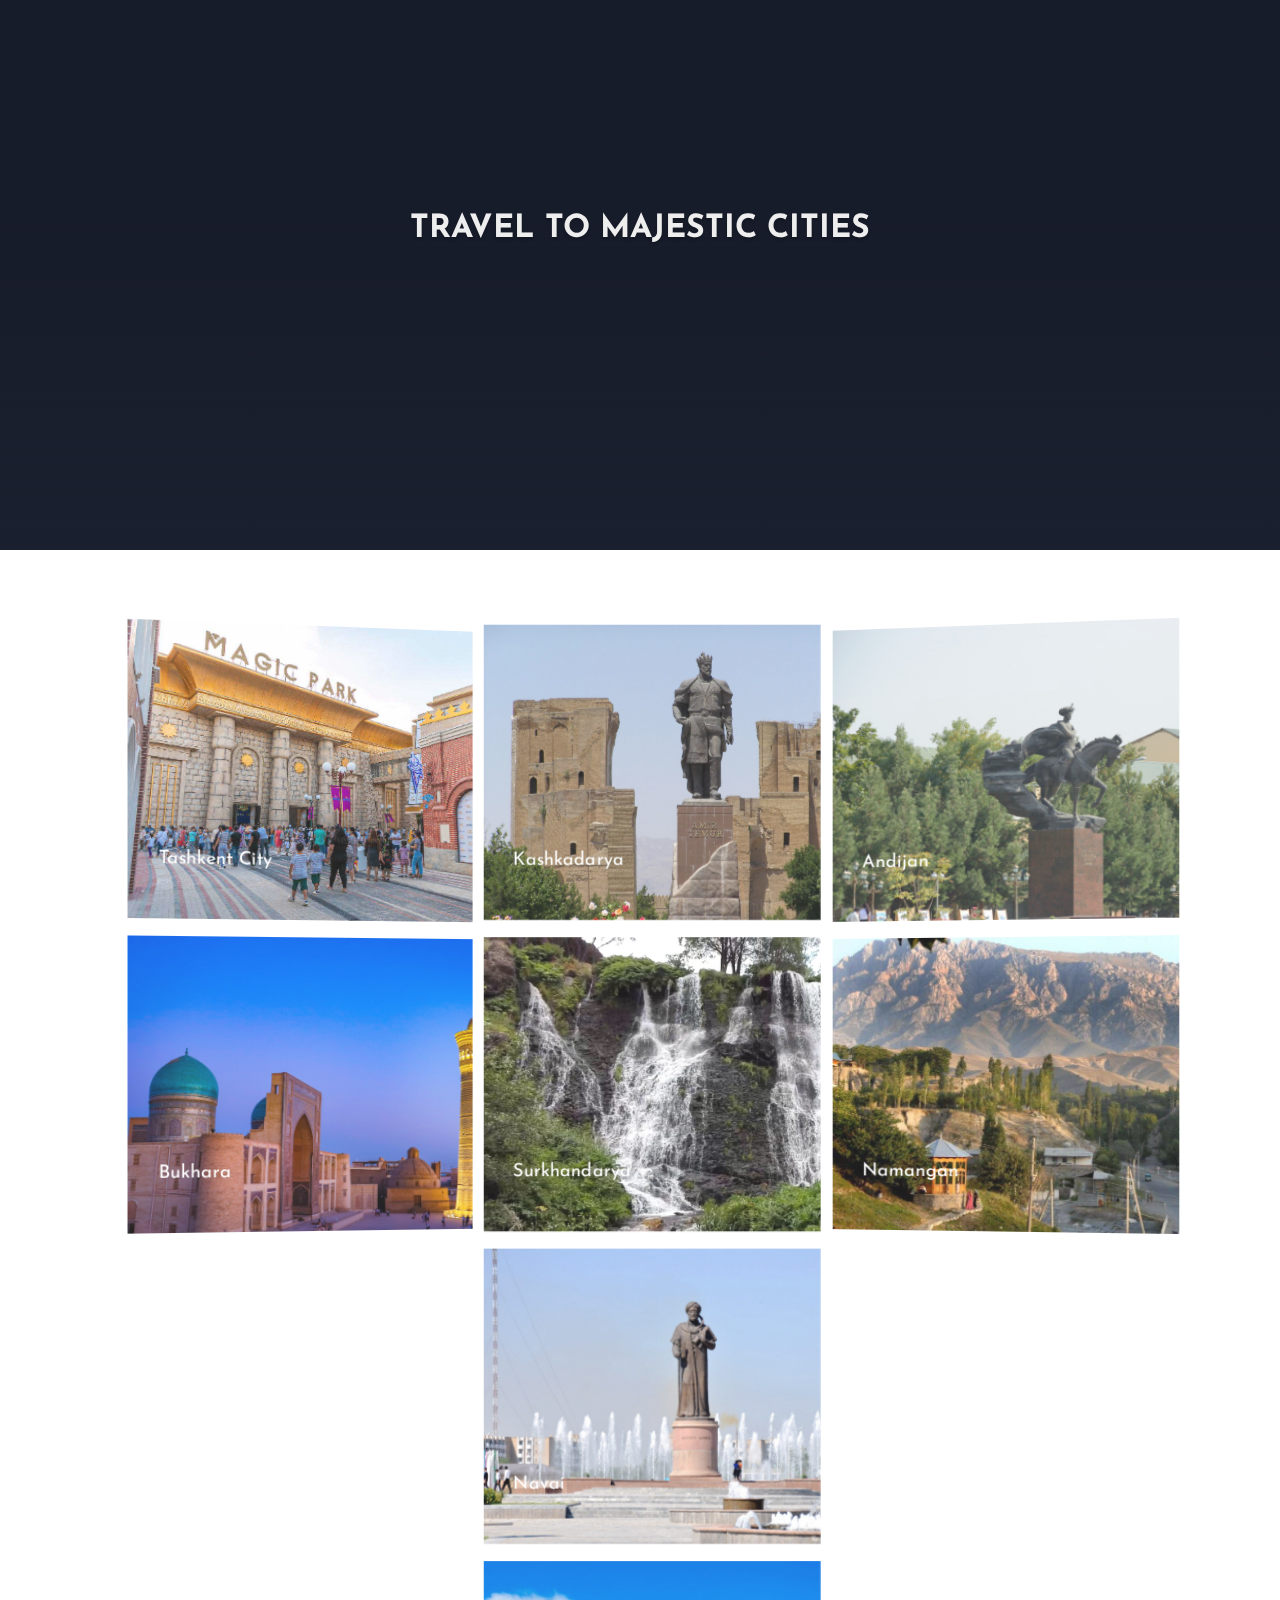
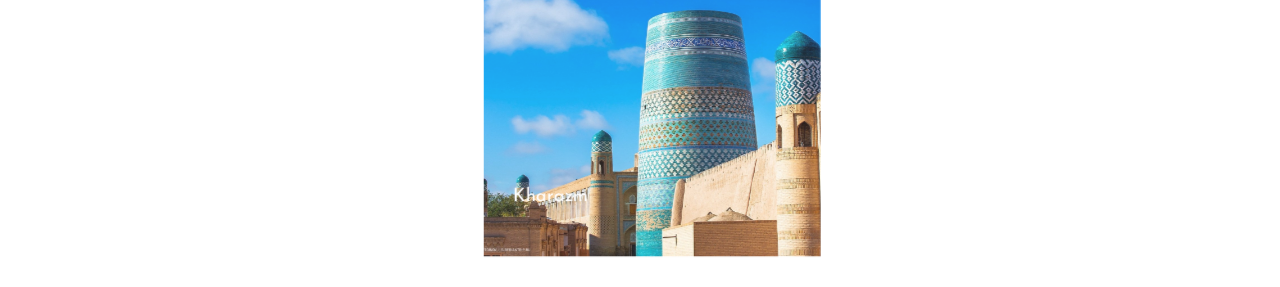
<file: tourly-master/more-destination/more_destination.html>
<!DOCTYPE html>
<html lang="en">
<head>
    <meta charset="UTF-8">
    <meta http-equiv="X-UA-Compatible" content="IE=edge">
    <meta name="viewport" content="width=device-width, initial-scale=1.0">
    <title>Kids - Travel agancy</title>

    <!--
      - favicon
    -->
    <link rel="shortcut icon" href="./favicon.svg" type="image/svg+xml">

    <!--
      - custom css link
    -->
    <link rel="stylesheet" href="../assets/css/more_destination_style.css">

    <!--
      - google font link
    -->
    <link rel="preconnect" href="https://fonts.googleapis.com">
    <link rel="preconnect" href="https://fonts.gstatic.com" crossorigin>
    <link
            href="https://fonts.googleapis.com/css2?family=Montserrat:wght@500;600;700;800&family=Poppins:wght@400;500;600;700&display=swap"
            rel="stylesheet">
</head>
<body>
<div class="header">

    <div class="info">
        <h1>TRAVEL TO MAJESTIC CITIES</h1>
    </div>
</div>
<section class="content">
    <div class="container">

        <div class="col">
            <a href="../regions/tashkent.html" >
            <div class="card-container" style="background-image: url('../regions/images/magic-park.jpg'); background-size: cover">
                <div class="overlay"></div>
                <div class="overlay"></div>
                <div class="overlay"></div>
                <div class="overlay"></div>
                <div class="card">
                    <h4>Tashkent City</h4>
                    <span class="chev">&rsaquo;</span>
                </div>
            </div>
            </a>
            <a href="../regions/bukhara.html">
            <div class="card-container" style="background-image: url('../regions/images/bukhara.jpg'); background-size: cover">
                <div class="overlay"></div>
                <div class="overlay"></div>
                <div class="overlay"></div>
                <div class="overlay"></div>
                <div class="card">
                    <h4>Bukhara</h4>
                    <span class="chev">&rsaquo;</span>
                </div>
            </div>
            </a>

            <a href="../regions/samarqand.html">
            <div class="card-container" style="background-image: url('https://islam.ru/sites/default/files/img/history/2011/11/registan_big.jpg'); background-size: cover">
                <div class="overlay"></div>
                <div class="overlay"></div>
                <div class="overlay"></div>
                <div class="overlay"></div>
                <div class="card">
                    <h4>Samarkand</h4>
                    <span class="chev">&rsaquo;</span>
                </div>
            </div>
            </a>


            <a href="../regions/jizzax.html">
            <div class="card-container" style="background-image: url('https://xs.uz/upload/post/2018/06/4/f4344407ec353054b8f3026a704706f60604.jpg'); background-size: cover">
                <div class="overlay"></div>
                <div class="overlay"></div>
                <div class="overlay"></div>
                <div class="overlay"></div>
                <div class="card">
                    <h4>Jizzakh</h4>
                    <span class="chev">&rsaquo;</span>
                </div>
            </div>
            </a>

        </div>

        <div class="col">

            <a href="../regions/qashqadaryo.html">
            <div class="card-container" style="background-image: url('../regions/images/amir-temur.jpg'); background-size: cover">
                <div class="overlay"></div>
                <div class="overlay"></div>
                <div class="overlay"></div>
                <div class="overlay"></div>
                <div class="card">
                    <h4>Kashkadarya</h4>
                    <span class="chev">&rsaquo;</span>
                </div>
            </div>
            </a>

            <a href="../regions/surxondaryo.html">
            <div class="card-container" style="background-image: url('../regions/images/surxon.jpg'); background-size: cover">
                <div class="overlay"></div>
                <div class="overlay"></div>
                <div class="overlay"></div>
                <div class="overlay"></div>
                <div class="card">
                    <h4>Surkhandarya</h4>
                    <span class="chev">&rsaquo;</span>
                </div>
            </div>
            </a>

            <a href="../regions/navoiy.html">
            <div class="card-container" style="background-image: url('../regions/images/navoi.jpg'); background-size: cover">
                <div class="overlay"></div>
                <div class="overlay"></div>
                <div class="overlay"></div>
                <div class="overlay"></div>
                <div class="card">
                    <h4>Navai</h4>
                    <span class="chev">&rsaquo;</span>
                </div>
            </div>
            </a>

            <a href="../regions/xorazm.html">
            <div class="card-container" style="background-image: url('../regions/images/xorazm.jpg'); background-size: cover">
                <div class="overlay"></div>
                <div class="overlay"></div>
                <div class="overlay"></div>
                <div class="overlay"></div>
                <div class="card">
                    <h4>Kharazm</h4>
                    <span class="chev">&rsaquo;</span>
                </div>
            </div>
            </a>
        </div>


        <div class="col">

            <a href="../regions/andijon.html">
            <div class="card-container" style="background-image: url('../regions/images/andijan-bobur.jpg'); background-size: cover">
                <div class="overlay"></div>
                <div class="overlay"></div>
                <div class="overlay"></div>
                <div class="overlay"></div>
                <div class="card">
                    <h4>Andijan</h4>
                    <span class="chev">&rsaquo;</span>
                </div>
            </div>
            </a>

            <a href="../regions/namangan.html">
            <div class="card-container" style="background-image: url('../regions/images/namangan.jpg'); background-size: cover">
                <div class="overlay"></div>
                <div class="overlay"></div>
                <div class="overlay"></div>
                <div class="overlay"></div>
                <div class="card">
                    <h4>Namangan</h4>
                    <span class="chev">&rsaquo;</span>
                </div>
            </div>
            </a>

            <a href="../regions/fargona.html">
            <div class="card-container" style="background-image: url('https://storage.kun.uz/source/1/X1ARb9hOv9Y_Po_Tsfdt8r1qs3JLEhoa.jpg'); background-size: cover">
                <div class="overlay"></div>
                <div class="overlay"></div>
                <div class="overlay"></div>
                <div class="overlay"></div>
                <div class="card">
                    <h4>Fergana</h4>
                    <span class="chev">&rsaquo;</span>
                </div>
            </div>
            </a>

        </div>

    </div>
</section>
</body>
</html>
</file>
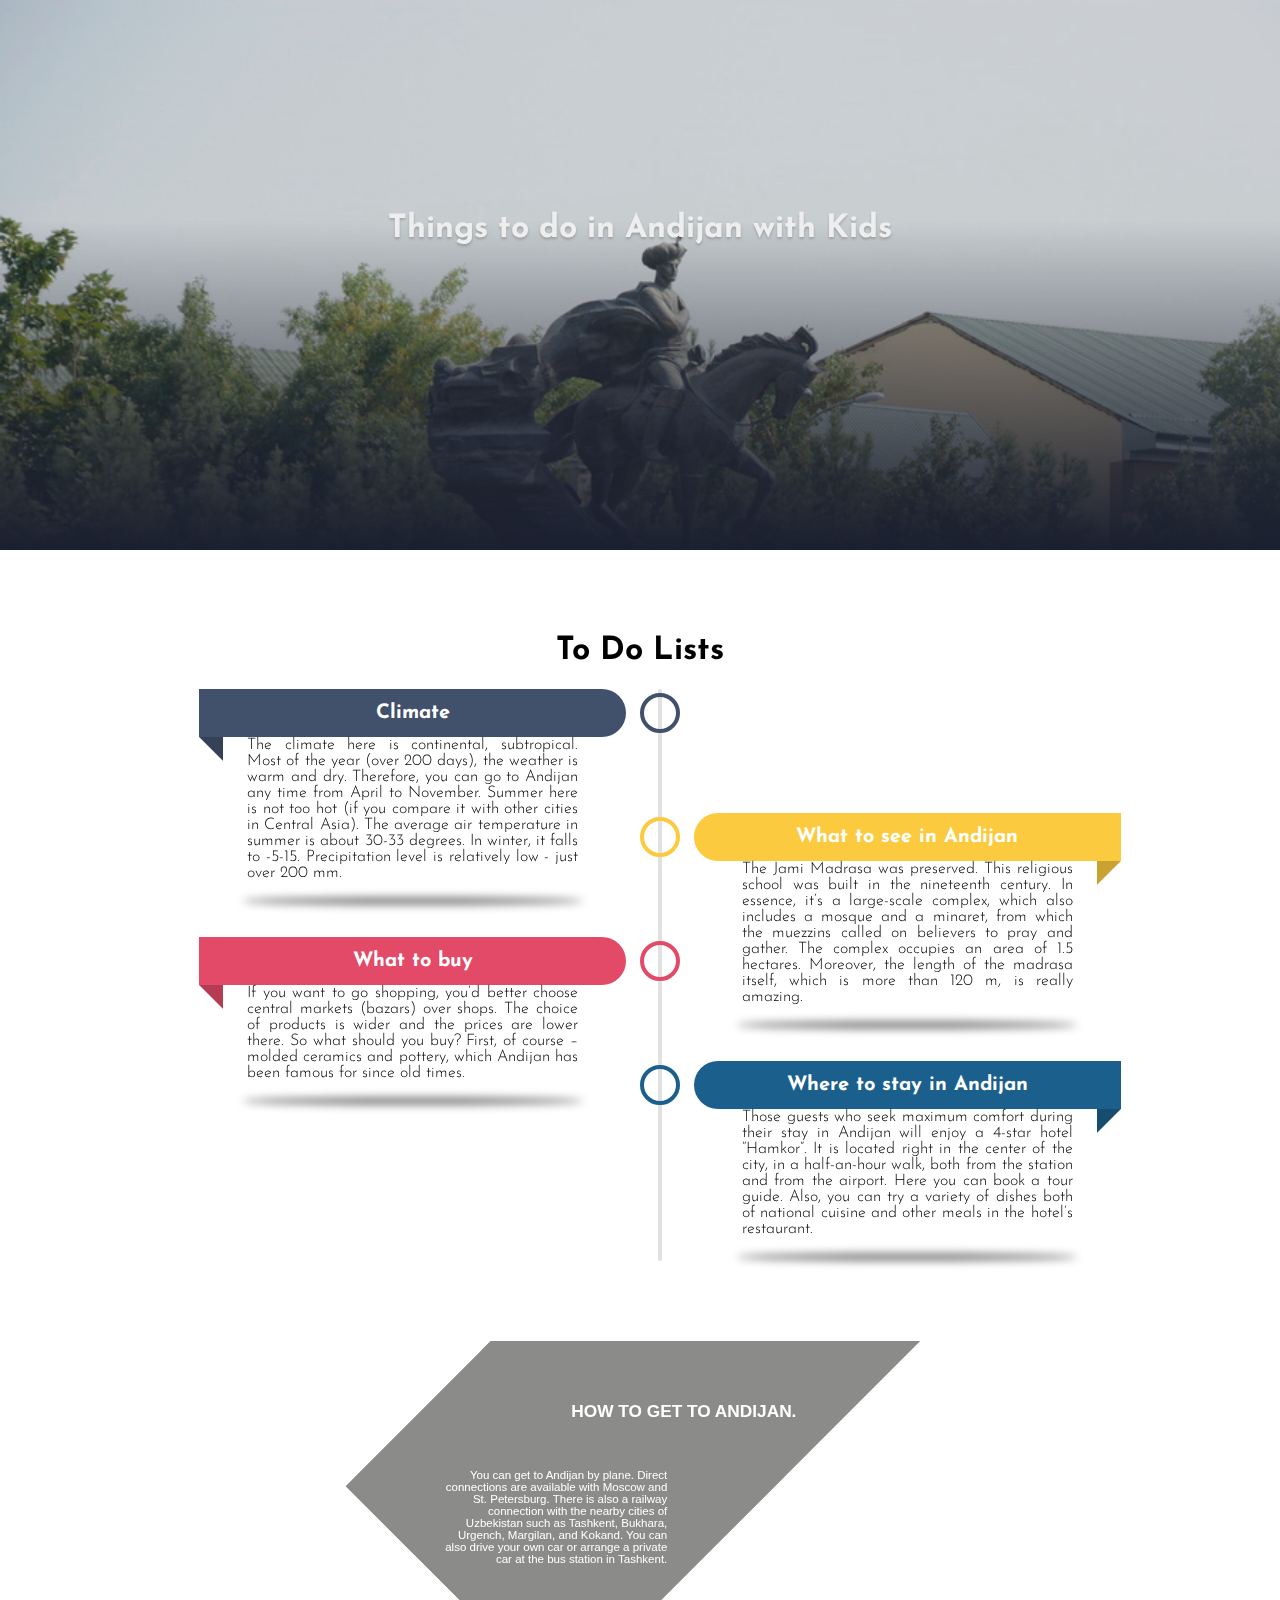
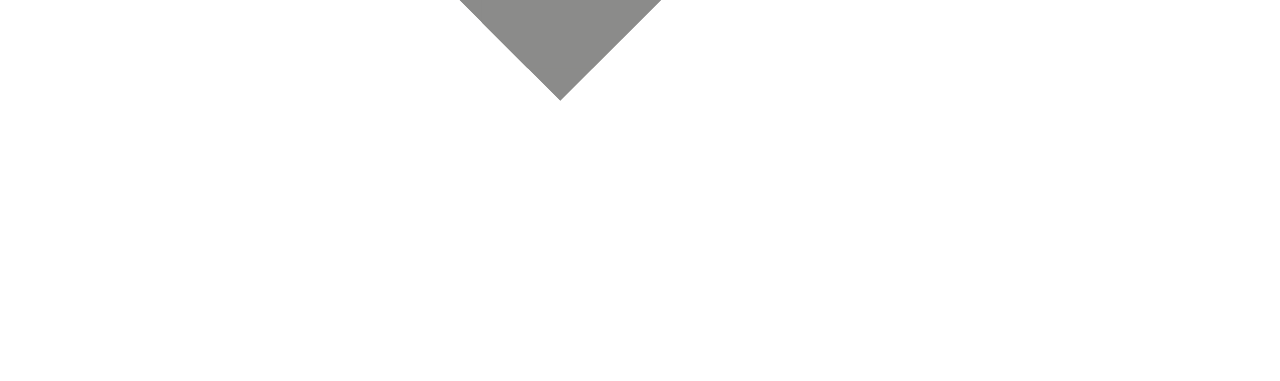
<file: tourly-master/regions/andijon.html>
<!DOCTYPE html>
<html lang="en">
<head>

    <title>Kids - Travel agancy</title>
    <meta charset="UTF-8">
    <link rel="stylesheet" href="./css/andijon.css">
</head>
<body>
<div class="header">
    <div class="info">
        <h1>Things to do in Andijan with Kids</h1>
    </div>
</div>
<section class="content">
    <h1>To Do Lists</h1>
    <ul>
        <li style="--accent-color:#41516C">
            <div class="date">Climate</div>
            <div class="descr">
                The climate here is continental, subtropical.
                Most of the year (over 200 days), the weather is warm and dry.
                Therefore, you can go to Andijan any time from April to November.
                Summer here is not too hot (if you compare it with other cities in Central Asia).
                The average air temperature in summer is about 30-33 degrees. In winter, it falls to -5-15.
                Precipitation level is relatively low - just over 200 mm.
            </div>
        </li>
        <li style="--accent-color:#FBCA3E">
            <div class="date">What to see in Andijan</div>
            <div class="descr">
                The Jami Madrasa was preserved. This religious school was built in the nineteenth century.
                In essence, it’s a large-scale complex, which also includes a mosque and a minaret, from which
                the muezzins called on believers to pray and gather. The complex occupies an area of 1.5 hectares.
                Moreover, the length of the madrasa itself, which is more than 120 m, is really amazing.
            </div>
        </li>
        <li style="--accent-color:#E24A68">
            <div class="date">What to buy</div>
            <div class="descr">
                If you want to go shopping, you’d better choose central markets (bazars) over shops.
                The choice of products is wider and the prices are lower there. So what should you buy?
                First, of course – molded ceramics and pottery, which Andijan has been famous for since old times.
            </div>
        </li>
        <li style="--accent-color:#1B5F8C">
            <div class="date">Where to stay in Andijan</div>
            <div class="descr">
                Those guests who seek maximum comfort during their stay in Andijan will enjoy a 4-star hotel “Hamkor”.
                It is located right in the center of the city, in a half-an-hour walk, both from the station and from the airport.
                Here you can book a tour guide. Also, you can try a variety of dishes both of national cuisine and other meals in the hotel’s restaurant.
            </div>
        </li>
    </ul>
</section>
<div class="c-heroImageGrid">
    <div class="container">
        <div class="column"></div>
        <div class="column">
            <div class="row"></div>
            <div class="row">
                <div>
                    <div class="text">
                        <h6>
                            How to get to Andijan.
                        </h6>
                        <p>
                            You can get to Andijan by plane. Direct connections are available
                            with Moscow and St. Petersburg. There is also a railway connection
                            with the nearby cities of Uzbekistan such as Tashkent, Bukhara, Urgench,
                            Margilan, and Kokand. You can also drive your own car or arrange a private car
                            at the bus station in Tashkent.
                        </p>
                    </div>
                </div>
                <div></div>
            </div>
            <div class="row"></div>
        </div>
    </div>
</div>
</body>
</html>
</file>
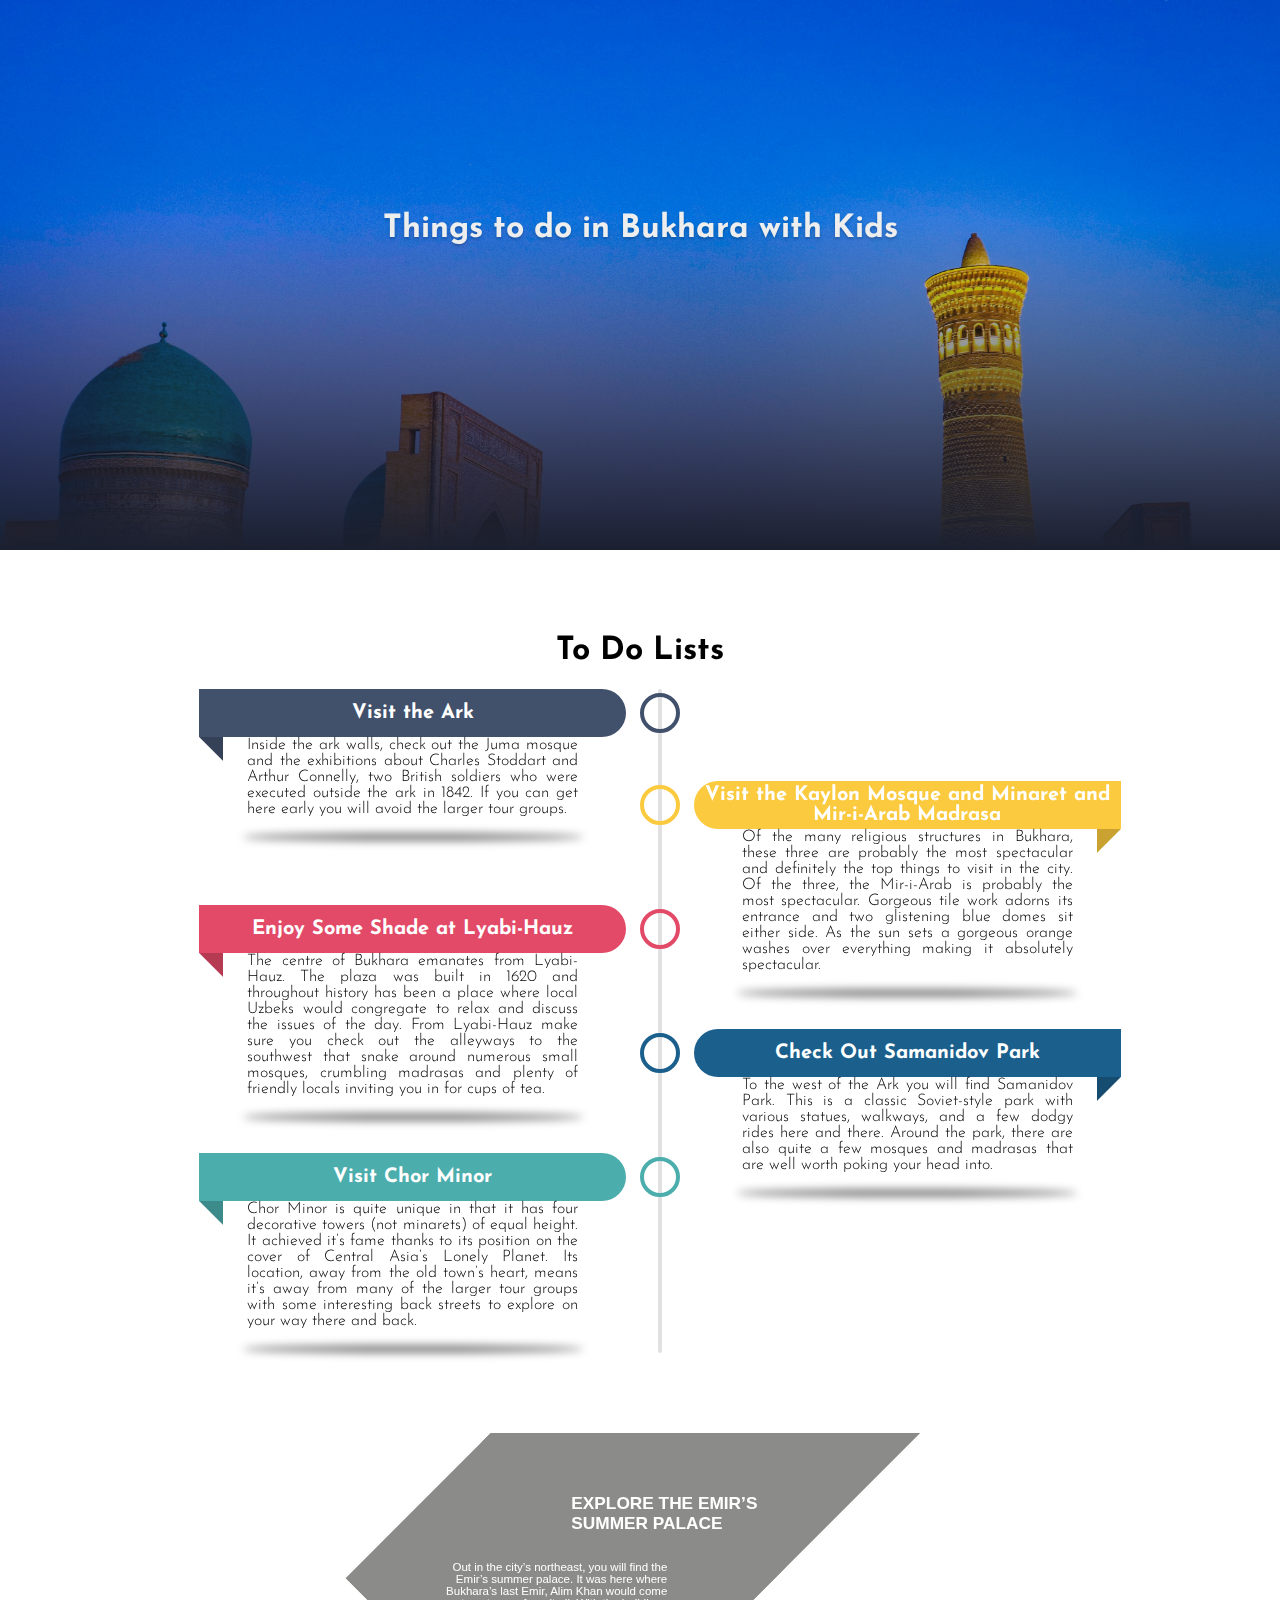
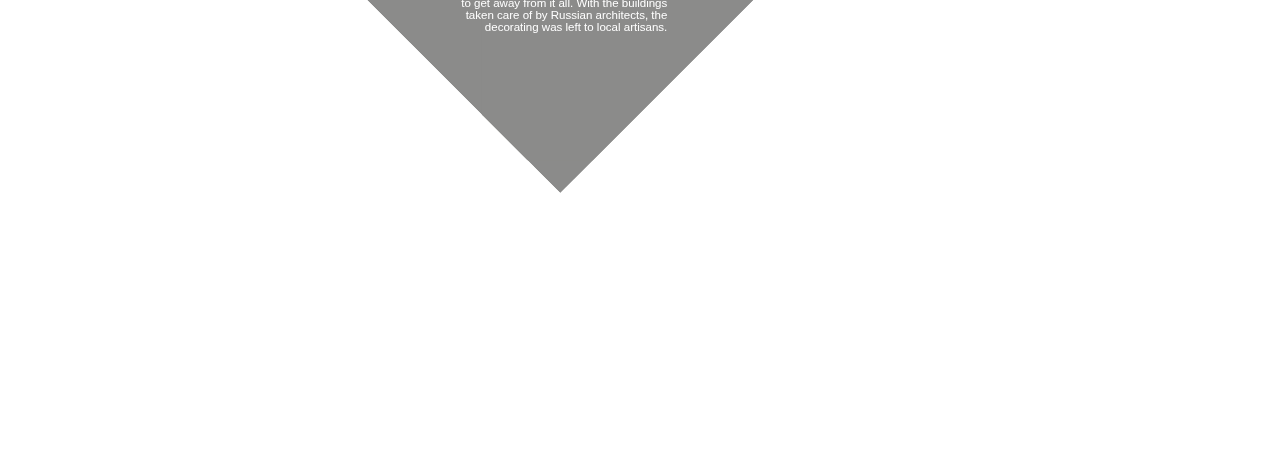
<file: tourly-master/regions/bukhara.html>
<!DOCTYPE html>
<html lang="en">
<head>
  <title>Kids - Travel agancy</title>
  <meta charset="UTF-8">
  <link rel="stylesheet" href="./css/bukhara_style.css">
</head>
<body>
<div class="header">
  <div class="info">
    <h1>Things to do in Bukhara with Kids</h1>
  </div>
</div>
<section class="content">
  <h1>To Do Lists</h1>
  <ul>
    <li style="--accent-color:#41516C">
      <div class="date">Visit the Ark</div>
      <div class="descr">
        Inside the ark walls, check out the Juma mosque and the exhibitions about Charles Stoddart and Arthur Connelly,
        two British soldiers who were executed outside the ark in 1842.
        If you can get here early you will avoid the larger tour groups.
      </div>
    </li>
    <li style="--accent-color:#FBCA3E">
      <div class="date">Visit the Kaylon Mosque and Minaret and Mir-i-Arab Madrasa </div>
      <div class="descr">
        Of the many religious structures in Bukhara, these three are probably
        the most spectacular and definitely the top things to visit in the city.
        Of the three, the Mir-i-Arab is probably the most spectacular.
        Gorgeous tile work adorns its entrance and two glistening blue domes sit either side.
        As the sun sets a gorgeous orange washes over everything making it absolutely spectacular.
      </div>
    </li>
    <li style="--accent-color:#E24A68">
      <div class="date">Enjoy Some Shade at Lyabi-Hauz</div>
      <div class="descr">
        The centre of Bukhara emanates from Lyabi-Hauz.
        The plaza was built in 1620 and throughout history has been a place where
        local Uzbeks would congregate to relax and discuss the issues of the day.
        From Lyabi-Hauz make sure you check out the alleyways to the southwest that snake
        around numerous small mosques, crumbling madrasas and plenty of friendly locals inviting you in for cups of tea.
      </div>
    </li>
    <li style="--accent-color:#1B5F8C">
      <div class="date">Check Out Samanidov Park</div>
      <div class="descr">To the west of the Ark you will find Samanidov Park.
        This is a classic Soviet-style park with various statues, walkways,
        and a few dodgy rides here and there.
        Around the park, there are also quite a few mosques and madrasas that are well worth poking your head into.
      </div>
    </li>
    <li style="--accent-color:#4CADAD">
      <div class="date">Visit Chor Minor</div>
      <div class="descr">Chor Minor is quite unique in that it has four decorative
        towers (not minarets) of equal height. It achieved it’s fame thanks to its
        position on the cover of Central Asia’s Lonely Planet.
        Its location, away from the old town’s heart, means it’s away
        from many of the larger tour groups with some interesting back streets to explore on your way there and back.
      </div>
    </li>
  </ul>
</section>
<div class="c-heroImageGrid">
  <div class="container">
    <div class="column"></div>
    <div class="column">
      <div class="row"></div>
      <div class="row">
        <div>
          <div class="text">
            <h6>
              Explore the Emir’s Summer Palace
            </h6>
            <p>
              Out in the city’s northeast, you will find the Emir’s summer palace.
              It was here where Bukhara’s last Emir, Alim Khan would come to get away from it all.
              With the buildings taken care of by Russian architects, the decorating was left to local artisans.
            </p>
          </div>
        </div>
        <div></div>
      </div>
      <div class="row"></div>
    </div>
  </div>
</div>
</body>
</html>
</file>
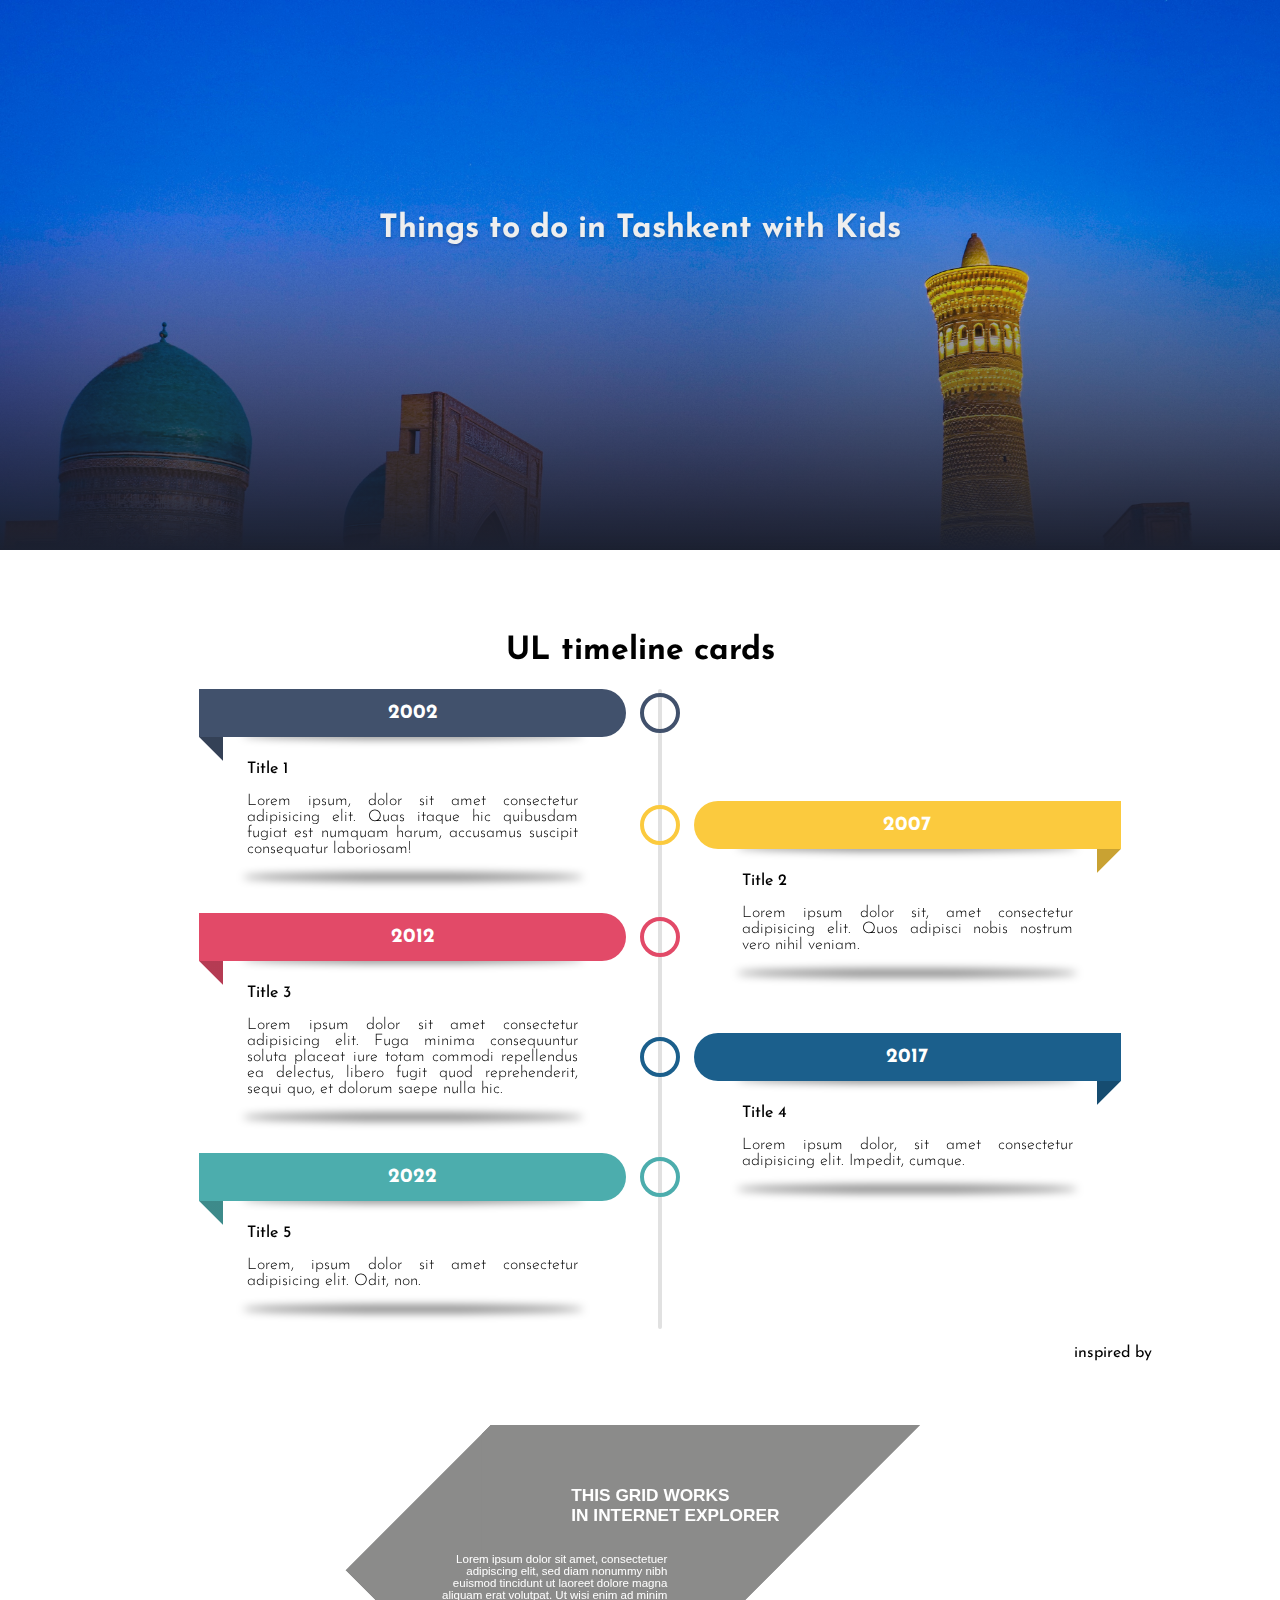
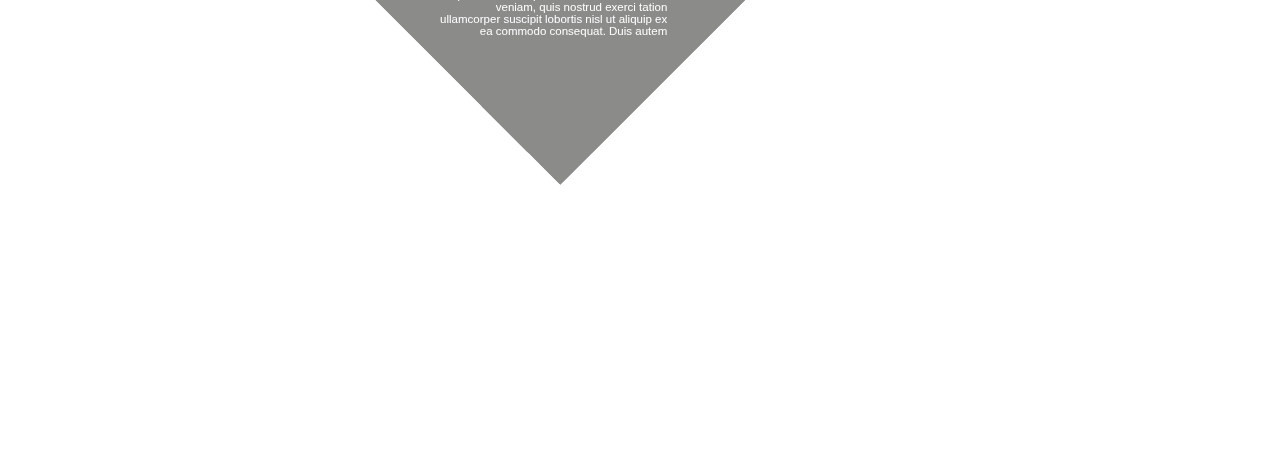
<file: tourly-master/regions/fargona.html>
<!DOCTYPE html>
<html lang="en">
<head>
    <title>Kids - Travel agancy</title>
    <meta charset="UTF-8">
    <link rel="stylesheet" href="./css/bukhara_style.css">
</head>
<body>
<div class="header">
    <div class="info">
        <h1>Things to do in Tashkent with Kids</h1>
    </div>
</div>
<section class="content">
    <h1>UL timeline cards</h1>
    <ul>
        <li style="--accent-color:#41516C">
            <div class="date">2002</div>
            <div class="title">Title 1</div>
            <div class="descr">Lorem ipsum, dolor sit amet consectetur adipisicing elit. Quas itaque hic quibusdam fugiat est numquam harum, accusamus suscipit consequatur laboriosam!</div>
        </li>
        <li style="--accent-color:#FBCA3E">
            <div class="date">2007</div>
            <div class="title">Title 2</div>
            <div class="descr">Lorem ipsum dolor sit, amet consectetur adipisicing elit. Quos adipisci nobis nostrum vero nihil veniam.</div>
        </li>
        <li style="--accent-color:#E24A68">
            <div class="date">2012</div>
            <div class="title">Title 3</div>
            <div class="descr">Lorem ipsum dolor sit amet consectetur adipisicing elit. Fuga minima consequuntur soluta placeat iure totam commodi repellendus ea delectus, libero fugit quod reprehenderit, sequi quo, et dolorum saepe nulla hic.</div>
        </li>
        <li style="--accent-color:#1B5F8C">
            <div class="date">2017</div>
            <div class="title">Title 4</div>
            <div class="descr">Lorem ipsum dolor, sit amet consectetur adipisicing elit. Impedit, cumque.</div>
        </li>
        <li style="--accent-color:#4CADAD">
            <div class="date">2022</div>
            <div class="title">Title 5</div>
            <div class="descr">Lorem, ipsum dolor sit amet consectetur adipisicing elit. Odit, non.</div>
        </li>
    </ul>
    <div class="credits"><a target="_blank" href="https://www.freepik.com/free-vector/infographic-template-with-yearly-info_1252895.htm">inspired by</a></div>
</section>
<div class="c-heroImageGrid">
    <div class="container">
        <div class="column"></div>
        <div class="column">
            <div class="row"></div>
            <div class="row">
                <div>
                    <div class="text">
                        <h6>
                            This grid works<br>
                            in Internet Explorer
                        </h6>
                        <p>
                            Lorem ipsum dolor sit amet, consectetuer
                            adipiscing elit, sed diam nonummy nibh
                            euismod tincidunt ut laoreet dolore magna
                            aliquam erat volutpat. Ut wisi enim ad
                            minim veniam, quis nostrud exerci tation
                            ullamcorper suscipit lobortis nisl ut aliquip
                            ex ea commodo consequat. Duis autem
                        </p>
                    </div>
                </div>
                <div></div>
            </div>
            <div class="row"></div>
        </div>
    </div>
</div>
</body>
</html>
</file>
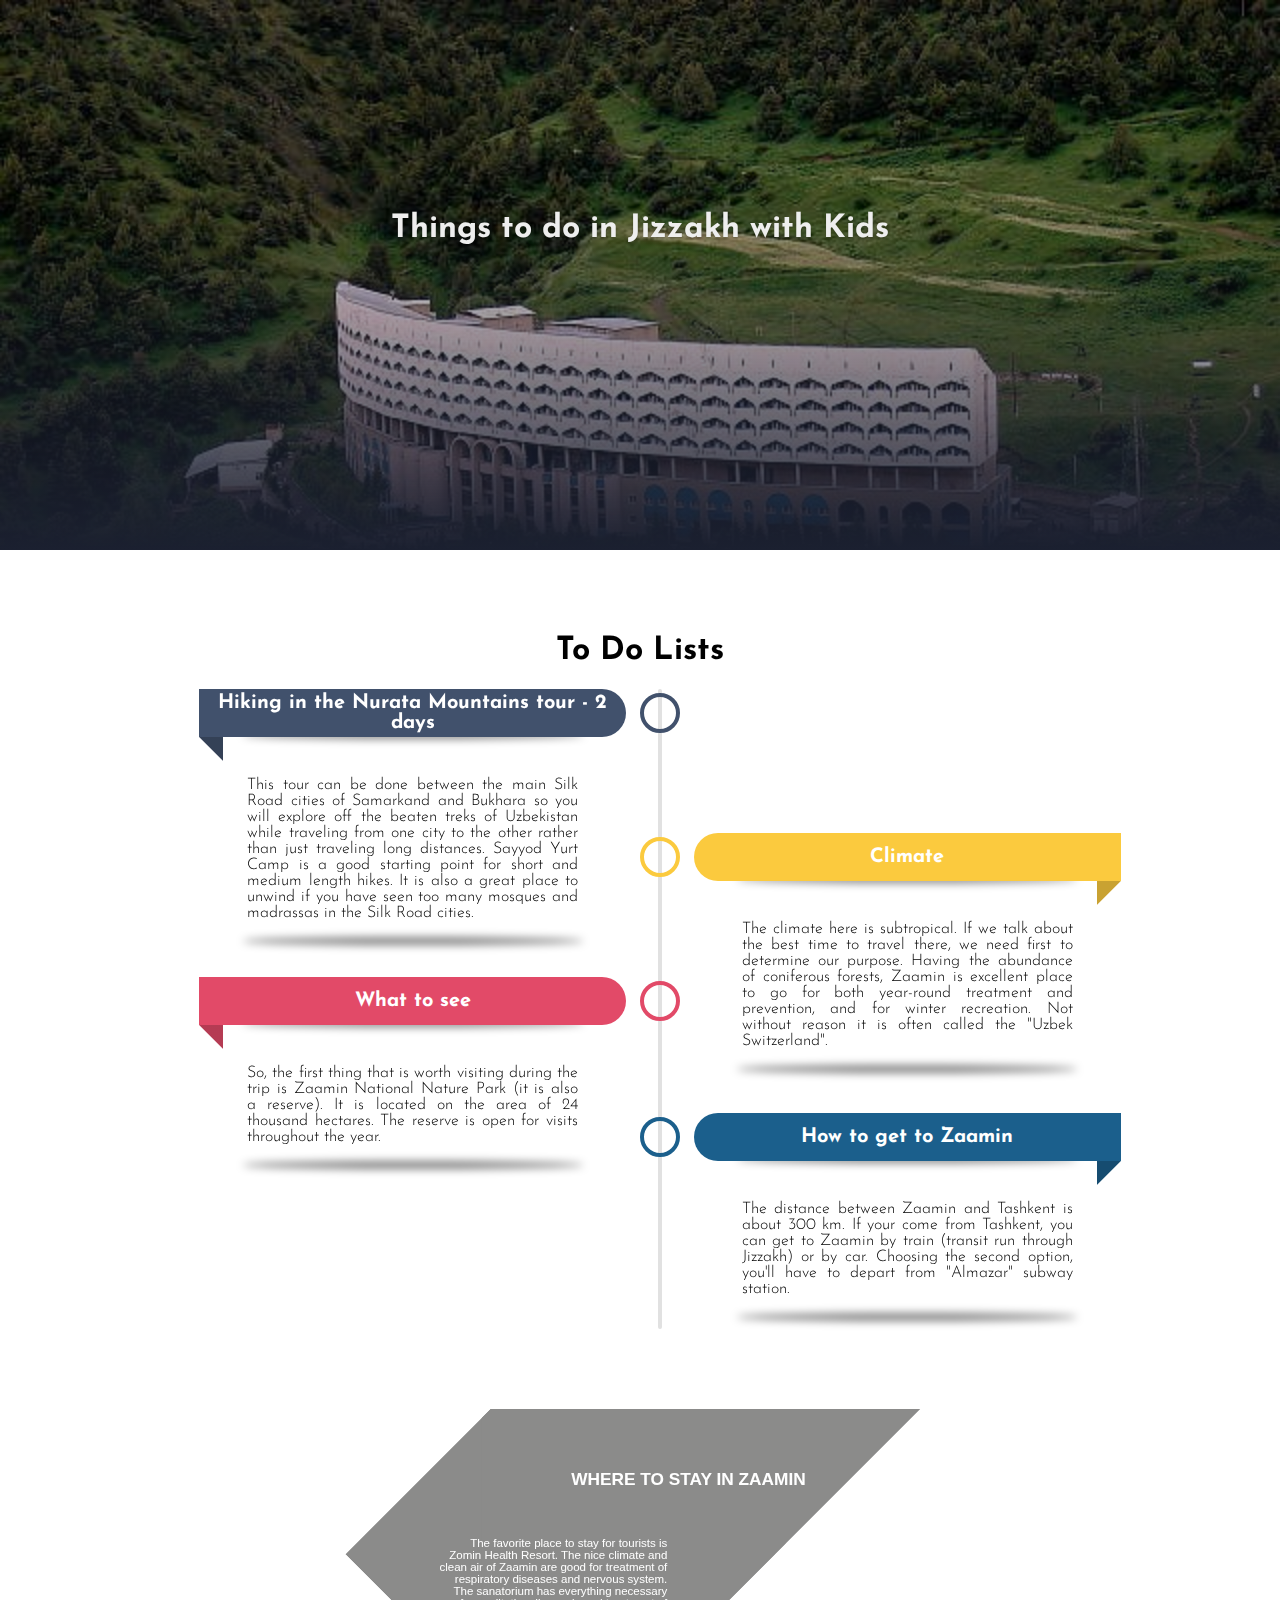
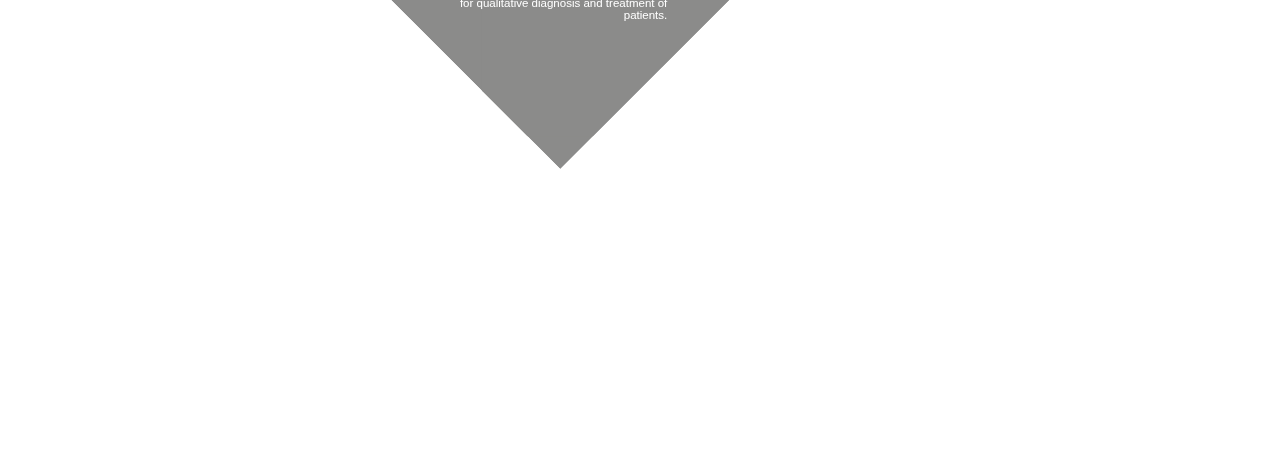
<file: tourly-master/regions/jizzax.html>
<!DOCTYPE html>
<html lang="en">
<head>
    <title>Kids - Travel agancy</title>
    <meta charset="UTF-8">
</head>
<body>

</body>
</html><!DOCTYPE html>
<html lang="en">
<head>
    <meta charset="UTF-8">
    <link rel="stylesheet" href="./css/jizzax_style.css">
</head>
<body>
<div class="header">
    <div class="info">
        <h1>Things to do in Jizzakh with Kids</h1>
    </div>
</div>
<section class="content">
    <h1>To Do Lists</h1>
    <ul>
        <li style="--accent-color:#41516C">
            <div class="date">Hiking in the Nurata Mountains tour - 2 days</div>
            <div class="title"></div>
            <div class="descr">
                This tour can be done between the main Silk Road cities of Samarkand
                and Bukhara so you will explore off the beaten treks of Uzbekistan while
                traveling from one city to the other rather than just traveling long distances.
                Sayyod Yurt Camp is a good starting point for short and medium length hikes. It is
                also a great place to unwind if you have seen too many mosques and madrassas in the Silk Road cities.
            </div>
        </li>
        <li style="--accent-color:#FBCA3E">
            <div class="date">Climate</div>
            <div class="title"></div>
            <div class="descr">
                The climate here is subtropical. If we talk about the best time to travel there,
                we need first to determine our purpose. Having the abundance of coniferous forests,
                Zaamin is excellent place to go for both year-round treatment and prevention, and for winter recreation.
                Not without reason it is often called the "Uzbek Switzerland".
            </div>
        </li>
        <li style="--accent-color:#E24A68">
            <div class="date">What to see</div>
            <div class="title"></div>
            <div class="descr">
                So, the first thing that is worth visiting during the trip is Zaamin National Nature Park (it is also a reserve). It is located on the area of 24 thousand hectares. The reserve is open for visits throughout the year.
            </div>
        </li>
        <li style="--accent-color:#1B5F8C">
            <div class="date">How to get to Zaamin</div>
            <div class="title"></div>
            <div class="descr">
                The distance between Zaamin and Tashkent is about 300 km. If your come from Tashkent, you can get to Zaamin by train (transit run through Jizzakh) or by car. Choosing the second option, you'll have to depart from "Almazar" subway station.
            </div>
        </li>
    </ul>
</section>
<div class="c-heroImageGrid">
    <div class="container">
        <div class="column"></div>
        <div class="column">
            <div class="row"></div>
            <div class="row">
                <div>
                    <div class="text">
                        <h6>
                            Where to stay in Zaamin
                        </h6>
                        <p>
                            The favorite place to stay for tourists is Zomin Health Resort. The nice climate and clean air of Zaamin are good for treatment of respiratory diseases and nervous system. The sanatorium has everything necessary for qualitative diagnosis and treatment of patients.

                        </p>
                    </div>
                </div>
                <div></div>
            </div>
            <div class="row"></div>
        </div>
    </div>
</div>
</body>
</html>
</file>
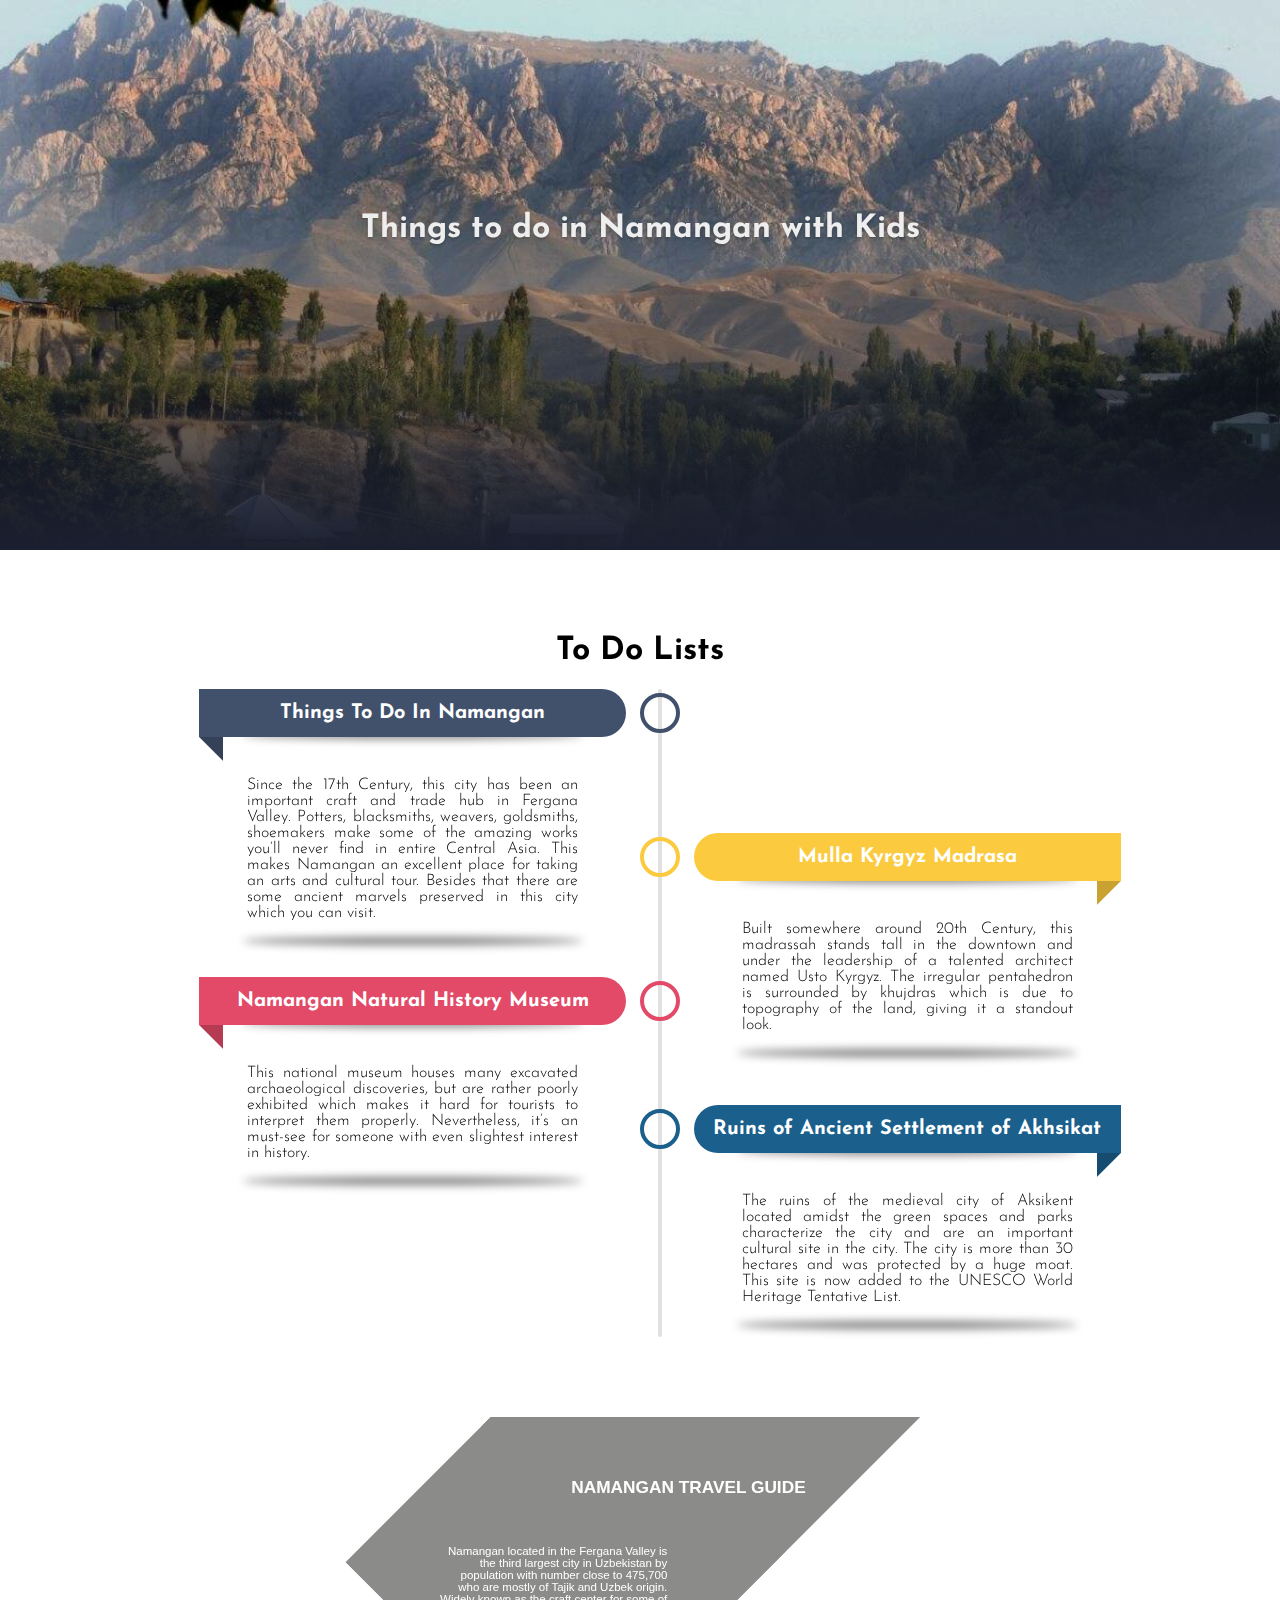
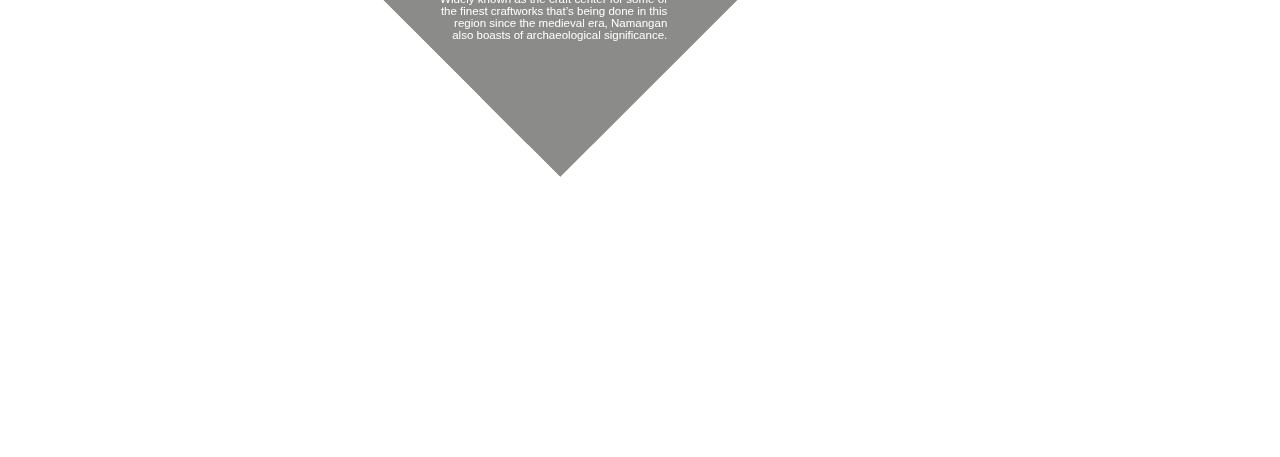
<file: tourly-master/regions/namangan.html>
<!DOCTYPE html>
<html lang="en">
<head>
    <title>Kids - Travel agancy</title>
    <meta charset="UTF-8">
    <link rel="stylesheet" href="./css/namangan.css">
</head>
<body>
<div class="header">
    <div class="info">
        <h1>Things to do in Namangan with Kids</h1>
    </div>
</div>
<section class="content">
    <h1>To Do Lists</h1>
    <ul>
        <li style="--accent-color:#41516C">
            <div class="date">Things To Do In Namangan</div>
            <div class="title"></div>
            <div class="descr">
                Since the 17th Century, this city has been an important craft and trade hub in Fergana Valley. Potters, blacksmiths, weavers, goldsmiths, shoemakers make some of the amazing works you’ll never find in entire Central Asia. This makes Namangan an excellent place for taking an arts and cultural tour. Besides that there are some ancient marvels preserved in this city which you can visit.
            </div>
        </li>
        <li style="--accent-color:#FBCA3E">
            <div class="date">Mulla Kyrgyz Madrasa</div>
            <div class="title"></div>
            <div class="descr">
                Built somewhere around 20th Century, this madrassah stands tall in the downtown and under the leadership of a talented architect named Usto Kyrgyz. The irregular pentahedron is surrounded by khujdras which is due to topography of the land, giving it a standout look.
            </div>
        </li>
        <li style="--accent-color:#E24A68">
            <div class="date">Namangan Natural History Museum</div>
            <div class="title"></div>
            <div class="descr">
                This national museum houses many excavated archaeological discoveries, but are rather poorly exhibited which makes it hard for tourists to interpret them properly. Nevertheless, it’s an must-see for someone with even slightest interest in history.
            </div>
        </li>
        <li style="--accent-color:#1B5F8C">
            <div class="date">Ruins of Ancient Settlement of Akhsikat</div>
            <div class="title"></div>
            <div class="descr">
                The ruins of the medieval city of Aksikent located amidst the green spaces and parks characterize the city and are an important cultural site in the city. The city is more than 30 hectares and was protected by a huge moat. This site is now added to the UNESCO World Heritage Tentative List.
            </div>
        </li>
    </ul>
</section>
<div class="c-heroImageGrid">
    <div class="container">
        <div class="column"></div>
        <div class="column">
            <div class="row"></div>
            <div class="row">
                <div>
                    <div class="text">
                        <h6>
                            Namangan travel guide
                        </h6>
                        <p>
                            Namangan located in the Fergana Valley is the third largest city in Uzbekistan by population with number close to 475,700 who are mostly of Tajik and Uzbek origin. Widely known as the craft center for some of the finest craftworks that’s being done in this region since the medieval era, Namangan also boasts of archaeological significance.
                        </p>
                    </div>
                </div>
                <div></div>
            </div>
            <div class="row"></div>
        </div>
    </div>
</div>
</body>
</html>
</file>
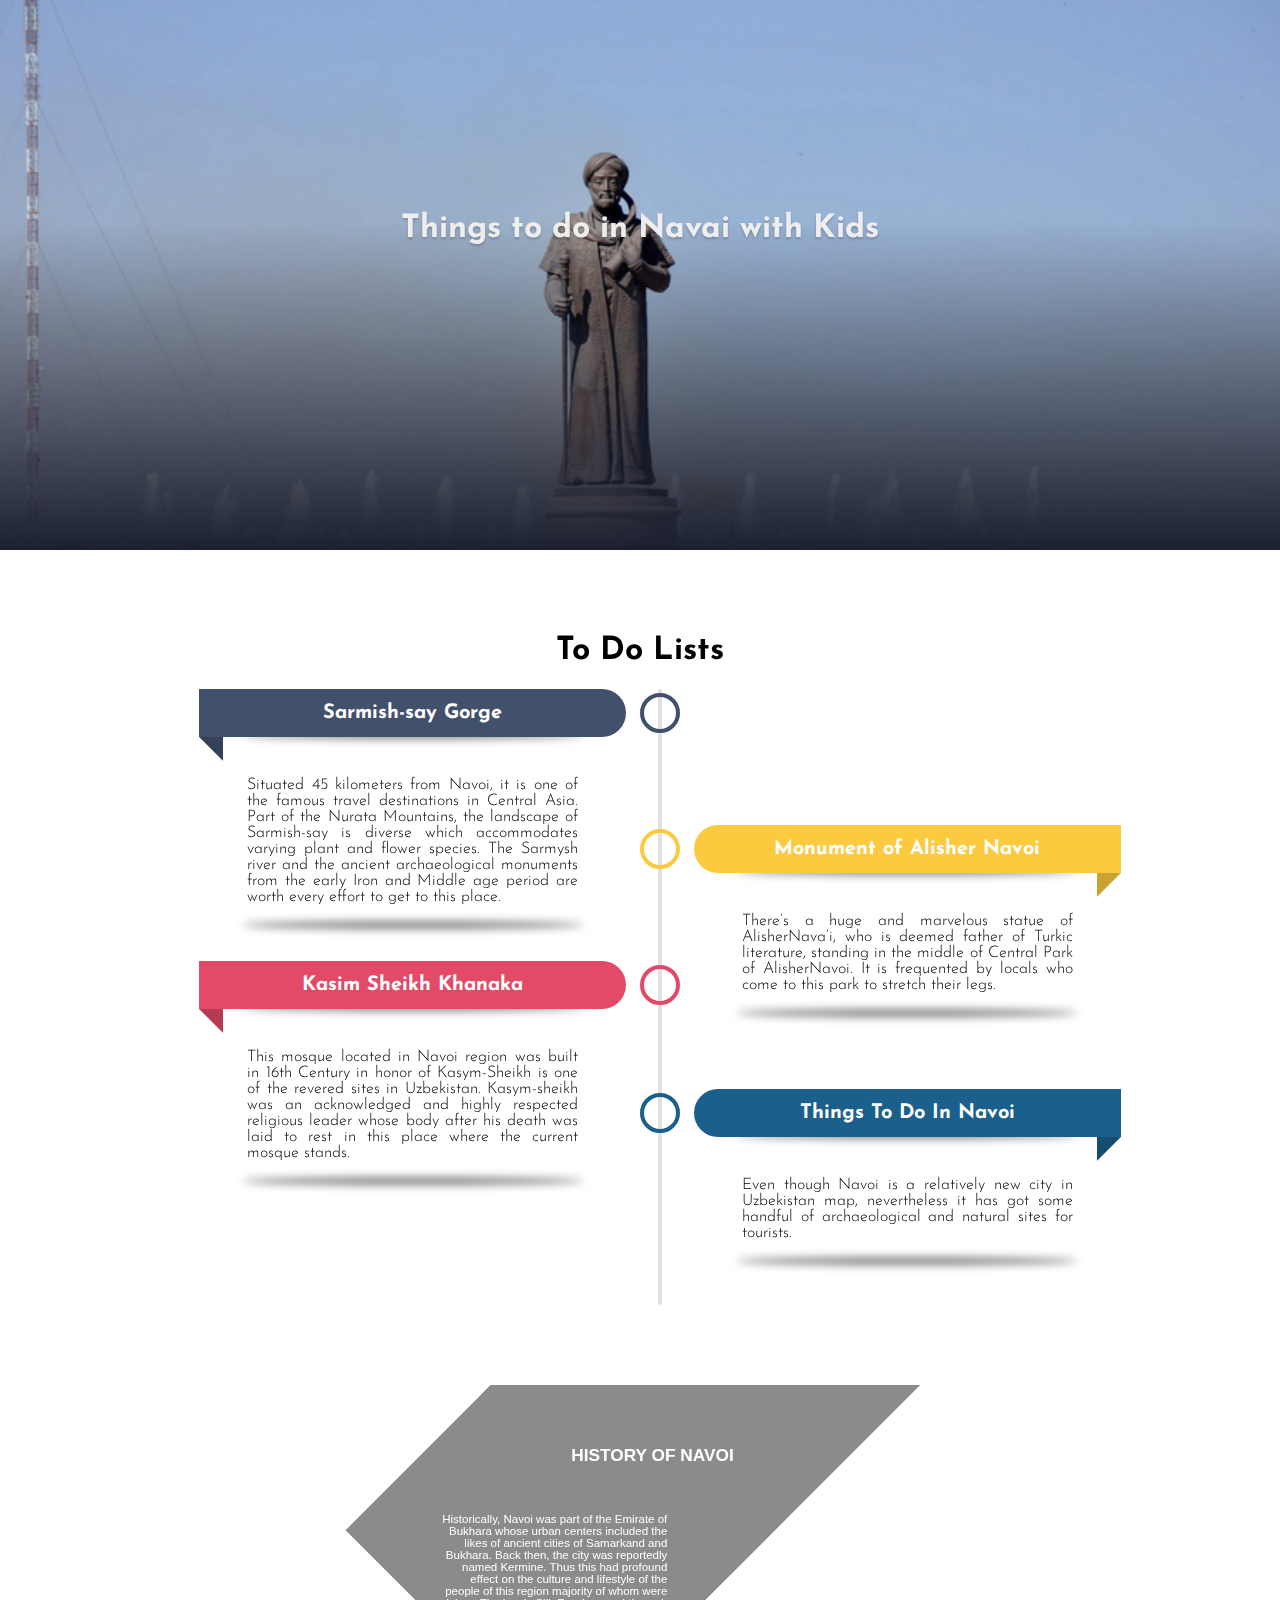
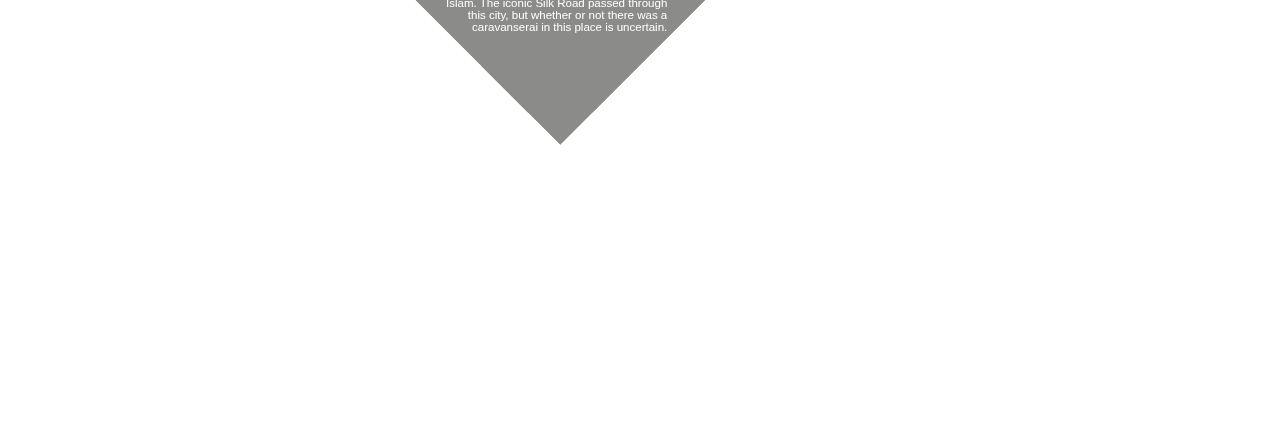
<file: tourly-master/regions/navoiy.html>
<!DOCTYPE html>
<html lang="en">
<head>
    <title>Kids - Travel agancy</title>
    <meta charset="UTF-8">
    <link rel="stylesheet" href="./css/navoiy.css">
</head>
<body>
<div class="header">
    <div class="info">
        <h1>Things to do in Navai with Kids</h1>
    </div>
</div>
<section class="content">
    <h1>To Do Lists</h1>
    <ul>
        <li style="--accent-color:#41516C">
            <div class="date">Sarmish-say Gorge</div>
            <div class="title"></div>
            <div class="descr">
                Situated 45 kilometers from Navoi, it is one of the famous travel destinations in Central Asia.
                Part of the Nurata Mountains, the landscape of Sarmish-say is diverse which accommodates varying
                plant and flower species. The Sarmysh river and the ancient archaeological monuments from the early
                Iron and Middle age period are worth every effort to get to this place.
            </div>
        </li>
        <li style="--accent-color:#FBCA3E">
            <div class="date">Monument of Alisher Navoi</div>
            <div class="title"></div>
            <div class="descr">
                There’s a huge and marvelous statue of AlisherNava’i, who is deemed father of Turkic literature,
                standing in the middle of Central Park of AlisherNavoi. It is frequented by locals who come to this park
                to stretch their legs.
            </div>
        </li>
        <li style="--accent-color:#E24A68">
            <div class="date">Kasim Sheikh Khanaka</div>
            <div class="title"></div>
            <div class="descr">
                This mosque located in Navoi region was built in 16th Century in honor of Kasym-Sheikh is one of the
                revered sites in Uzbekistan. Kasym-sheikh was an acknowledged and highly respected religious leader whose
                body after his death was laid to rest in this place where the current mosque stands.
            </div>
        </li>
        <li style="--accent-color:#1B5F8C">
            <div class="date">Things To Do In Navoi</div>
            <div class="title"></div>
            <div class="descr">
                Even though Navoi is a relatively new city in Uzbekistan map, nevertheless it has got some
                handful of archaeological and natural sites for tourists.
            </div>
        </li>
    </ul>
</section>
<div class="c-heroImageGrid">
    <div class="container">
        <div class="column"></div>
        <div class="column">
            <div class="row"></div>
            <div class="row">
                <div>
                    <div class="text">
                        <h6>
                            History Of Navoi
                        </h6>
                        <p>
                            Historically, Navoi was part of the Emirate of Bukhara whose urban
                            centers included the likes of ancient cities of Samarkand and Bukhara.
                            Back then, the city was reportedly named Kermine. Thus this had profound
                            effect on the culture and lifestyle of the people of this region majority
                            of whom were Islam. The iconic Silk Road passed through this city, but whether or
                            not there was a caravanserai in this place is uncertain.
                        </p>
                    </div>
                </div>
                <div></div>
            </div>
            <div class="row"></div>
        </div>
    </div>
</div>
</body>
</html>
</file>
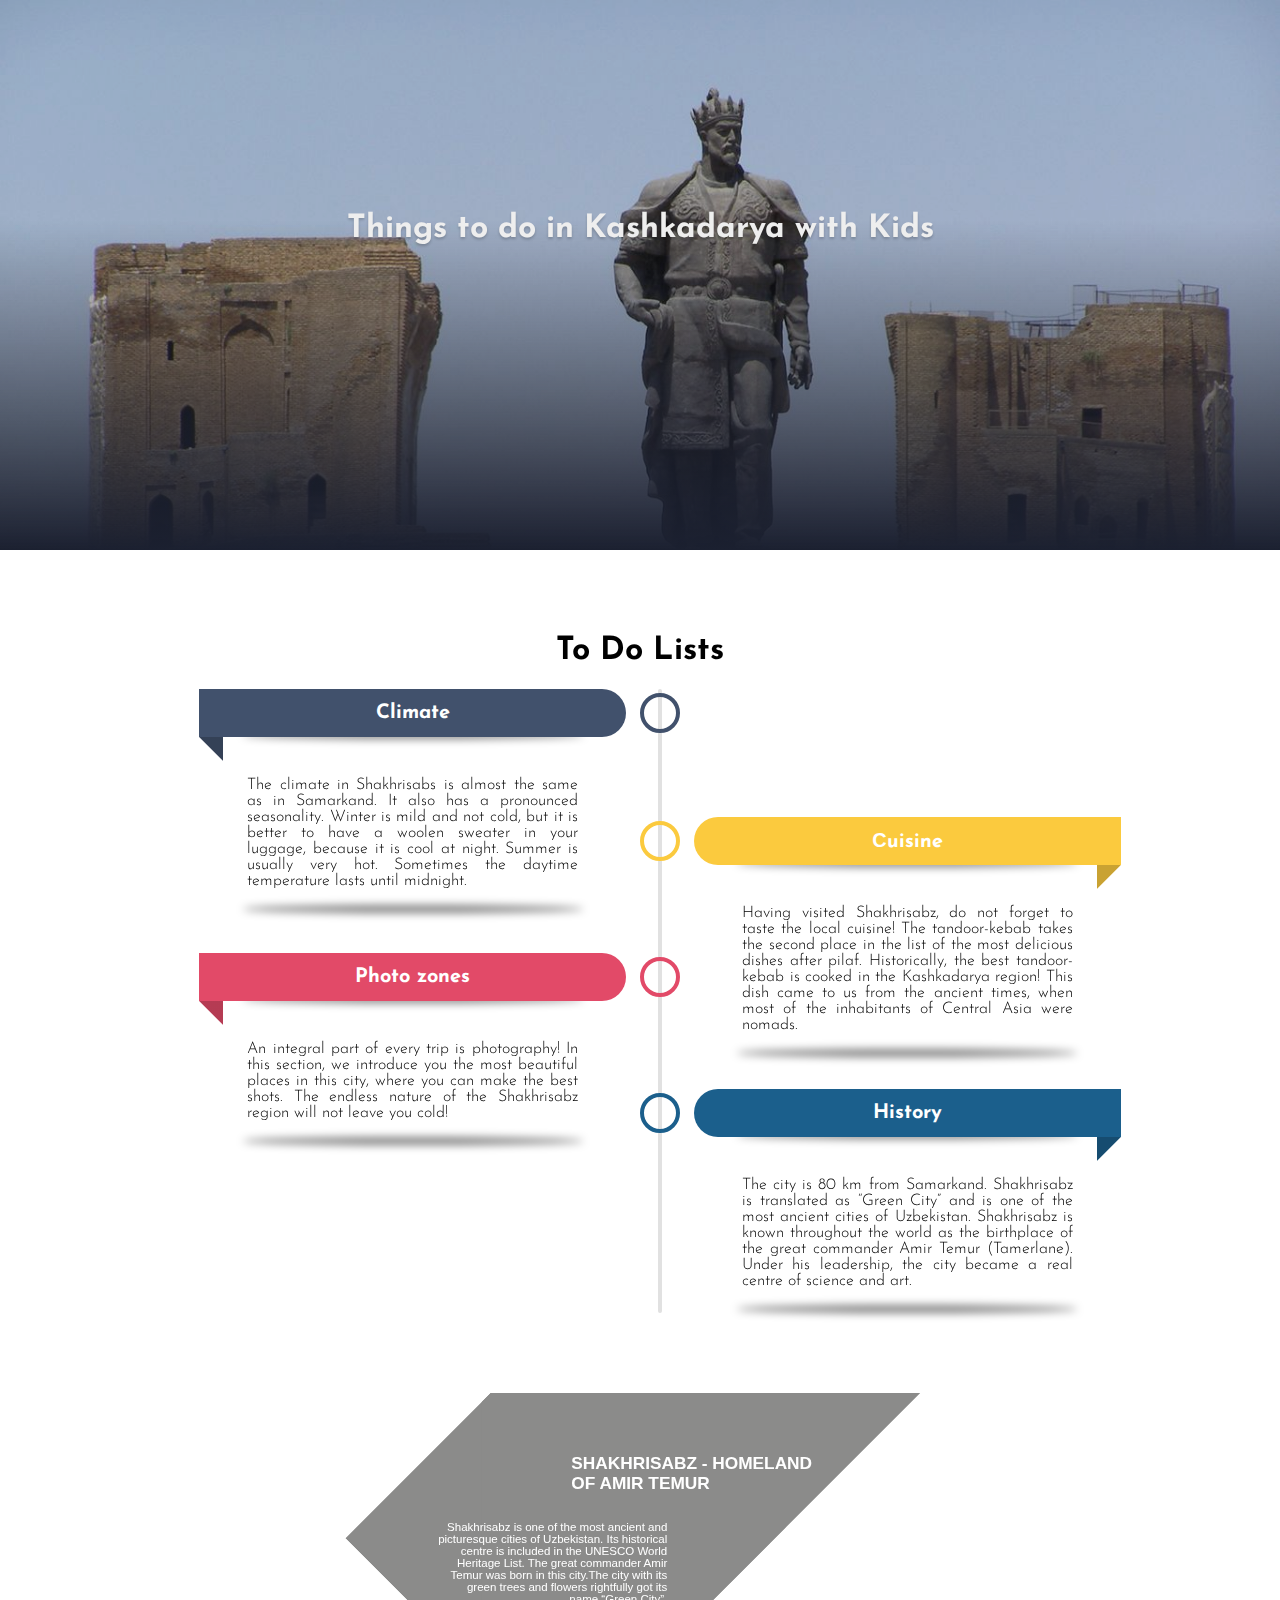
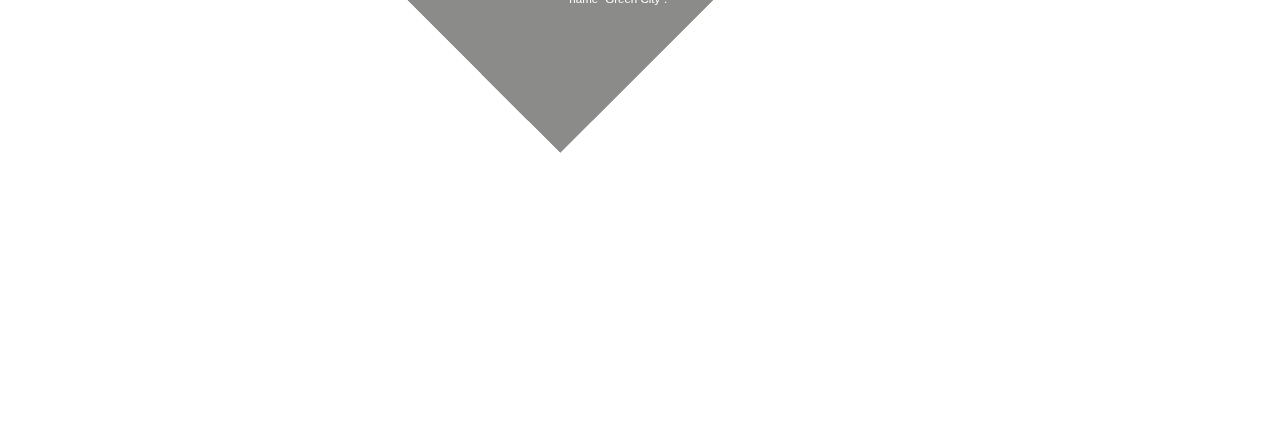
<file: tourly-master/regions/qashqadaryo.html>
<!DOCTYPE html>
<html lang="en">
<head>
    <title>Kids - Travel agancy</title>
    <meta charset="UTF-8">
    <link rel="stylesheet" href="./css/qashqadaryo.css">
</head>
<body>
<div class="header">
    <div class="info">
        <h1>Things to do in Kashkadarya with Kids</h1>
    </div>
</div>
<section class="content">
    <h1>To Do Lists</h1>
    <ul>
        <li style="--accent-color:#41516C">
            <div class="date">Climate</div>
            <div class="title"></div>
            <div class="descr">
                The climate in Shakhrisabs is almost the same as in Samarkand.
                It also has a pronounced seasonality. Winter is mild and not cold,
                but it is better to have a woolen sweater in your luggage, because it is cool at night.
                Summer is usually very hot. Sometimes the daytime temperature lasts until midnight.
            </div>
        </li>
        <li style="--accent-color:#FBCA3E">
            <div class="date">Сuisine</div>
            <div class="title"></div>
            <div class="descr">
                Having visited Shakhrisabz, do not forget to taste the local cuisine!
                The tandoor-kebab takes the second place in the list of the most delicious
                dishes after pilaf. Historically, the best tandoor-kebab is cooked in the Kashkadarya region!
                This dish came to us from the ancient times, when most of the inhabitants of Central Asia were nomads.
            </div>
        </li>
        <li style="--accent-color:#E24A68">
            <div class="date">Photo zones</div>
            <div class="title"></div>
            <div class="descr">An integral part of every trip is photography! In this section, we introduce you the most beautiful places in this city, where you can make the best shots.
                The endless nature of the Shakhrisabz region will not leave you cold!</div>
        </li>
        <li style="--accent-color:#1B5F8C">
            <div class="date">History</div>
            <div class="title"></div>
            <div class="descr">
                The city is 80 km from Samarkand. Shakhrisabz is translated as “Green City” and is one of the most ancient cities of Uzbekistan.
                Shakhrisabz is known throughout the world as the birthplace of the great commander Amir Temur (Tamerlane). Under his leadership, the city became a real centre of science and art.
            </div>
        </li>
    </ul>
</section>
<div class="c-heroImageGrid">
    <div class="container">
        <div class="column"></div>
        <div class="column">
            <div class="row"></div>
            <div class="row">
                <div>
                    <div class="text">
                        <h6>
                            Shakhrisabz - Homeland of Amir Temur
                        </h6>
                        <p>
                            Shakhrisabz is one of the most ancient and picturesque cities of Uzbekistan. Its historical centre is included in the UNESCO World Heritage List. The great commander Amir Temur was born in this city.The city with its green trees and flowers rightfully got its name “Green City”.
                        </p>
                    </div>
                </div>
                <div></div>
            </div>
            <div class="row"></div>
        </div>
    </div>
</div>
</body>
</html>
</file>
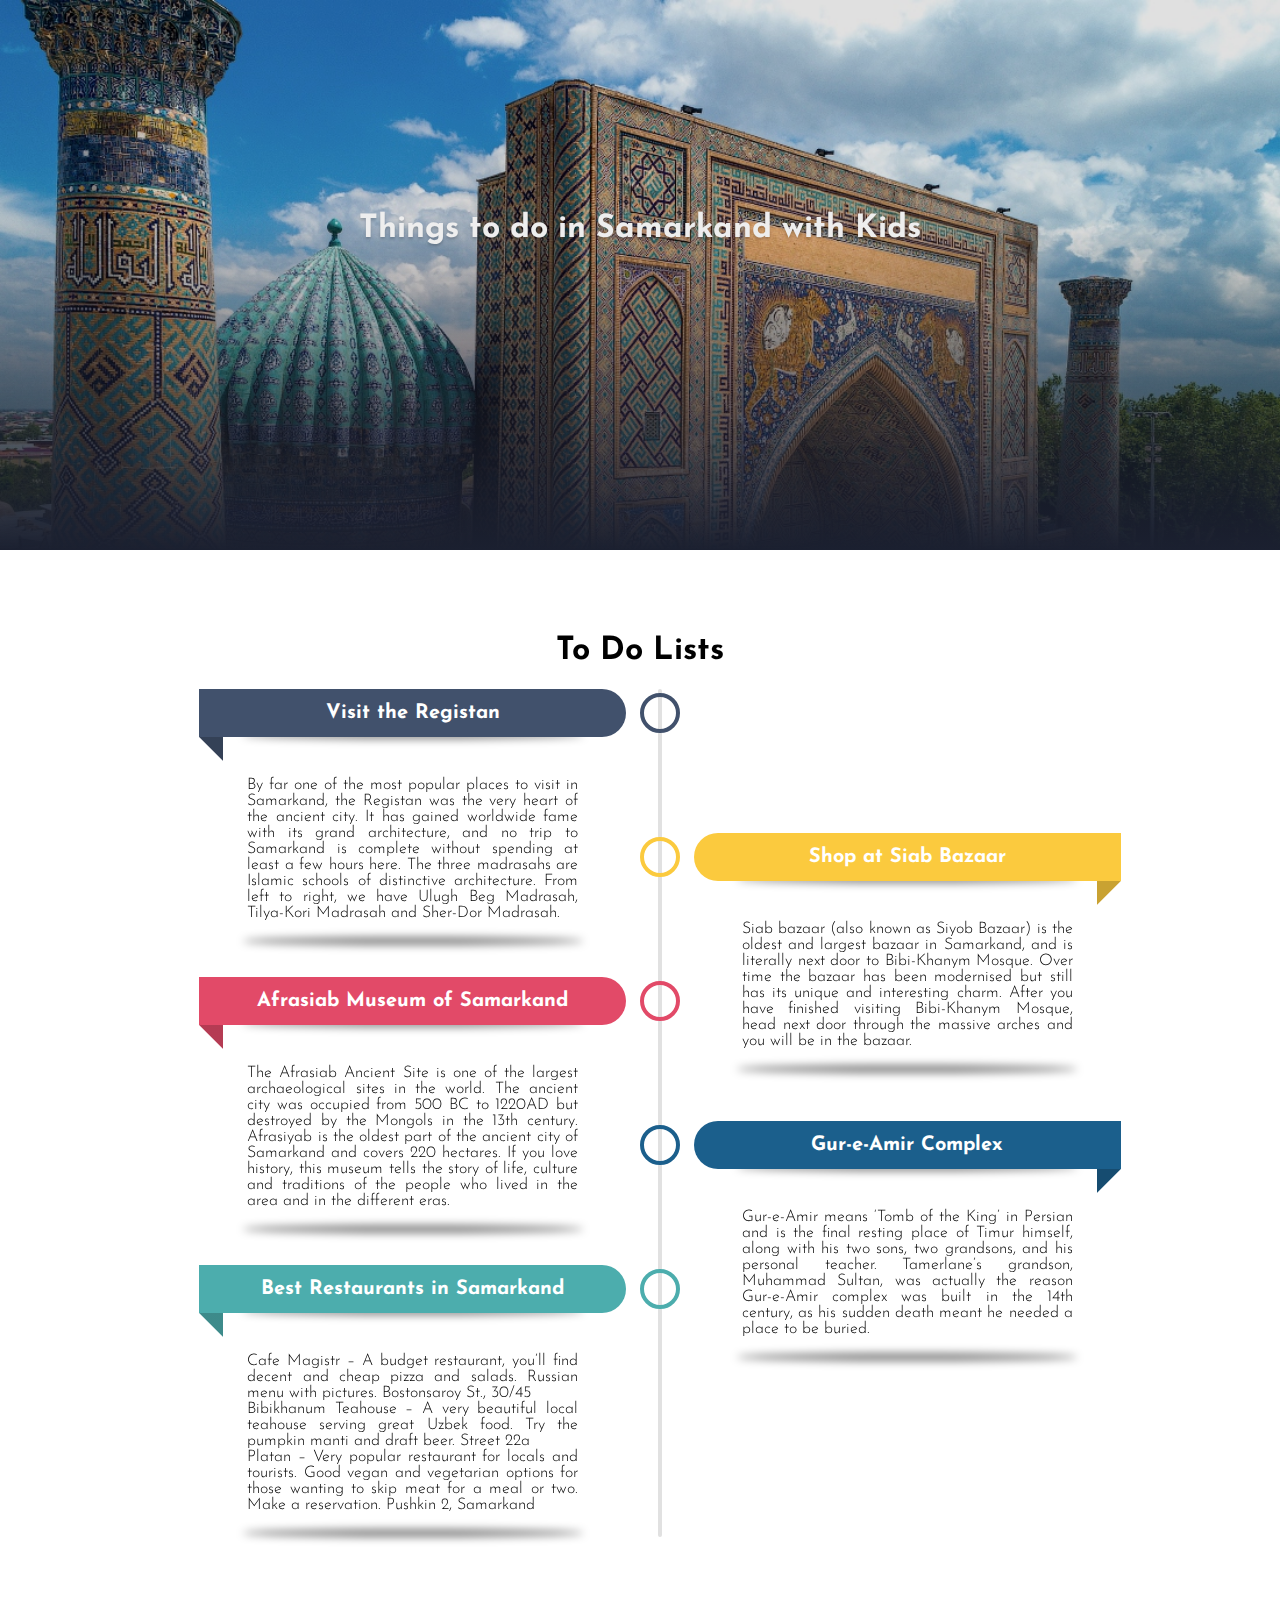
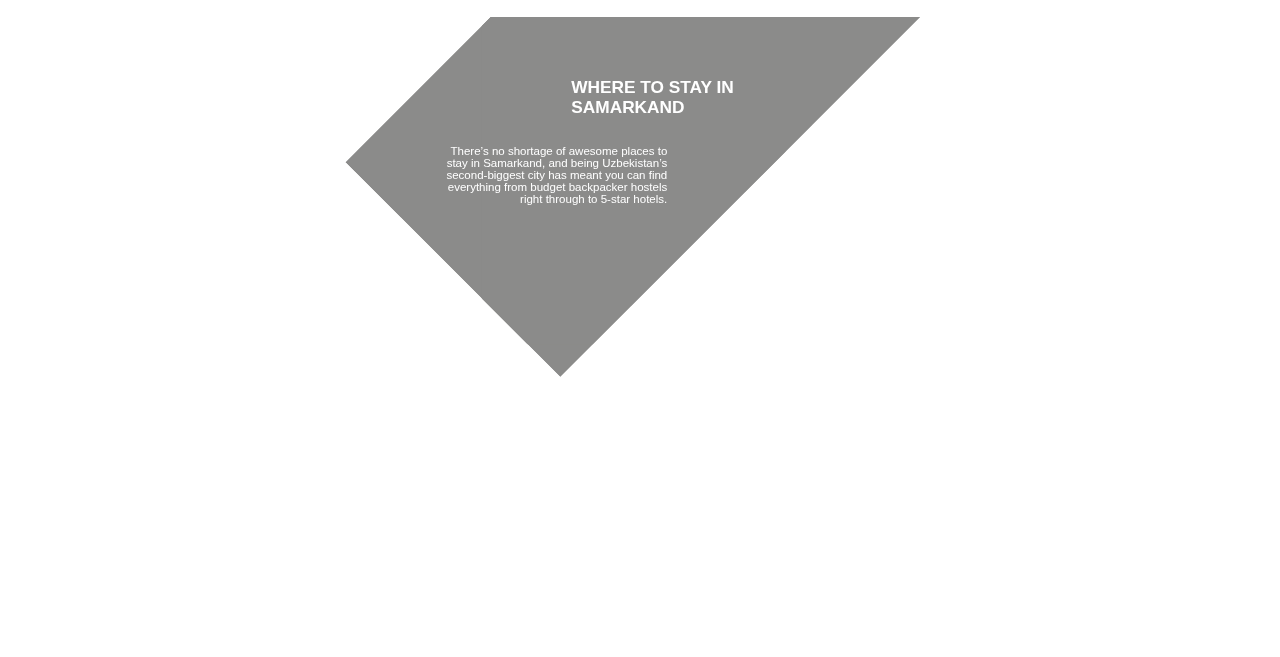
<file: tourly-master/regions/samarqand.html>
<!DOCTYPE html>
<html lang="en">
<head>
    <title>Kids - Travel agancy</title>
    <meta charset="UTF-8">
    <link rel="stylesheet" href="./css/samarkand_style.css">
</head>
<body>
<div class="header">
    <div class="info">
        <h1>Things to do in Samarkand with Kids</h1>
    </div>
</div>
<section class="content">
    <h1>To Do Lists</h1>
    <ul>
        <li style="--accent-color:#41516C">
            <div class="date">Visit the Registan</div>
            <div class="title"></div>
            <div class="descr">
                By far one of the most popular places to visit in Samarkand, the Registan was the very heart of the ancient city.
                It has gained worldwide fame with its grand architecture, and no trip to Samarkand is complete without spending at least a few hours here.
                The three madrasahs are Islamic schools of distinctive architecture. From left to right, we have Ulugh Beg Madrasah, Tilya-Kori Madrasah and Sher-Dor Madrasah.
            </div>
        </li>
        <li style="--accent-color:#FBCA3E">
            <div class="date">Shop at Siab Bazaar</div>
            <div class="title"></div>
            <div class="descr">
                Siab bazaar (also known as Siyob Bazaar) is the oldest and largest bazaar in Samarkand,
                and is literally next door to Bibi-Khanym Mosque.
                Over time the bazaar has been modernised but still has its unique and interesting charm.
                After you have finished visiting Bibi-Khanym Mosque, head next door through the massive arches and you will be in the bazaar.
            </div>
        </li>
        <li style="--accent-color:#E24A68">
            <div class="date">Afrasiab Museum of Samarkand</div>
            <div class="title"></div>
            <div class="descr">
                The Afrasiab Ancient Site is one of the largest archaeological sites in the world.
                The ancient city was occupied from 500 BC to 1220AD but destroyed by the Mongols in the 13th century.
                Afrasiyab is the oldest part of the ancient city of Samarkand and covers 220 hectares.
                If you love history, this museum tells the story of life, culture and traditions of the people who lived in the area and in the different eras.
            </div>
        </li>
        <li style="--accent-color:#1B5F8C">
            <div class="date">Gur-e-Amir Complex</div>
            <div class="title"></div>
            <div class="descr">
                Gur-e-Amir means ‘Tomb of the King’ in Persian and is the final resting place of Timur himself,
                along with his two sons, two grandsons, and his personal teacher.
                Tamerlane’s grandson, Muhammad Sultan, was actually the reason
                Gur-e-Amir complex was built in the 14th century, as his sudden death meant he needed a place to be buried.
            </div>
        </li>
        <li style="--accent-color:#4CADAD">
            <div class="date">Best Restaurants in Samarkand</div>
            <div class="title"></div>
            <div class="descr">
                Cafe Magistr – A budget restaurant, you’ll find decent and cheap pizza and salads. Russian menu with pictures. Bostonsaroy St., 30/45 </br>
                Bibikhanum Teahouse – A very beautiful local teahouse serving great Uzbek food. Try the pumpkin manti and draft beer. Street 22a </br>
                Platan – Very popular restaurant for locals and tourists. Good vegan and vegetarian options for those wanting to skip meat for a meal or two. Make a reservation. Pushkin 2, Samarkand
            </div>
        </li>
    </ul>
</section>
<div class="c-heroImageGrid">
    <div class="container">
        <div class="column"></div>
        <div class="column">
            <div class="row"></div>
            <div class="row">
                <div>
                    <div class="text">
                        <h6>
                            Where to Stay in Samarkand
                        </h6>
                        <p>
                            There’s no shortage of awesome places to stay in Samarkand,
                            and being Uzbekistan’s second-biggest city has meant you can
                            find everything from budget backpacker hostels right through to 5-star hotels.
                        </p>
                    </div>
                </div>
                <div></div>
            </div>
            <div class="row"></div>
        </div>
    </div>
</div>
</body>
</html>
</file>
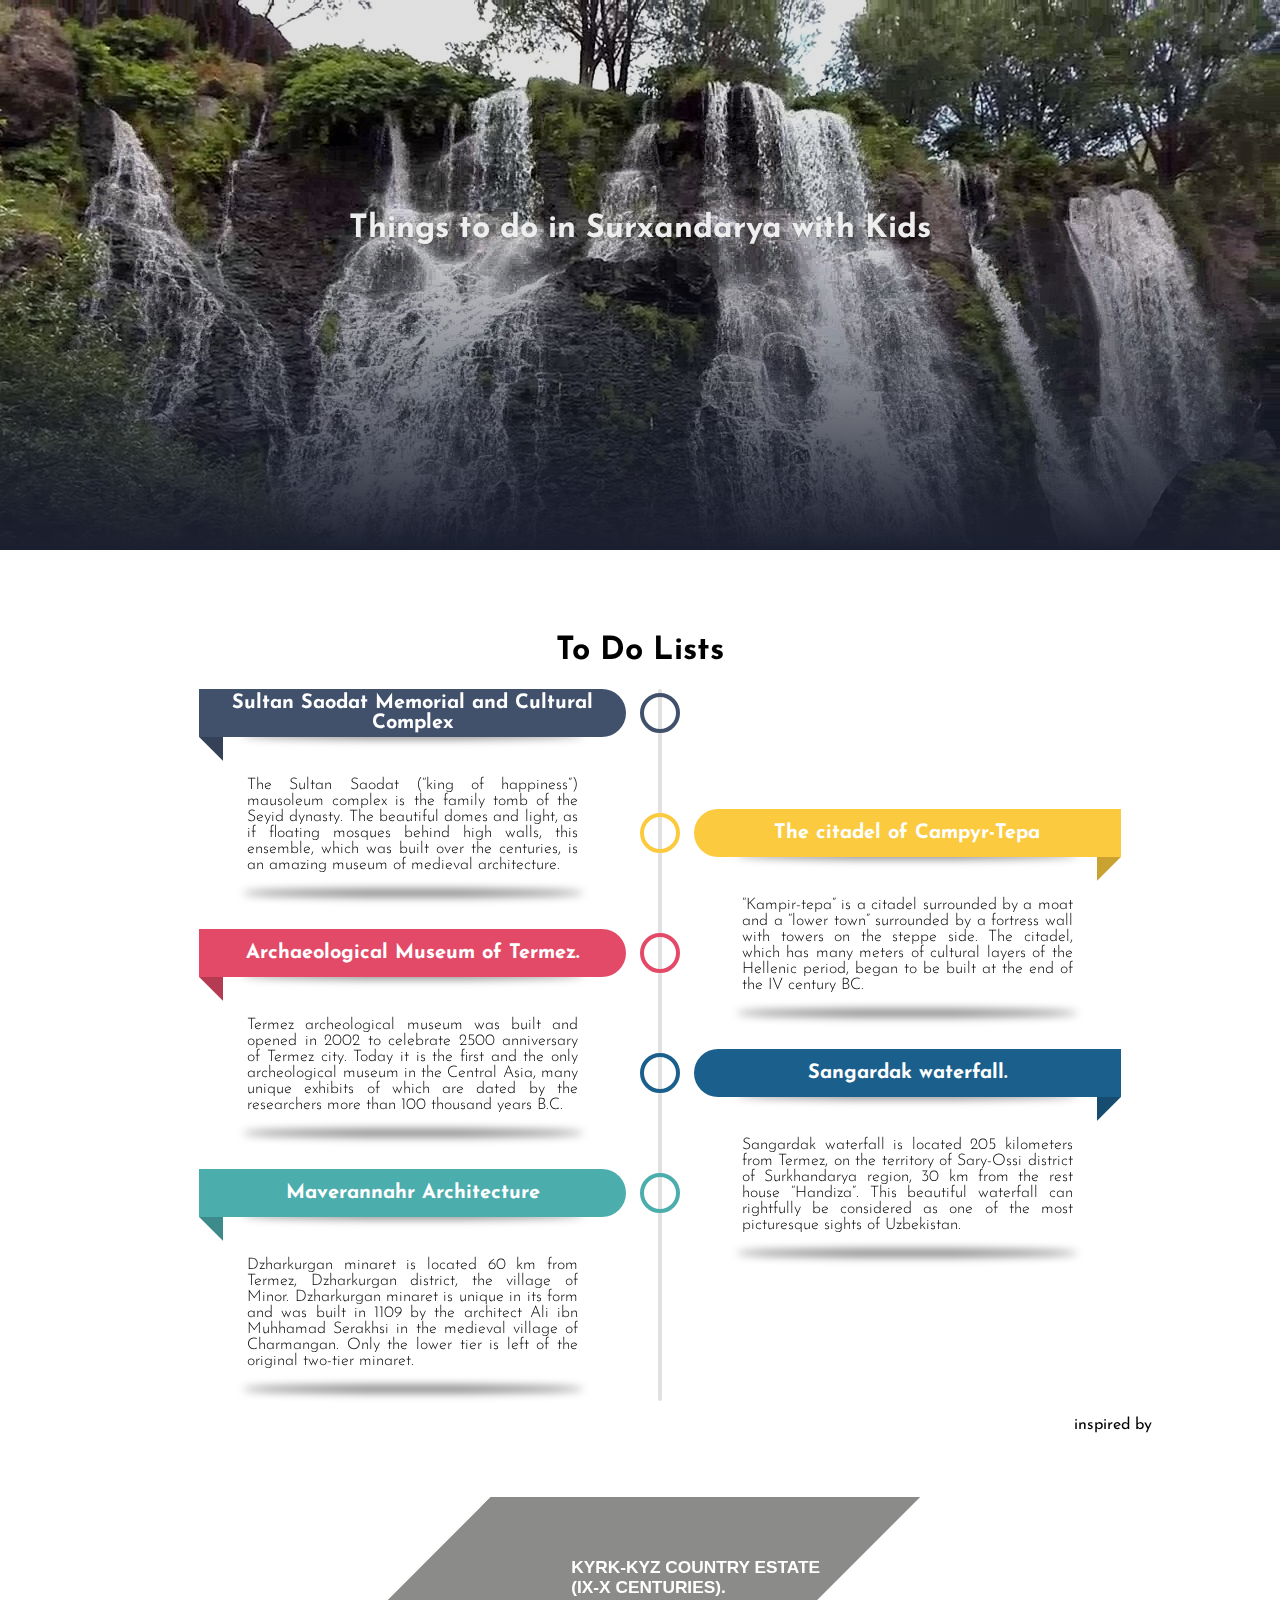
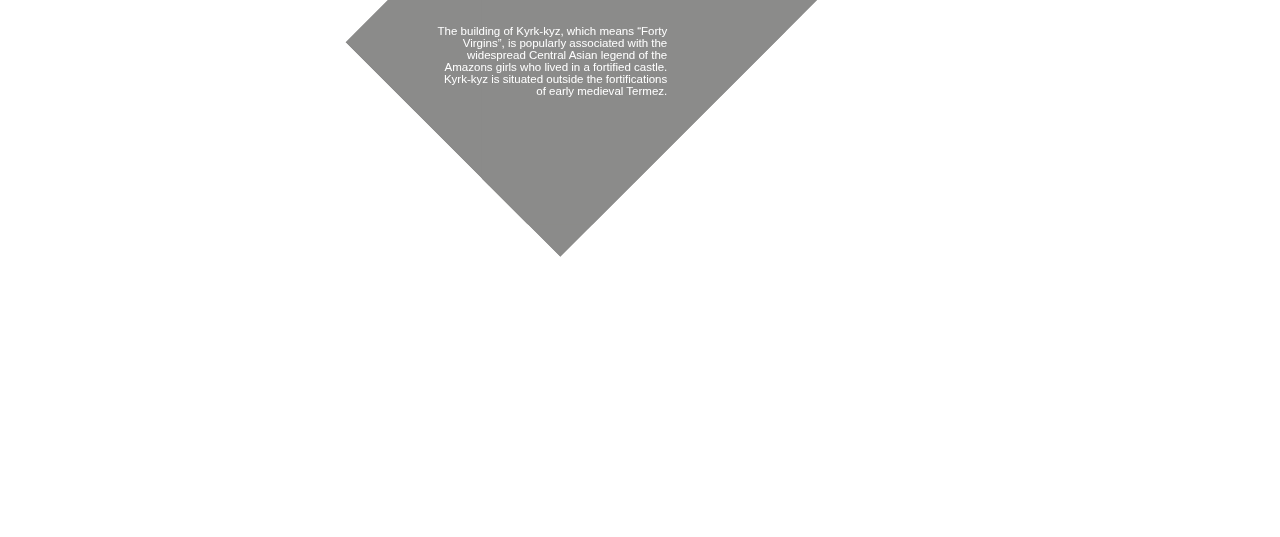
<file: tourly-master/regions/surxondaryo.html>
<!DOCTYPE html>
<html lang="en">
<head>
    <title>Kids - Travel agancy</title>
    <meta charset="UTF-8">
    <link rel="stylesheet" href="./css/surxondaryo.css">
</head>
<body>
<div class="header">
    <div class="info">
        <h1>Things to do in Surxandarya with Kids</h1>
    </div>
</div>
<section class="content">
    <h1>To Do Lists</h1>
    <ul>
        <li style="--accent-color:#41516C">
            <div class="date">Sultan Saodat Memorial and Cultural Complex</div>
            <div class="title"></div>
            <div class="descr">
                The Sultan Saodat (“king of happiness”) mausoleum complex is the family tomb of the Seyid dynasty. The beautiful domes and light, as if floating mosques behind high walls, this ensemble, which was built over the centuries, is an amazing museum of medieval architecture.
            </div>
        </li>
        <li style="--accent-color:#FBCA3E">
            <div class="date">The citadel of Campyr-Tepa</div>
            <div class="title"></div>
            <div class="descr">
                “Kampir-tepa” is a citadel surrounded by a moat and a “lower town” surrounded by a fortress wall with towers on the steppe side. The citadel, which has many meters of cultural layers of the Hellenic period, began to be built at the end of the IV century BC.
            </div>
        </li>
        <li style="--accent-color:#E24A68">
            <div class="date">Archaeological Museum of Termez.</div>
            <div class="title"></div>
            <div class="descr">
                Termez archeological museum was built and opened in 2002 to celebrate 2500 anniversary of Termez city. Today it is the first and the only archeological museum in the Central Asia, many unique exhibits of which are dated by the researchers more than 100 thousand years B.C.
            </div>
        </li>
        <li style="--accent-color:#1B5F8C">
            <div class="date">Sangardak waterfall.</div>
            <div class="title"></div>
            <div class="descr">
                Sangardak waterfall is located 205 kilometers from Termez, on the territory of Sary-Ossi district of Surkhandarya region, 30 km from the rest house “Handiza”. This beautiful waterfall can rightfully be considered as one of the most picturesque sights of Uzbekistan.
            </div>
        </li>
        <li style="--accent-color:#4CADAD">
            <div class="date">Maverannahr Architecture</div>
            <div class="title"></div>
            <div class="descr">
                Dzharkurgan minaret is located 60 km from Termez, Dzharkurgan district, the village of Minor.
                Dzharkurgan minaret is unique in its form and was built in 1109 by the architect Ali ibn Muhhamad Serakhsi in the medieval village of Charmangan. Only the lower tier is left of the original two-tier minaret.
            </div>
        </li>
    </ul>
    <div class="credits"><a target="_blank" href="https://www.freepik.com/free-vector/infographic-template-with-yearly-info_1252895.htm">inspired by</a></div>
</section>
<div class="c-heroImageGrid">
    <div class="container">
        <div class="column"></div>
        <div class="column">
            <div class="row"></div>
            <div class="row">
                <div>
                    <div class="text">
                        <h6>
                            Kyrk-kyz country estate (IX-X centuries).
                        </h6>
                        <p>
                            The building of Kyrk-kyz, which means “Forty Virgins”, is popularly associated with the widespread Central Asian legend of the Amazons girls who lived in a fortified castle. Kyrk-kyz is situated outside the fortifications of early medieval Termez.
                        </p>
                    </div>
                </div>
                <div></div>
            </div>
            <div class="row"></div>
        </div>
    </div>
</div>
</body>
</html>
</file>
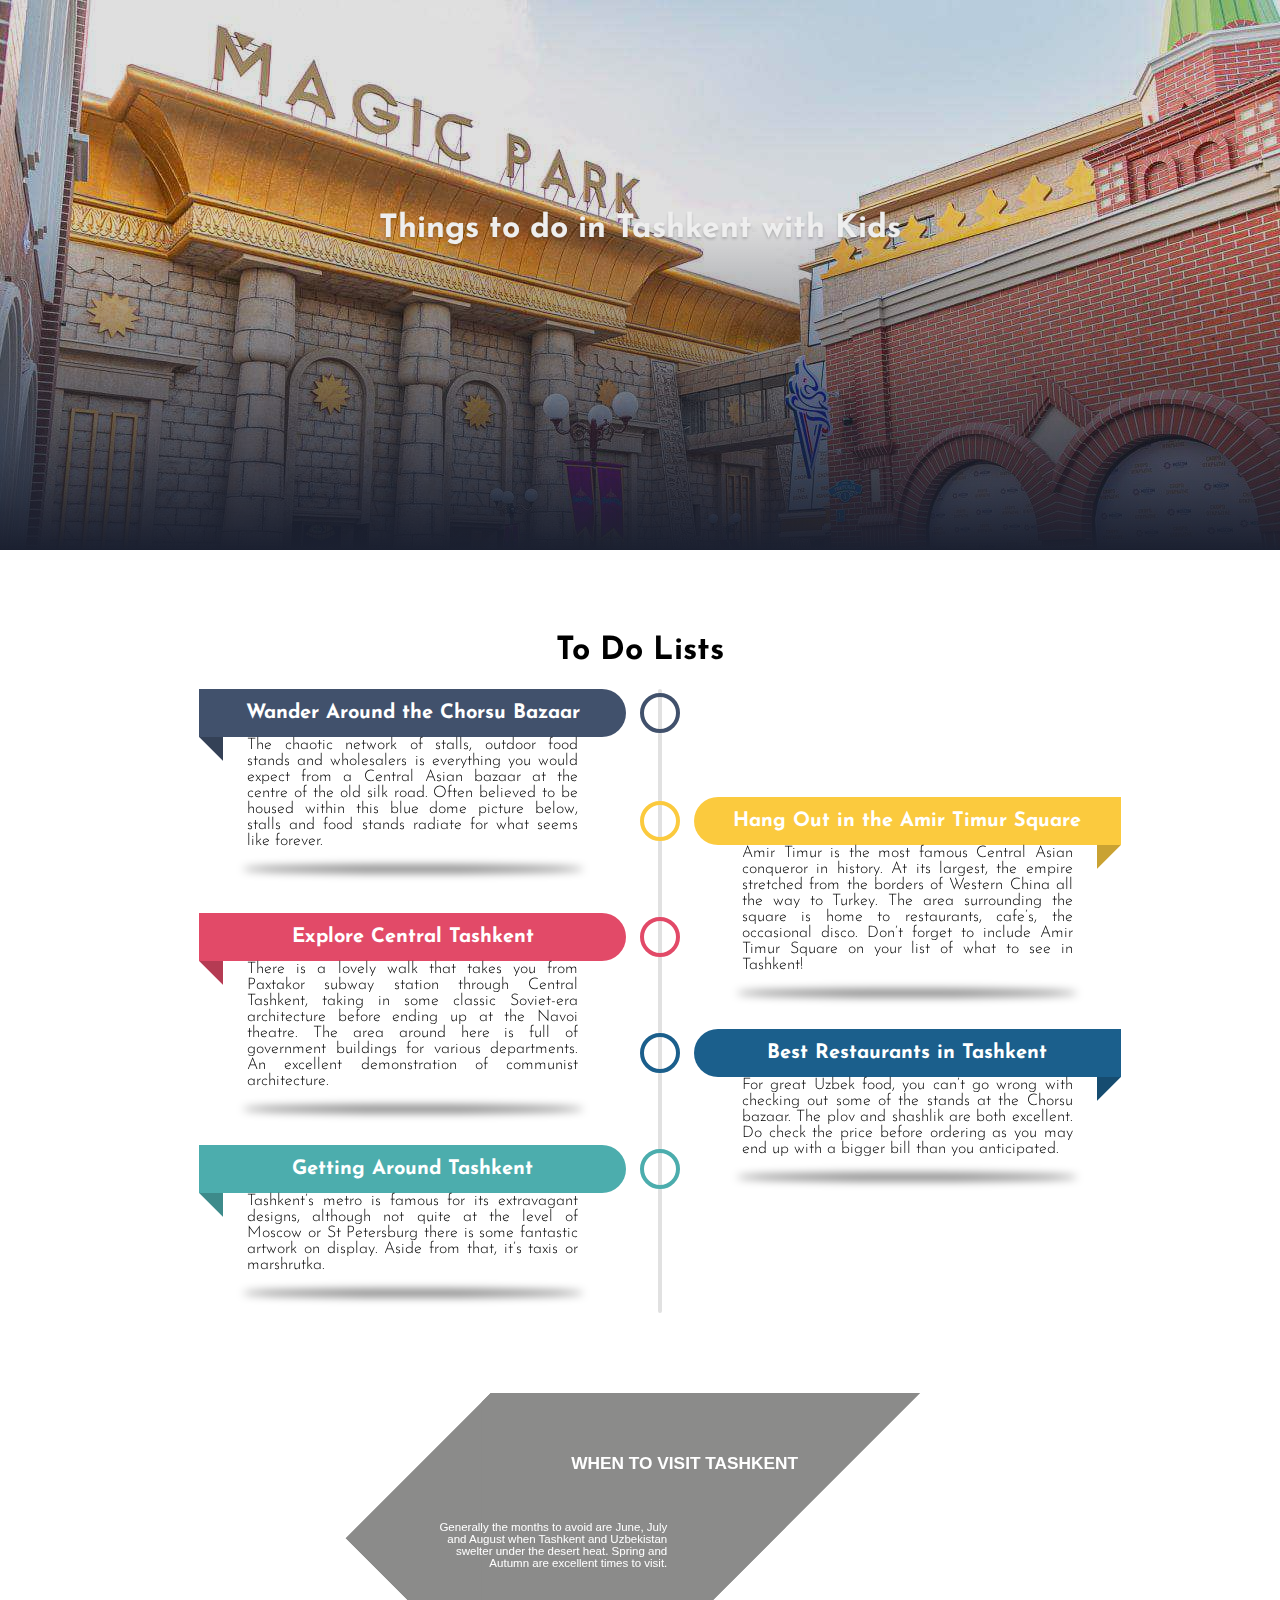
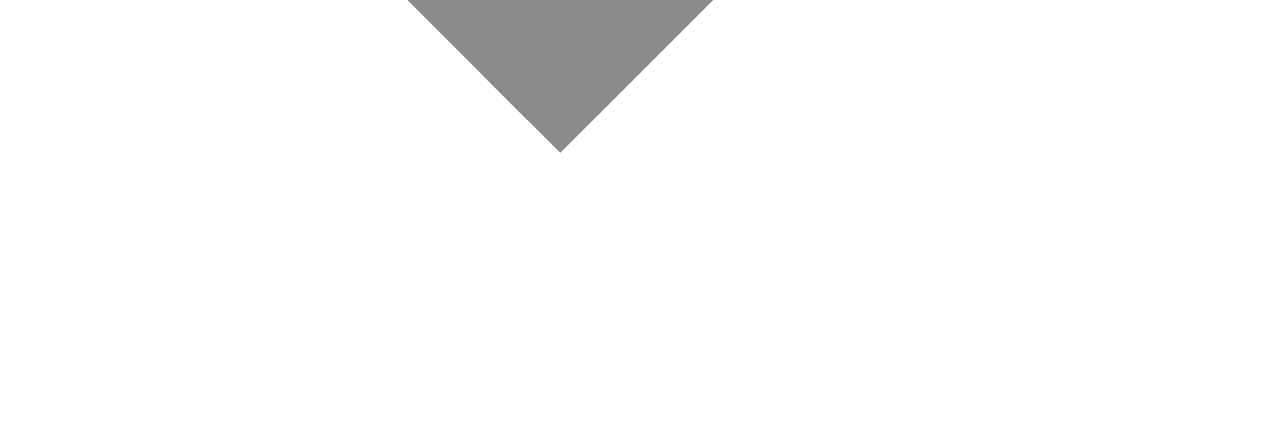
<file: tourly-master/regions/tashkent.html>
<!DOCTYPE html>
<html lang="en">
<head>
  <title>Kids - Travel agancy</title>
    <meta charset="UTF-8">
  <link rel="stylesheet" href="./css/tashkent_style.css">
</head>
<body>
<div class="header">
  <div class="info">
    <h1>Things to do in Tashkent with Kids</h1>
  </div>
</div>
<section class="content">
  <h1>To Do Lists</h1>
  <ul>
    <li style="--accent-color:#41516C">
      <div class="date">Wander Around the Chorsu Bazaar</div>
      <div class="descr">The chaotic network of stalls, outdoor food stands and wholesalers is everything you would expect from a Central Asian bazaar at the centre of the old silk road.
        Often believed to be housed within this blue dome picture below, stalls and food stands radiate for what seems like forever.</div>
    </li>
    <li style="--accent-color:#FBCA3E">
      <div class="date">Hang Out in the Amir Timur Square</div>
      <div class="descr">Amir Timur is the most famous Central Asian conqueror in history.
        At its largest, the empire stretched from the borders of Western China all the way to Turkey.
        The area surrounding the square is home to restaurants, cafe’s, the occasional disco.
        Don’t forget to include Amir Timur Square on your list of what to see in Tashkent!
      </div>
    </li>
    <li style="--accent-color:#E24A68">
      <div class="date">Explore Central Tashkent</div>
      <div class="descr">
        There is a lovely walk that takes you from Paxtakor subway station through Central Tashkent,
        taking in some classic Soviet-era architecture before ending up at the Navoi theatre.
        The area around here is full of government buildings for various departments. An excellent demonstration of communist architecture.
      </div>
    </li>
    <li style="--accent-color:#1B5F8C">
      <div class="date">Best Restaurants in Tashkent</div>
      <div class="descr">
        For great Uzbek food, you can’t go wrong with checking out some of the stands at the Chorsu bazaar.
        The plov and shashlik are both excellent.
        Do check the price before ordering as you may end up with a bigger bill than you anticipated.
      </div>
    </li>
    <li style="--accent-color:#4CADAD">
      <div class="date">Getting Around Tashkent</div>
      <div class="descr">
        Tashkent’s metro is famous for its extravagant designs,
        although not quite at the level of Moscow or St Petersburg there is some fantastic artwork on display.
        Aside from that, it’s taxis or marshrutka.
      </div>
    </li>
  </ul>
</section>
<div class="c-heroImageGrid">
  <div class="container">
    <div class="column"></div>
    <div class="column">
      <div class="row"></div>
      <div class="row">
        <div>
          <div class="text">
            <h6>
              When to Visit Tashkent
            </h6>
            <p>
              Generally the months to avoid are June, July and August when Tashkent
              and Uzbekistan swelter under the desert heat.
              Spring and Autumn are excellent times to visit.
            </p>
          </div>
        </div>
        <div></div>
      </div>
      <div class="row"></div>
    </div>
  </div>
</div>
</body>
</html>
</file>
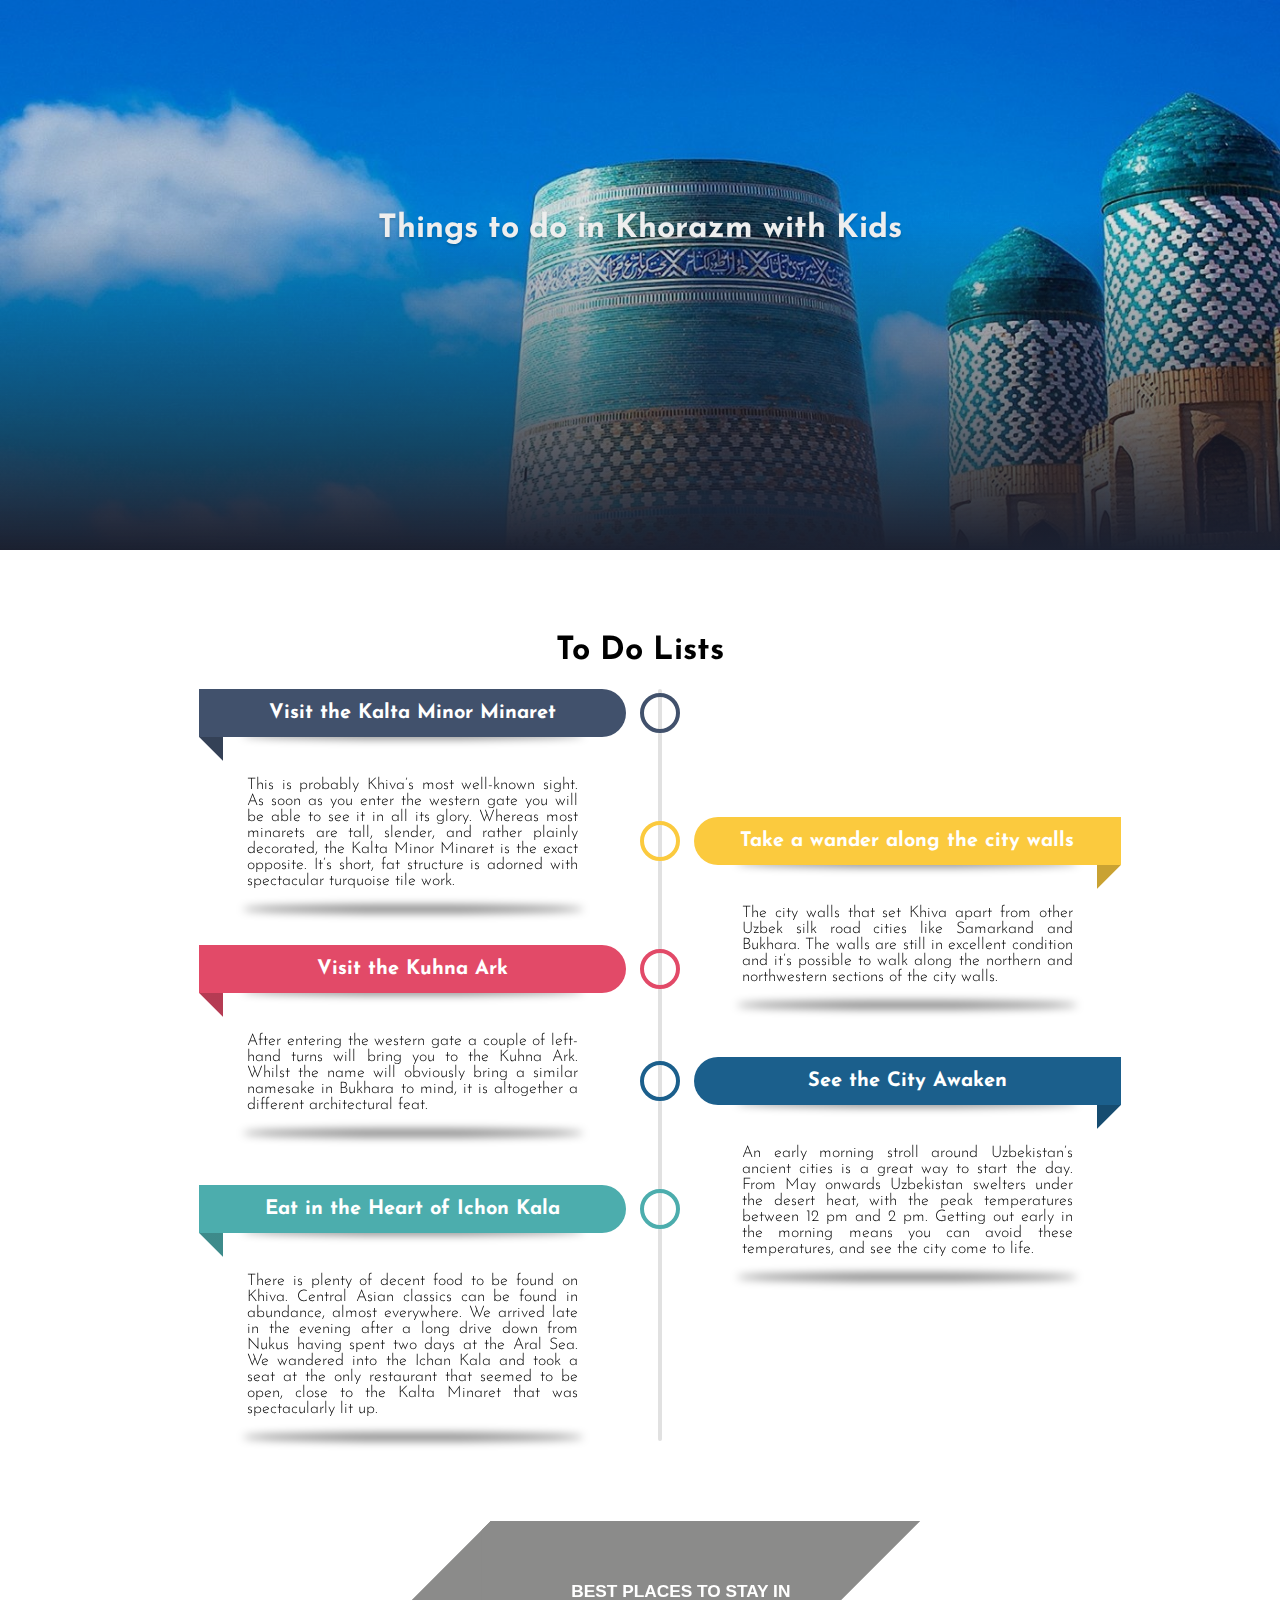
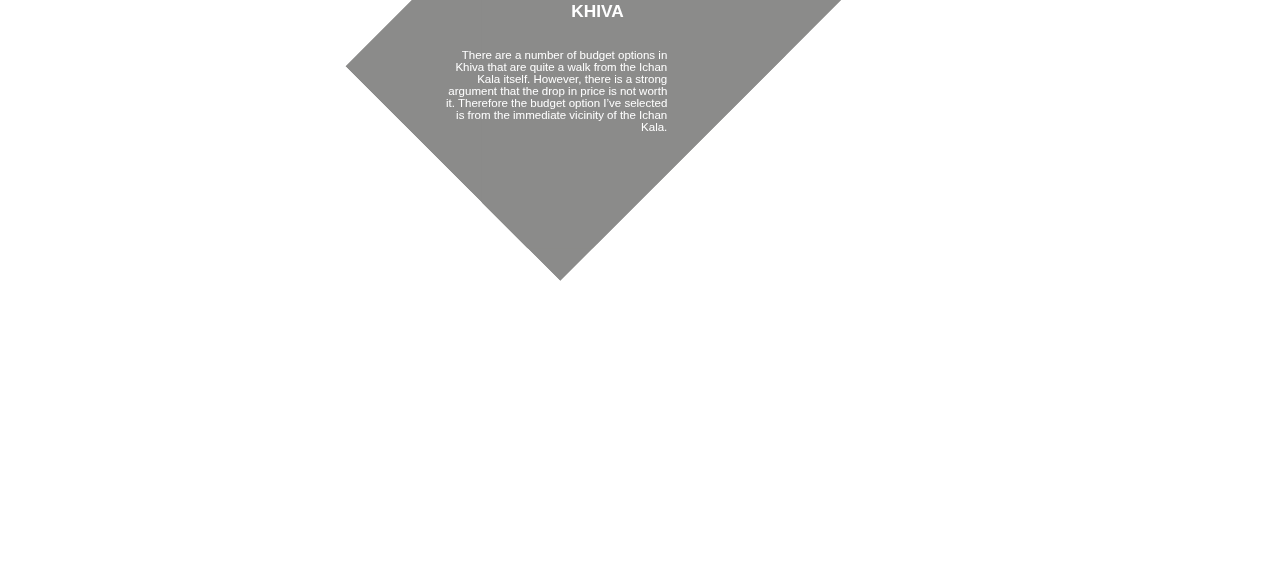
<file: tourly-master/regions/xorazm.html>
<!DOCTYPE html>
<html lang="en">
<head>
    <title>Kids - Travel agancy</title>
    <meta charset="UTF-8">
    <link rel="stylesheet" href="./css/xorazm.css">
</head>
<body>
<div class="header">
    <div class="info">
        <h1>Things to do in Khorazm with Kids</h1>
    </div>
</div>
<section class="content">
    <h1>To Do Lists</h1>
    <ul>
        <li style="--accent-color:#41516C">
            <div class="date">Visit the Kalta Minor Minaret</div>
            <div class="title"></div>
            <div class="descr">
                This is probably Khiva’s most well-known sight.
                As soon as you enter the western gate you will be able to see it in all its glory.
                Whereas most minarets are tall, slender, and rather plainly decorated,
                the Kalta Minor Minaret is the exact opposite. It’s short, fat structure is adorned with spectacular turquoise tile work.
            </div>
        </li>
        <li style="--accent-color:#FBCA3E">
            <div class="date">Take a wander along the city walls</div>
            <div class="title"></div>
            <div class="descr">
                The city walls that set Khiva apart from other Uzbek silk road cities
                like Samarkand and Bukhara. The walls are still in excellent condition
                and it’s possible to walk along the northern and northwestern sections of the city walls.
            </div>
        </li>
        <li style="--accent-color:#E24A68">
            <div class="date">Visit the Kuhna Ark</div>
            <div class="title"></div>
            <div class="descr">
                After entering the western gate a couple of left-hand turns will bring you to the Kuhna Ark.
                Whilst the name will obviously bring a similar namesake in Bukhara to mind, it is altogether a different architectural feat.
            </div>
        </li>
        <li style="--accent-color:#1B5F8C">
            <div class="date">See the City Awaken</div>
            <div class="title"></div>
            <div class="descr">
                An early morning stroll around Uzbekistan’s ancient cities is a great way to start the day.
                From May onwards Uzbekistan swelters under the desert heat, with the peak temperatures between 12 pm and 2 pm.
                Getting out early in the morning means you can avoid these temperatures, and see the city come to life.
            </div>
        </li>
        <li style="--accent-color:#4CADAD">
            <div class="date">Eat in the Heart of Ichon Kala</div>
            <div class="title"></div>
            <div class="descr">
                There is plenty of decent food to be found on Khiva. Central Asian classics can be found in abundance, almost everywhere.
                We arrived late in the evening after a long drive down from Nukus having spent two days at the Aral Sea.
                We wandered into the Ichan Kala and took a seat at the only restaurant that seemed to be open, close to the Kalta Minaret that was spectacularly lit up.
            </div>
        </li>
    </ul>
</section>
<div class="c-heroImageGrid">
    <div class="container">
        <div class="column"></div>
        <div class="column">
            <div class="row"></div>
            <div class="row">
                <div>
                    <div class="text">
                        <h6>
                            Best Places to Stay in Khiva
                        </h6>
                        <p>
                            There are a number of budget options in Khiva that are quite a walk from the Ichan Kala itself. However, there is a strong argument that the drop in price is not worth it.
                            Therefore the budget option I’ve selected is from the immediate vicinity of the Ichan Kala.
                        </p>
                    </div>
                </div>
                <div></div>
            </div>
            <div class="row"></div>
        </div>
    </div>
</div>
</body>
</html>
</file>
<file: tourly-master/assets/css/more_destination_style.css>
@import url('https://fonts.googleapis.com/css?family=Josefin+Sans:400,400i,600,600i');
html,body{
    margin:0;
    height:120%;
    font-family: 'Josefin Sans', sans-serif;

}
a{
    text-decoration:none
}
.header{
    position:relative;
    overflow:hidden;
    display:flex;
    flex-wrap: wrap;
    justify-content: center;
    align-items: flex-start;
    align-content: flex-start;
    height:50vw;
    min-height:400px;
    max-height:550px;
    min-width:300px;
    color:#eee;
}
.header:after{
    content:"";
    width:100%;
    height:100%;
    position:absolute;
    bottom:0;
    left:0;
    z-index:-1;
    background: linear-gradient(to bottom, rgba(0,0,0,0.12) 40%,rgba(27,32,48,1) 100%);
}
.header:before{
    content:"";
    width:100%;
    height:200%;
    position:absolute;
    top:0;
    left:0;
    -webkit-backface-visibility: hidden;
    -webkit-transform: translateZ(0); backface-visibility: hidden;
scale(1.0, 1.0);
    transform: translateZ(0);
    background:#1B2030 url(https://gdenahoditsya.ru/wp-content/uploads/2020/03/ug7-buh.jpg) 50% 0 no-repeat;
    background-size:100%;
    background-attachment:fixed;
    animation: grow 360s  linear 10ms infinite;
    transition:all 0.4s ease-in-out;
    z-index:-2
}
.header a{
    color:#eee
}
.menu{
    display:block;
    width:40px;
    height:30px;
    border:2px solid #fff;
    border-radius:3px;
    position:absolute;
    right:20px;
    top:20px;
    text-decoration:none
}
.menu:after{
    content:"";
    display:block;
    width:20px;
    height:3px;
    background:#fff;
    position:absolute;
    margin:0 auto;
    top:5px;
    left:0;
    right:0;
    box-shadow:0 8px, 0 16px
}
.logo{
    border:2px solid #fff;
    border-radius:3px;
    text-decoration:none;
    display:inline-flex;
    align-items:center;
    align-content:center;
    margin:20px;
    padding:0px 10px;
    font-weight:900;
    font-size:1.1em;
    line-height:1;
    box-sizing:border-box;
    height:40px
}
.sides, .info{
    flex: 0 0 auto;
    width:50%
}
.info{
    width:100%;
    padding:15% 10% 0 10%;
    text-align:center;
    text-shadow:0 2px 3px rgba(0,0,0,0.2)
}
.author{
    display:inline-block;
    width:50px;
    height:50px;
    border-radius:50%;
    background:url(https://i.imgur.com/6DLCsZcb.jpg) center no-repeat;
    background-size:cover;
    box-shadow:0 2px 3px rgba(0,0,0,0.3);
    margin-bottom:3px
}
.info h4, .meta{
    font-size:0.7em
}
.meta{
    font-style:italic;
}
@keyframes grow{
    0% { transform: scale(1) translateY(0px)}
    50% { transform: scale(1.2) translateY(-400px)}
}
.content{
    padding:5% 10%;
    text-align:justify
}
.btn{
    color:#333;
    border:2px solid;
    border-radius:3px;
    text-decoration:none;
    display:inline-block;
    padding:5px 10px;
    font-weight:600
}

.twtr{
    margin-top:100px
}.btn.twtr:after{content:"\1F426";padding-left:5px}


.container{
    width:80vw;
    height: 100vh;
    display: flex;
    flex-flow: row;
    perspective: 1000px;
    perspective-origin: center;
}

.col{
    height:  100%;
    transition: transform 600ms cubic-bezier(0.390, 0.575, 0.565, 1.000), opacity 300ms ease;
    transform: translateZ(34px) scale(.98);
    flex: 0 0 33.3333%;
    position: relative;
}

.col:nth-of-type(1){
    transform: rotateY(5deg) translateZ(34px) scale(.98);
}

.col:nth-of-type(3){
    transform: rotateY(-5deg) translateZ(34px) scale(.98);
}

.col:hover,
.col:focus{
    transform: translateZ(34px);
    transition: transform 300ms cubic-bezier(0.390, 0.575, 0.565, 1.000), opacity 300ms ease;
}

.card-container{
    position: relative;
    width: calc(100% - 25px);
    height:  calc(33.3% - 25px);
    margin: 17px;
    padding: 8px;
    text-align: center;
    opacity: .89;
}

.card-container:hover,
.card-container:focus{
    opacity: 1;
}

.overlay{
    display: block;
    position: absolute;
    cursor: pointer;
    width: 50%;
    height: 50%;
    z-index: 1;
    transform: translateZ(34px);
}

.overlay:nth-of-type(1){
    left: 0;
    top: 0;
}

.overlay:nth-of-type(2){
    right: 0;
    top: 0;
}

.overlay:nth-of-type(3){
    bottom: 0;
    right: 0;
}

.overlay:nth-of-type(4){
    bottom: 0;
    left: 0;
}

.overlay:nth-of-type(1):hover ~ .card,
.overlay:nth-of-type(1):focus ~ .card{
    transform-origin: right top;
    transform: rotateX(3deg) rotateY(-3deg) translateZ(0);
}

.overlay:nth-of-type(2):hover ~ .card,
.overlay:nth-of-type(2):focus ~ .card{
    transform-origin: left top;
    transform: rotateX(3deg) rotateY(3deg) translateZ(0);
}

.overlay:nth-of-type(3):hover ~ .card,
.overlay:nth-of-type(3):focus ~ .card{
    transform-origin: left bottom;
    transform: rotateX(-3deg) rotateY(3deg) translateZ(0);
}

.overlay:nth-of-type(4):hover ~ .card,
.overlay:nth-of-type(4):focus ~ .card{
    transform-origin: right bottom;
    transform: rotateX(-3deg) rotateY(-3deg) translateZ(0);
}

.card{
    border-radius: 5px;
    height: 100%;
    transition: all 300ms ease-out;
    align-items: center;
    display: flex;
    flex-direction: column;
    align-items: flex-start;
    justify-content: flex-end;
    position: relative;
    z-index: 0;
    padding: 13px 21px;
}

.card:before,
.card:after{
    content: '';
    position: absolute;
    left:0;
    top: 0;
    display: block;
    width: 100%;
    height: 100%;
    transition: transform 300ms ease;
    transform: scale(.98);
}

.card:before{
    background-size: cover;
    background-position: 50% 50%;
}

.card-container:hover .card:before,
.card-container:hover .card:after,
.card-container:focus .card:before,
.card-container:focus .card:after{
    transform: scale(1);
}

/*.col:nth-of-type(1) .card-container:nth-of-type(1) .card:before{*/
/*    background-image: url('../../regions/images/magic-park.jpg');*/
/*}*/

/*.col:nth-of-type(2) .card-container:nth-of-type(1) .card:before{*/
/*    background-image: url('../../regions/images/amir-temur.jpg');*/
/*}*/

/*.col:nth-of-type(3) .card-container:nth-of-type(1) .card:before{*/
/*    background-image: url('../../regions/images/sirdaryo.jpg');*/
/*}*/

/*.col:nth-of-type(2) .card-container:nth-of-type(2) .card:before{*/
/*    background-image: url('../../regions/images/bukhara.jpg');*/
/*}*/

/*.col:nth-of-type(2) .card-container:nth-of-type(2) .card:before{*/
/*    background-image: url('../../regions/images/surxon.jpg');*/
/*}*/

/*.col:nth-of-type(3) .card-container:nth-of-type(2) .card:before{*/
/*    background-image: url('https://content.foto.my.mail.ru/mail/axey/14903/h-19015.jpg');*/
/*}*/

/*.col:nth-of-type(1) .card-container:nth-of-type(3) .card:before{*/
/*    background-image: url('https://islam.ru/sites/default/files/img/history/2011/11/registan_big.jpg');*/
/*}*/

/*.col:nth-of-type(2) .card-container:nth-of-type(3) .card:before{*/
/*    background-image: url('https://api.uznews.uz/upload/20180417045154P.jpg') ;*/
/*}*/

/*.col:nth-of-type(3) .card-container:nth-of-type(3) .card:before{*/
/*    background-image: url('https://static.tildacdn.com/tild3161-3635-4864-a266-366466333763/1.jpg');*/
/*}*/
/*.col:nth-of-type(1) .card-container:nth-of-type(4) .card:before{*/
/*    background-image: url('https://xs.uz/upload/post/2018/06/4/f4344407ec353054b8f3026a704706f60604.jpg');*/
/*}*/
/*.col:nth-of-type(2) .card-container:nth-of-type(4) .card:before{*/
/*    background-image: url('https://static.tildacdn.com/tild3032-3361-4031-b530-383534323930/5c640eeea4d11-4fcd01.jpg');*/
/*}*/
/*.col:nth-of-type(3) .card-container:nth-of-type(4) .card:before{*/
/*    background-image: url('https://vsegda-pomnim.com/uploads/posts/2022-04/1650916865_106-vsegda-pomnim-com-p-chimganskie-gori-foto-109.jpg');*/
/*}*/

/*.card:after{*/
/*    background: linear-gradient(to bottom, rgba(0,0,0,0) 50%,rgba(0,0,0,0.89) 100%);*/
/*}*/

h4{
    text-align: left;
    font-size: 18px;
    font-weight:400;
    transform: translateY(5px);
    transition: transform 450ms cubic-bezier(0.390, 0.575, 0.565, 1.000);
    max-width: 320px;
    outline: 1px solid transparent;
    color: white;
}

.overlay:hover ~ .card h4,
.overlay:focus ~ .card h4{
    transform: translateZ(144px);
}

.card > span{
    font-size: 34px;
    opacity: 0;
    transform: translateX(-3px);
    transition: all 300ms ease;
}

.card-container:hover > .card > h4,
.card-container:focus > .card > h4{
    transform: translateY(-13px);
}

.card-container:hover > .card > span,
.card-container:focus > .card > span{
    opacity: 1;
    transform: translateX(3px);
    animation: slideRight 300ms ease;
}

@media (max-width: 768px){
    body{
        overflow-y: scroll;
    }
    h4{
        font-size: 17px;
    }
}

@media (max-width: 540px){
    .container{
        flex-flow: column;
        perspective: none;
    }

    .col:nth-of-type(1),
    .col:nth-of-type(2),
    .col:nth-of-type(3),
    .col:hover{
        transform: none;
    }

    h4{
        padding-bottom: 8px;
        font-size: 18px;
    }

    .card > span{
        display: none;
    }
}

@media (max-height: 599px){
    .card > span{
        display: none;
    }
}

@media (max-width: 860px) and (max-height: 540px){
    h4{
        font-size: 14px;
    }
}

@media (max-width: 620px) and (max-height: 540px){
    h4{
        font-size: 13px;
    }
}

.chev{
    color: white;
}
</file>
<file: tourly-master/regions/css/andijon.css>
@import url('https://fonts.googleapis.com/css?family=Josefin+Sans:400,400i,600,600i');
html,body{
    margin:0;
    height:120%;
    font-family: 'Josefin Sans', sans-serif;

}
a{
    text-decoration:none
}
.header{
    position:relative;
    overflow:hidden;
    display:flex;
    flex-wrap: wrap;
    justify-content: center;
    align-items: flex-start;
    align-content: flex-start;
    height:50vw;
    min-height:400px;
    max-height:550px;
    min-width:300px;
    color:#eee;
}
.header:after{
    content:"";
    width:100%;
    height:100%;
    position:absolute;
    bottom:0;
    left:0;
    z-index:-1;
    background: linear-gradient(to bottom, rgba(0,0,0,0.12) 40%,rgba(27,32,48,1) 100%);
}
.header:before{
    content:"";
    width:100%;
    height:200%;
    position:absolute;
    top:0;
    left:0;
    -webkit-backface-visibility: hidden;
    -webkit-transform: translateZ(0); backface-visibility: hidden;
scale(1.0, 1.0);
    transform: translateZ(0);
    background:#1B2030 url(../images/andijan-bobur.jpg) 50% 0 no-repeat;
    background-size:100%;
    background-attachment:fixed;
    animation: grow 60s  linear 10ms infinite;
    transition:all 0.4s ease-in-out;
    z-index:-2
}
.header a{
    color:#eee
}
.menu{
    display:block;
    width:40px;
    height:30px;
    border:2px solid #fff;
    border-radius:3px;
    position:absolute;
    right:20px;
    top:20px;
    text-decoration:none
}
.menu:after{
    content:"";
    display:block;
    width:20px;
    height:3px;
    background:#fff;
    position:absolute;
    margin:0 auto;
    top:5px;
    left:0;
    right:0;
    box-shadow:0 8px, 0 16px
}
.logo{
    border:2px solid #fff;
    border-radius:3px;
    text-decoration:none;
    display:inline-flex;
    align-items:center;
    align-content:center;
    margin:20px;
    padding:0px 10px;
    font-weight:900;
    font-size:1.1em;
    line-height:1;
    box-sizing:border-box;
    height:40px
}
.sides, .info{
    flex: 0 0 auto;
    width:50%
}
.info{
    width:100%;
    padding:15% 10% 0 10%;
    text-align:center;
    text-shadow:0 2px 3px rgba(0,0,0,0.2)
}
.author{
    display:inline-block;
    width:50px;
    height:50px;
    border-radius:50%;
    background:url(https://i.imgur.com/6DLCsZcb.jpg) center no-repeat;
    background-size:cover;
    box-shadow:0 2px 3px rgba(0,0,0,0.3);
    margin-bottom:3px
}
.info h4, .meta{
    font-size:0.7em
}
.meta{
    font-style:italic;
}
@keyframes grow{
    0% { transform: scale(1) translateY(0px)}
    50% { transform: scale(1.2) translateY(-400px)}
}
.content{
    padding:5% 10%;
    text-align:justify
}
.btn{
    color:#333;
    border:2px solid;
    border-radius:3px;
    text-decoration:none;
    display:inline-block;
    padding:5px 10px;
    font-weight:600
}

.twtr{
    margin-top:100px
}.btn.twtr:after{content:"\1F426";padding-left:5px}

h6, p {
    font-family: sans-serif;
}

.c-heroImageGrid {
    position: relative;
    overflow: hidden;
    height: 50vw;
    background: #fff;
    margin-bottom: 60px;
}

.c-heroImageGrid .container {
    display: flex;
    align-items: flex-end;
    position: absolute;
    top: -20vw;
    left: -8vw;
    transform: rotateZ(45deg);
    height: 100vw;
    width: 107vw;
}

.c-heroImageGrid .container .column {
    overflow: hidden;
    position: relative;
}

.c-heroImageGrid .container .column:nth-of-type(1) {
    border-right: 8px solid white;
    width: 25%;
    height: 66vw;
}

.c-heroImageGrid .container .column:nth-of-type(1):hover {
    opacity: 0.75;
    cursor: pointer;
}

.c-heroImageGrid .container .column:nth-of-type(1):before {
    position: absolute;
    top: 8.4vw;
    left: 8.1vw;
    background-repeat: no-repeat;
    background-size: cover;
    transform: rotateZ(-45deg);
    content: "";
    width: 37vw;
    height: 38vw;
    background-image: url(https://images.pexels.com/photos/132037/pexels-photo-132037.jpeg?cs=srgb&dl=beach-blur-boardwalk-132037.jpg&fm=jpg);
}


.c-heroImageGrid .container .column:nth-of-type(2) {
    display: flex;
    flex-direction: column-reverse;
    width: 75%;
    height: 109.1vw;
}

.c-heroImageGrid .container .column:nth-of-type(2) .row {
    border-top: 8px solid #fff;
}


.c-heroImageGrid .container .column:nth-of-type(2) .row:nth-of-type(1) {
    position: relative;
    overflow: hidden;
    height: 50vw;
}

.c-heroImageGrid .container .column:nth-of-type(2) .row:nth-of-type(1):hover {
    opacity: 0.75;
    cursor: pointer;
}

.c-heroImageGrid .container .column:nth-of-type(2) .row:nth-of-type(1):before {
    position: absolute;
    top: -10.1vw;
    left: -14.3vw;
    background-repeat: no-repeat;
    background-size: cover;
    transform: rotateZ(-45deg);
    content: "";
    width: 65vw;
    height: 39vw;
    background-image: url(https://images.pexels.com/photos/814499/pexels-photo-814499.jpeg?cs=srgb&dl=arch-bridge-clouds-814499.jpg&fm=jpg);
}

.c-heroImageGrid .container .column:nth-of-type(2) .row:nth-of-type(2) {
    display: flex;
    height: 40.5vw;
}

.c-heroImageGrid .container .column:nth-of-type(2) .row:nth-of-type(3) {
    border-top: none;
}

.c-heroImageGrid .container .column:nth-of-type(2) .row:nth-of-type(2) div:nth-of-type(1) {
    overflow: hidden;
    width: 30%;
    background-color: #8B8B8A;
}

.c-heroImageGrid .container .column:nth-of-type(2) .row:nth-of-type(2) div:nth-of-type(1) .text {
    width: 100%;
    height: 100%;
    overflow: visible;
    transform: rotateZ(-45deg);
    position: relative;
}

.c-heroImageGrid .container .column:nth-of-type(2) .row:nth-of-type(2) div:nth-of-type(1) .text h6 {
    position: absolute;
    color: #fff;
    text-transform: uppercase;
    font-weight: bold;
    font-size: 1.35vw;
    width: 20vw;
    top: 16vw;
    left: 7vw;
    line-height: 1.55vw;
}

.c-heroImageGrid .container .column:nth-of-type(2) .row:nth-of-type(2) div:nth-of-type(1) .text p {
    text-align: right;
    position: absolute;
    color: #fff;
    font-size: 0.9vw;
    width: 18vw;
    top: 23.5vw;
    left: -3.5vw;
}

.c-heroImageGrid .container .column:nth-of-type(2) .row:nth-of-type(2) div:nth-of-type(2) {
    position: relative;
    width: 70%;
    border-left: 8px solid white;
    overflow: hidden;
}

.c-heroImageGrid .container .column:nth-of-type(2) .row:nth-of-type(2) div:nth-of-type(2):hover {
    opacity: 0.75;
    cursor: pointer;
}

.c-heroImageGrid .container .column:nth-of-type(2) .row:nth-of-type(2) div:nth-of-type(2):before {
    position: absolute;
    top: 0;
    left: -40vw;
    width: 110.1vw;
    height: 110vw;
    background-repeat: no-repeat;
    background-size: cover;
    transform: rotateZ(-45deg);
    content: "";
    background-image: url(https://images.pexels.com/photos/414171/pexels-photo-414171.jpeg?cs=srgb&dl=adventure-calm-clouds-414171.jpg&fm=jpg);
}

.c-heroImageGrid .container .column:nth-of-type(2) .row:nth-of-type(3) {
    position: relative;
    height: 18.6vw;
    overflow: hidden;
}

.c-heroImageGrid .container .column:nth-of-type(2) .row:nth-of-type(3):hover {
    opacity: 0.75;
    cursor: pointer;
}

.c-heroImageGrid .container .column:nth-of-type(2) .row:nth-of-type(3):before {
    position: absolute;
    top: 7.5vw;
    left: 25vw;
    width: 33vw;
    height: 27vw;
    background-repeat: no-repeat;
    background-size: cover;
    transform: rotateZ(-45deg);
    content: "";
    background-image: url(https://images.unsplash.com/photo-1518098268026-4e89f1a2cd8e?ixlib=rb-1.2.1&ixid=eyJhcHBfaWQiOjEyMDd9&w=1000&q=80);
}

h1 {
    text-align: center;
}

ul {
    --col-gap: 2rem;
    --row-gap: 2rem;
    --line-w: 0.25rem;
    display: grid;
    grid-template-columns: var(--line-w) 1fr;
    grid-auto-columns: max-content;
    column-gap: var(--col-gap);
    list-style: none;
    width: min(60rem, 90%);
    margin-inline: auto;
}

/* line */
ul::before {
    content: "";
    grid-column: 1;
    grid-row: 1 / span 20;
    background: rgb(225, 225, 225);
    border-radius: calc(var(--line-w) / 2);
}

/* columns*/

/* row gaps */
ul li:not(:last-child) {
    margin-bottom: var(--row-gap);
}

/* card */
ul li {
    grid-column: 2;
    --inlineP: 1.5rem;
    margin-inline: var(--inlineP);
    grid-row: span 2;
    display: grid;
    grid-template-rows: min-content min-content min-content;
}

/* date */
ul li .date {
    --dateH: 3rem;
    height: var(--dateH);
    margin-inline: calc(var(--inlineP) * -1);

    text-align: center;
    background-color: var(--accent-color);

    color: white;
    font-size: 1.25rem;
    font-weight: 700;

    display: grid;
    place-content: center;
    position: relative;

    border-radius: calc(var(--dateH) / 2) 0 0 calc(var(--dateH) / 2);
}

/* date flap */
ul li .date::before {
    content: "";
    width: var(--inlineP);
    aspect-ratio: 1;
    background: var(--accent-color);
    background-image: linear-gradient(rgba(0, 0, 0, 0.2) 100%, transparent);
    position: absolute;
    top: 100%;

    clip-path: polygon(0 0, 100% 0, 0 100%);
    right: 0;
}

/* circle */
ul li .date::after {
    content: "";
    position: absolute;
    width: 2rem;
    aspect-ratio: 1;
    background: var(--bgColor);
    border: 0.3rem solid var(--accent-color);
    border-radius: 50%;
    top: 50%;

    transform: translate(50%, -50%);
    right: calc(100% + var(--col-gap) + var(--line-w) / 2);
}

/* title descr */
ul li .title,
ul li .descr {
    background: var(--bgColor);
    position: relative;
    padding-inline: 1.5rem;
}
ul li .title {
    overflow: hidden;
    padding-block-start: 1.5rem;
    padding-block-end: 1rem;
    font-weight: 500;
}
ul li .descr {
    padding-block-end: 1.5rem;
    font-weight: 300;
}

/* shadows */
ul li .title::before,
ul li .descr::before {
    content: "";
    position: absolute;
    width: 90%;
    height: 0.5rem;
    background: rgba(0, 0, 0, 0.5);
    left: 50%;
    border-radius: 50%;
    filter: blur(4px);
    transform: translate(-50%, 50%);
}
ul li .title::before {
    bottom: calc(100% + 0.125rem);
}

ul li .descr::before {
    z-index: -1;
    bottom: 0.25rem;
}

@media (min-width: 40rem) {
    ul {
        grid-template-columns: 1fr var(--line-w) 1fr;
    }
    ul::before {
        grid-column: 2;
    }
    ul li:nth-child(odd) {
        grid-column: 1;
    }
    ul li:nth-child(even) {
        grid-column: 3;
    }

    /* start second card */
    ul li:nth-child(2) {
        grid-row: 2/4;
    }

    ul li:nth-child(odd) .date::before {
        clip-path: polygon(0 0, 100% 0, 100% 100%);
        left: 0;
    }

    ul li:nth-child(odd) .date::after {
        transform: translate(-50%, -50%);
        left: calc(100% + var(--col-gap) + var(--line-w) / 2);
    }
    ul li:nth-child(odd) .date {
        border-radius: 0 calc(var(--dateH) / 2) calc(var(--dateH) / 2) 0;
    }
}

.credits {
    margin-top: 1rem;
    text-align: right;
}
.credits a {
    color: var(--color);
}
</file>
<file: tourly-master/regions/css/bukhara_style.css>
@import url('https://fonts.googleapis.com/css?family=Josefin+Sans:400,400i,600,600i');
html,body{
    margin:0;
    height:120%;
    font-family: 'Josefin Sans', sans-serif;

}
a{
    text-decoration:none
}
.header{
    position:relative;
    overflow:hidden;
    display:flex;
    flex-wrap: wrap;
    justify-content: center;
    align-items: flex-start;
    align-content: flex-start;
    height:50vw;
    min-height:400px;
    max-height:550px;
    min-width:300px;
    color:#eee;
}
.header:after{
    content:"";
    width:100%;
    height:100%;
    position:absolute;
    bottom:0;
    left:0;
    z-index:-1;
    background: linear-gradient(to bottom, rgba(0,0,0,0.12) 40%,rgba(27,32,48,1) 100%);
}
.header:before{
    content:"";
    width:100%;
    height:200%;
    position:absolute;
    top:0;
    left:0;
    -webkit-backface-visibility: hidden;
    -webkit-transform: translateZ(0); backface-visibility: hidden;
scale(1.0, 1.0);
    transform: translateZ(0);
    background:#1B2030 url(../images/bukhara.jpg) 50% 0 no-repeat;
    background-size:100%;
    background-attachment:fixed;
    animation: grow 60s  linear 10ms infinite;
    transition:all 0.4s ease-in-out;
    z-index:-2
}
.header a{
    color:#eee
}
.menu{
    display:block;
    width:40px;
    height:30px;
    border:2px solid #fff;
    border-radius:3px;
    position:absolute;
    right:20px;
    top:20px;
    text-decoration:none
}
.menu:after{
    content:"";
    display:block;
    width:20px;
    height:3px;
    background:#fff;
    position:absolute;
    margin:0 auto;
    top:5px;
    left:0;
    right:0;
    box-shadow:0 8px, 0 16px
}
.logo{
    border:2px solid #fff;
    border-radius:3px;
    text-decoration:none;
    display:inline-flex;
    align-items:center;
    align-content:center;
    margin:20px;
    padding:0px 10px;
    font-weight:900;
    font-size:1.1em;
    line-height:1;
    box-sizing:border-box;
    height:40px
}
.sides, .info{
    flex: 0 0 auto;
    width:50%
}
.info{
    width:100%;
    padding:15% 10% 0 10%;
    text-align:center;
    text-shadow:0 2px 3px rgba(0,0,0,0.2)
}
.author{
    display:inline-block;
    width:50px;
    height:50px;
    border-radius:50%;
    background:url(https://i.imgur.com/6DLCsZcb.jpg) center no-repeat;
    background-size:cover;
    box-shadow:0 2px 3px rgba(0,0,0,0.3);
    margin-bottom:3px
}
.info h4, .meta{
    font-size:0.7em
}
.meta{
    font-style:italic;
}
@keyframes grow{
    0% { transform: scale(1) translateY(0px)}
    50% { transform: scale(1.2) translateY(-400px)}
}
.content{
    padding:5% 10%;
    text-align:justify
}
.btn{
    color:#333;
    border:2px solid;
    border-radius:3px;
    text-decoration:none;
    display:inline-block;
    padding:5px 10px;
    font-weight:600
}

.twtr{
    margin-top:100px
}.btn.twtr:after{content:"\1F426";padding-left:5px}

h6, p {
    font-family: sans-serif;
}

.c-heroImageGrid {
    position: relative;
    overflow: hidden;
    height: 50vw;
    background: #fff;
    margin-bottom: 60px;
}

.c-heroImageGrid .container {
    display: flex;
    align-items: flex-end;
    position: absolute;
    top: -20vw;
    left: -8vw;
    transform: rotateZ(45deg);
    height: 100vw;
    width: 107vw;
}

.c-heroImageGrid .container .column {
    overflow: hidden;
    position: relative;
}

.c-heroImageGrid .container .column:nth-of-type(1) {
    border-right: 8px solid white;
    width: 25%;
    height: 66vw;
}

.c-heroImageGrid .container .column:nth-of-type(1):hover {
    opacity: 0.75;
    cursor: pointer;
}

.c-heroImageGrid .container .column:nth-of-type(1):before {
    position: absolute;
    top: 8.4vw;
    left: 8.1vw;
    background-repeat: no-repeat;
    background-size: cover;
    transform: rotateZ(-45deg);
    content: "";
    width: 37vw;
    height: 38vw;
    background-image: url(https://images.pexels.com/photos/132037/pexels-photo-132037.jpeg?cs=srgb&dl=beach-blur-boardwalk-132037.jpg&fm=jpg);
}


.c-heroImageGrid .container .column:nth-of-type(2) {
    display: flex;
    flex-direction: column-reverse;
    width: 75%;
    height: 109.1vw;
}

.c-heroImageGrid .container .column:nth-of-type(2) .row {
    border-top: 8px solid #fff;
}


.c-heroImageGrid .container .column:nth-of-type(2) .row:nth-of-type(1) {
    position: relative;
    overflow: hidden;
    height: 50vw;
}

.c-heroImageGrid .container .column:nth-of-type(2) .row:nth-of-type(1):hover {
    opacity: 0.75;
    cursor: pointer;
}

.c-heroImageGrid .container .column:nth-of-type(2) .row:nth-of-type(1):before {
    position: absolute;
    top: -10.1vw;
    left: -14.3vw;
    background-repeat: no-repeat;
    background-size: cover;
    transform: rotateZ(-45deg);
    content: "";
    width: 65vw;
    height: 39vw;
    background-image: url(https://images.pexels.com/photos/814499/pexels-photo-814499.jpeg?cs=srgb&dl=arch-bridge-clouds-814499.jpg&fm=jpg);
}

.c-heroImageGrid .container .column:nth-of-type(2) .row:nth-of-type(2) {
    display: flex;
    height: 40.5vw;
}

.c-heroImageGrid .container .column:nth-of-type(2) .row:nth-of-type(3) {
    border-top: none;
}

.c-heroImageGrid .container .column:nth-of-type(2) .row:nth-of-type(2) div:nth-of-type(1) {
    overflow: hidden;
    width: 30%;
    background-color: #8B8B8A;
}

.c-heroImageGrid .container .column:nth-of-type(2) .row:nth-of-type(2) div:nth-of-type(1) .text {
    width: 100%;
    height: 100%;
    overflow: visible;
    transform: rotateZ(-45deg);
    position: relative;
}

.c-heroImageGrid .container .column:nth-of-type(2) .row:nth-of-type(2) div:nth-of-type(1) .text h6 {
    position: absolute;
    color: #fff;
    text-transform: uppercase;
    font-weight: bold;
    font-size: 1.35vw;
    width: 20vw;
    top: 16vw;
    left: 7vw;
    line-height: 1.55vw;
}

.c-heroImageGrid .container .column:nth-of-type(2) .row:nth-of-type(2) div:nth-of-type(1) .text p {
    text-align: right;
    position: absolute;
    color: #fff;
    font-size: 0.9vw;
    width: 18vw;
    top: 23.5vw;
    left: -3.5vw;
}

.c-heroImageGrid .container .column:nth-of-type(2) .row:nth-of-type(2) div:nth-of-type(2) {
    position: relative;
    width: 70%;
    border-left: 8px solid white;
    overflow: hidden;
}

.c-heroImageGrid .container .column:nth-of-type(2) .row:nth-of-type(2) div:nth-of-type(2):hover {
    opacity: 0.75;
    cursor: pointer;
}

.c-heroImageGrid .container .column:nth-of-type(2) .row:nth-of-type(2) div:nth-of-type(2):before {
    position: absolute;
    top: 0;
    left: -40vw;
    width: 110.1vw;
    height: 110vw;
    background-repeat: no-repeat;
    background-size: cover;
    transform: rotateZ(-45deg);
    content: "";
    background-image: url(https://images.pexels.com/photos/414171/pexels-photo-414171.jpeg?cs=srgb&dl=adventure-calm-clouds-414171.jpg&fm=jpg);
}

.c-heroImageGrid .container .column:nth-of-type(2) .row:nth-of-type(3) {
    position: relative;
    height: 18.6vw;
    overflow: hidden;
}

.c-heroImageGrid .container .column:nth-of-type(2) .row:nth-of-type(3):hover {
    opacity: 0.75;
    cursor: pointer;
}

.c-heroImageGrid .container .column:nth-of-type(2) .row:nth-of-type(3):before {
    position: absolute;
    top: 7.5vw;
    left: 25vw;
    width: 33vw;
    height: 27vw;
    background-repeat: no-repeat;
    background-size: cover;
    transform: rotateZ(-45deg);
    content: "";
    background-image: url(https://images.unsplash.com/photo-1518098268026-4e89f1a2cd8e?ixlib=rb-1.2.1&ixid=eyJhcHBfaWQiOjEyMDd9&w=1000&q=80);
}

h1 {
    text-align: center;
}

ul {
    --col-gap: 2rem;
    --row-gap: 2rem;
    --line-w: 0.25rem;
    display: grid;
    grid-template-columns: var(--line-w) 1fr;
    grid-auto-columns: max-content;
    column-gap: var(--col-gap);
    list-style: none;
    width: min(60rem, 90%);
    margin-inline: auto;
}

/* line */
ul::before {
    content: "";
    grid-column: 1;
    grid-row: 1 / span 20;
    background: rgb(225, 225, 225);
    border-radius: calc(var(--line-w) / 2);
}

/* columns*/

/* row gaps */
ul li:not(:last-child) {
    margin-bottom: var(--row-gap);
}

/* card */
ul li {
    grid-column: 2;
    --inlineP: 1.5rem;
    margin-inline: var(--inlineP);
    grid-row: span 2;
    display: grid;
    grid-template-rows: min-content min-content min-content;
}

/* date */
ul li .date {
    --dateH: 3rem;
    height: var(--dateH);
    margin-inline: calc(var(--inlineP) * -1);

    text-align: center;
    background-color: var(--accent-color);

    color: white;
    font-size: 1.25rem;
    font-weight: 700;

    display: grid;
    place-content: center;
    position: relative;

    border-radius: calc(var(--dateH) / 2) 0 0 calc(var(--dateH) / 2);
}

/* date flap */
ul li .date::before {
    content: "";
    width: var(--inlineP);
    aspect-ratio: 1;
    background: var(--accent-color);
    background-image: linear-gradient(rgba(0, 0, 0, 0.2) 100%, transparent);
    position: absolute;
    top: 100%;

    clip-path: polygon(0 0, 100% 0, 0 100%);
    right: 0;
}

/* circle */
ul li .date::after {
    content: "";
    position: absolute;
    width: 2rem;
    aspect-ratio: 1;
    background: var(--bgColor);
    border: 0.3rem solid var(--accent-color);
    border-radius: 50%;
    top: 50%;

    transform: translate(50%, -50%);
    right: calc(100% + var(--col-gap) + var(--line-w) / 2);
}

/* title descr */
ul li .title,
ul li .descr {
    background: var(--bgColor);
    position: relative;
    padding-inline: 1.5rem;
}
ul li .title {
    overflow: hidden;
    padding-block-start: 1.5rem;
    padding-block-end: 1rem;
    font-weight: 500;
}
ul li .descr {
    padding-block-end: 1.5rem;
    font-weight: 300;
}

/* shadows */
ul li .title::before,
ul li .descr::before {
    content: "";
    position: absolute;
    width: 90%;
    height: 0.5rem;
    background: rgba(0, 0, 0, 0.5);
    left: 50%;
    border-radius: 50%;
    filter: blur(4px);
    transform: translate(-50%, 50%);
}
ul li .title::before {
    bottom: calc(100% + 0.125rem);
}

ul li .descr::before {
    z-index: -1;
    bottom: 0.25rem;
}

@media (min-width: 40rem) {
    ul {
        grid-template-columns: 1fr var(--line-w) 1fr;
    }
    ul::before {
        grid-column: 2;
    }
    ul li:nth-child(odd) {
        grid-column: 1;
    }
    ul li:nth-child(even) {
        grid-column: 3;
    }

    /* start second card */
    ul li:nth-child(2) {
        grid-row: 2/4;
    }

    ul li:nth-child(odd) .date::before {
        clip-path: polygon(0 0, 100% 0, 100% 100%);
        left: 0;
    }

    ul li:nth-child(odd) .date::after {
        transform: translate(-50%, -50%);
        left: calc(100% + var(--col-gap) + var(--line-w) / 2);
    }
    ul li:nth-child(odd) .date {
        border-radius: 0 calc(var(--dateH) / 2) calc(var(--dateH) / 2) 0;
    }
}

.credits {
    margin-top: 1rem;
    text-align: right;
}
.credits a {
    color: var(--color);
}
</file>
<file: tourly-master/regions/css/jizzax_style.css>
@import url('https://fonts.googleapis.com/css?family=Josefin+Sans:400,400i,600,600i');
html,body{
    margin:0;
    height:120%;
    font-family: 'Josefin Sans', sans-serif;

}
a{
    text-decoration:none
}
.header{
    position:relative;
    overflow:hidden;
    display:flex;
    flex-wrap: wrap;
    justify-content: center;
    align-items: flex-start;
    align-content: flex-start;
    height:50vw;
    min-height:400px;
    max-height:550px;
    min-width:300px;
    color:#eee;
}
.header:after{
    content:"";
    width:100%;
    height:100%;
    position:absolute;
    bottom:0;
    left:0;
    z-index:-1;
    background: linear-gradient(to bottom, rgba(0,0,0,0.12) 40%,rgba(27,32,48,1) 100%);
}
.header:before{
    content:"";
    width:100%;
    height:200%;
    position:absolute;
    top:0;
    left:0;
    -webkit-backface-visibility: hidden;
    -webkit-transform: translateZ(0); backface-visibility: hidden;
scale(1.0, 1.0);
    transform: translateZ(0);
    background:#1B2030 url(../images/zomin.jpg) 50% 0 no-repeat;
    background-size:100%;
    background-attachment:fixed;
    animation: grow 60s  linear 10ms infinite;
    transition:all 0.4s ease-in-out;
    z-index:-2
}
.header a{
    color:#eee
}
.menu{
    display:block;
    width:40px;
    height:30px;
    border:2px solid #fff;
    border-radius:3px;
    position:absolute;
    right:20px;
    top:20px;
    text-decoration:none
}
.menu:after{
    content:"";
    display:block;
    width:20px;
    height:3px;
    background:#fff;
    position:absolute;
    margin:0 auto;
    top:5px;
    left:0;
    right:0;
    box-shadow:0 8px, 0 16px
}
.logo{
    border:2px solid #fff;
    border-radius:3px;
    text-decoration:none;
    display:inline-flex;
    align-items:center;
    align-content:center;
    margin:20px;
    padding:0px 10px;
    font-weight:900;
    font-size:1.1em;
    line-height:1;
    box-sizing:border-box;
    height:40px
}
.sides, .info{
    flex: 0 0 auto;
    width:50%
}
.info{
    width:100%;
    padding:15% 10% 0 10%;
    text-align:center;
    text-shadow:0 2px 3px rgba(0,0,0,0.2)
}
.author{
    display:inline-block;
    width:50px;
    height:50px;
    border-radius:50%;
    background:url(https://i.imgur.com/6DLCsZcb.jpg) center no-repeat;
    background-size:cover;
    box-shadow:0 2px 3px rgba(0,0,0,0.3);
    margin-bottom:3px
}
.info h4, .meta{
    font-size:0.7em
}
.meta{
    font-style:italic;
}
@keyframes grow{
    0% { transform: scale(1) translateY(0px)}
    50% { transform: scale(1.2) translateY(-400px)}
}
.content{
    padding:5% 10%;
    text-align:justify
}
.btn{
    color:#333;
    border:2px solid;
    border-radius:3px;
    text-decoration:none;
    display:inline-block;
    padding:5px 10px;
    font-weight:600
}

.twtr{
    margin-top:100px
}.btn.twtr:after{content:"\1F426";padding-left:5px}

h6, p {
    font-family: sans-serif;
}

.c-heroImageGrid {
    position: relative;
    overflow: hidden;
    height: 50vw;
    background: #fff;
    margin-bottom: 60px;
}

.c-heroImageGrid .container {
    display: flex;
    align-items: flex-end;
    position: absolute;
    top: -20vw;
    left: -8vw;
    transform: rotateZ(45deg);
    height: 100vw;
    width: 107vw;
}

.c-heroImageGrid .container .column {
    overflow: hidden;
    position: relative;
}

.c-heroImageGrid .container .column:nth-of-type(1) {
    border-right: 8px solid white;
    width: 25%;
    height: 66vw;
}

.c-heroImageGrid .container .column:nth-of-type(1):hover {
    opacity: 0.75;
    cursor: pointer;
}

.c-heroImageGrid .container .column:nth-of-type(1):before {
    position: absolute;
    top: 8.4vw;
    left: 8.1vw;
    background-repeat: no-repeat;
    background-size: cover;
    transform: rotateZ(-45deg);
    content: "";
    width: 37vw;
    height: 38vw;
    background-image: url(https://images.pexels.com/photos/132037/pexels-photo-132037.jpeg?cs=srgb&dl=beach-blur-boardwalk-132037.jpg&fm=jpg);
}


.c-heroImageGrid .container .column:nth-of-type(2) {
    display: flex;
    flex-direction: column-reverse;
    width: 75%;
    height: 109.1vw;
}

.c-heroImageGrid .container .column:nth-of-type(2) .row {
    border-top: 8px solid #fff;
}


.c-heroImageGrid .container .column:nth-of-type(2) .row:nth-of-type(1) {
    position: relative;
    overflow: hidden;
    height: 50vw;
}

.c-heroImageGrid .container .column:nth-of-type(2) .row:nth-of-type(1):hover {
    opacity: 0.75;
    cursor: pointer;
}

.c-heroImageGrid .container .column:nth-of-type(2) .row:nth-of-type(1):before {
    position: absolute;
    top: -10.1vw;
    left: -14.3vw;
    background-repeat: no-repeat;
    background-size: cover;
    transform: rotateZ(-45deg);
    content: "";
    width: 65vw;
    height: 39vw;
    background-image: url(https://images.pexels.com/photos/814499/pexels-photo-814499.jpeg?cs=srgb&dl=arch-bridge-clouds-814499.jpg&fm=jpg);
}

.c-heroImageGrid .container .column:nth-of-type(2) .row:nth-of-type(2) {
    display: flex;
    height: 40.5vw;
}

.c-heroImageGrid .container .column:nth-of-type(2) .row:nth-of-type(3) {
    border-top: none;
}

.c-heroImageGrid .container .column:nth-of-type(2) .row:nth-of-type(2) div:nth-of-type(1) {
    overflow: hidden;
    width: 30%;
    background-color: #8B8B8A;
}

.c-heroImageGrid .container .column:nth-of-type(2) .row:nth-of-type(2) div:nth-of-type(1) .text {
    width: 100%;
    height: 100%;
    overflow: visible;
    transform: rotateZ(-45deg);
    position: relative;
}

.c-heroImageGrid .container .column:nth-of-type(2) .row:nth-of-type(2) div:nth-of-type(1) .text h6 {
    position: absolute;
    color: #fff;
    text-transform: uppercase;
    font-weight: bold;
    font-size: 1.35vw;
    width: 20vw;
    top: 16vw;
    left: 7vw;
    line-height: 1.55vw;
}

.c-heroImageGrid .container .column:nth-of-type(2) .row:nth-of-type(2) div:nth-of-type(1) .text p {
    text-align: right;
    position: absolute;
    color: #fff;
    font-size: 0.9vw;
    width: 18vw;
    top: 23.5vw;
    left: -3.5vw;
}

.c-heroImageGrid .container .column:nth-of-type(2) .row:nth-of-type(2) div:nth-of-type(2) {
    position: relative;
    width: 70%;
    border-left: 8px solid white;
    overflow: hidden;
}

.c-heroImageGrid .container .column:nth-of-type(2) .row:nth-of-type(2) div:nth-of-type(2):hover {
    opacity: 0.75;
    cursor: pointer;
}

.c-heroImageGrid .container .column:nth-of-type(2) .row:nth-of-type(2) div:nth-of-type(2):before {
    position: absolute;
    top: 0;
    left: -40vw;
    width: 110.1vw;
    height: 110vw;
    background-repeat: no-repeat;
    background-size: cover;
    transform: rotateZ(-45deg);
    content: "";
    background-image: url(https://images.pexels.com/photos/414171/pexels-photo-414171.jpeg?cs=srgb&dl=adventure-calm-clouds-414171.jpg&fm=jpg);
}

.c-heroImageGrid .container .column:nth-of-type(2) .row:nth-of-type(3) {
    position: relative;
    height: 18.6vw;
    overflow: hidden;
}

.c-heroImageGrid .container .column:nth-of-type(2) .row:nth-of-type(3):hover {
    opacity: 0.75;
    cursor: pointer;
}

.c-heroImageGrid .container .column:nth-of-type(2) .row:nth-of-type(3):before {
    position: absolute;
    top: 7.5vw;
    left: 25vw;
    width: 33vw;
    height: 27vw;
    background-repeat: no-repeat;
    background-size: cover;
    transform: rotateZ(-45deg);
    content: "";
    background-image: url(https://images.unsplash.com/photo-1518098268026-4e89f1a2cd8e?ixlib=rb-1.2.1&ixid=eyJhcHBfaWQiOjEyMDd9&w=1000&q=80);
}

h1 {
    text-align: center;
}

ul {
    --col-gap: 2rem;
    --row-gap: 2rem;
    --line-w: 0.25rem;
    display: grid;
    grid-template-columns: var(--line-w) 1fr;
    grid-auto-columns: max-content;
    column-gap: var(--col-gap);
    list-style: none;
    width: min(60rem, 90%);
    margin-inline: auto;
}

/* line */
ul::before {
    content: "";
    grid-column: 1;
    grid-row: 1 / span 20;
    background: rgb(225, 225, 225);
    border-radius: calc(var(--line-w) / 2);
}

/* columns*/

/* row gaps */
ul li:not(:last-child) {
    margin-bottom: var(--row-gap);
}

/* card */
ul li {
    grid-column: 2;
    --inlineP: 1.5rem;
    margin-inline: var(--inlineP);
    grid-row: span 2;
    display: grid;
    grid-template-rows: min-content min-content min-content;
}

/* date */
ul li .date {
    --dateH: 3rem;
    height: var(--dateH);
    margin-inline: calc(var(--inlineP) * -1);

    text-align: center;
    background-color: var(--accent-color);

    color: white;
    font-size: 1.25rem;
    font-weight: 700;

    display: grid;
    place-content: center;
    position: relative;

    border-radius: calc(var(--dateH) / 2) 0 0 calc(var(--dateH) / 2);
}

/* date flap */
ul li .date::before {
    content: "";
    width: var(--inlineP);
    aspect-ratio: 1;
    background: var(--accent-color);
    background-image: linear-gradient(rgba(0, 0, 0, 0.2) 100%, transparent);
    position: absolute;
    top: 100%;

    clip-path: polygon(0 0, 100% 0, 0 100%);
    right: 0;
}

/* circle */
ul li .date::after {
    content: "";
    position: absolute;
    width: 2rem;
    aspect-ratio: 1;
    background: var(--bgColor);
    border: 0.3rem solid var(--accent-color);
    border-radius: 50%;
    top: 50%;

    transform: translate(50%, -50%);
    right: calc(100% + var(--col-gap) + var(--line-w) / 2);
}

/* title descr */
ul li .title,
ul li .descr {
    background: var(--bgColor);
    position: relative;
    padding-inline: 1.5rem;
}
ul li .title {
    overflow: hidden;
    padding-block-start: 1.5rem;
    padding-block-end: 1rem;
    font-weight: 500;
}
ul li .descr {
    padding-block-end: 1.5rem;
    font-weight: 300;
}

/* shadows */
ul li .title::before,
ul li .descr::before {
    content: "";
    position: absolute;
    width: 90%;
    height: 0.5rem;
    background: rgba(0, 0, 0, 0.5);
    left: 50%;
    border-radius: 50%;
    filter: blur(4px);
    transform: translate(-50%, 50%);
}
ul li .title::before {
    bottom: calc(100% + 0.125rem);
}

ul li .descr::before {
    z-index: -1;
    bottom: 0.25rem;
}

@media (min-width: 40rem) {
    ul {
        grid-template-columns: 1fr var(--line-w) 1fr;
    }
    ul::before {
        grid-column: 2;
    }
    ul li:nth-child(odd) {
        grid-column: 1;
    }
    ul li:nth-child(even) {
        grid-column: 3;
    }

    /* start second card */
    ul li:nth-child(2) {
        grid-row: 2/4;
    }

    ul li:nth-child(odd) .date::before {
        clip-path: polygon(0 0, 100% 0, 100% 100%);
        left: 0;
    }

    ul li:nth-child(odd) .date::after {
        transform: translate(-50%, -50%);
        left: calc(100% + var(--col-gap) + var(--line-w) / 2);
    }
    ul li:nth-child(odd) .date {
        border-radius: 0 calc(var(--dateH) / 2) calc(var(--dateH) / 2) 0;
    }
}

.credits {
    margin-top: 1rem;
    text-align: right;
}
.credits a {
    color: var(--color);
}
</file>
<file: tourly-master/regions/css/namangan.css>
@import url('https://fonts.googleapis.com/css?family=Josefin+Sans:400,400i,600,600i');
html,body{
    margin:0;
    height:120%;
    font-family: 'Josefin Sans', sans-serif;

}
a{
    text-decoration:none
}
.header{
    position:relative;
    overflow:hidden;
    display:flex;
    flex-wrap: wrap;
    justify-content: center;
    align-items: flex-start;
    align-content: flex-start;
    height:50vw;
    min-height:400px;
    max-height:550px;
    min-width:300px;
    color:#eee;
}
.header:after{
    content:"";
    width:100%;
    height:100%;
    position:absolute;
    bottom:0;
    left:0;
    z-index:-1;
    background: linear-gradient(to bottom, rgba(0,0,0,0.12) 40%,rgba(27,32,48,1) 100%);
}
.header:before{
    content:"";
    width:100%;
    height:200%;
    position:absolute;
    top:0;
    left:0;
    -webkit-backface-visibility: hidden;
    -webkit-transform: translateZ(0); backface-visibility: hidden;
scale(1.0, 1.0);
    transform: translateZ(0);
    background:#1B2030 url(../images/namangan.jpg) 50% 0 no-repeat;
    background-size:100%;
    background-attachment:fixed;
    animation: grow 60s  linear 10ms infinite;
    transition:all 0.4s ease-in-out;
    z-index:-2
}
.header a{
    color:#eee
}
.menu{
    display:block;
    width:40px;
    height:30px;
    border:2px solid #fff;
    border-radius:3px;
    position:absolute;
    right:20px;
    top:20px;
    text-decoration:none
}
.menu:after{
    content:"";
    display:block;
    width:20px;
    height:3px;
    background:#fff;
    position:absolute;
    margin:0 auto;
    top:5px;
    left:0;
    right:0;
    box-shadow:0 8px, 0 16px
}
.logo{
    border:2px solid #fff;
    border-radius:3px;
    text-decoration:none;
    display:inline-flex;
    align-items:center;
    align-content:center;
    margin:20px;
    padding:0px 10px;
    font-weight:900;
    font-size:1.1em;
    line-height:1;
    box-sizing:border-box;
    height:40px
}
.sides, .info{
    flex: 0 0 auto;
    width:50%
}
.info{
    width:100%;
    padding:15% 10% 0 10%;
    text-align:center;
    text-shadow:0 2px 3px rgba(0,0,0,0.2)
}
.author{
    display:inline-block;
    width:50px;
    height:50px;
    border-radius:50%;
    background:url(https://i.imgur.com/6DLCsZcb.jpg) center no-repeat;
    background-size:cover;
    box-shadow:0 2px 3px rgba(0,0,0,0.3);
    margin-bottom:3px
}
.info h4, .meta{
    font-size:0.7em
}
.meta{
    font-style:italic;
}
@keyframes grow{
    0% { transform: scale(1) translateY(0px)}
    50% { transform: scale(1.2) translateY(-400px)}
}
.content{
    padding:5% 10%;
    text-align:justify
}
.btn{
    color:#333;
    border:2px solid;
    border-radius:3px;
    text-decoration:none;
    display:inline-block;
    padding:5px 10px;
    font-weight:600
}

.twtr{
    margin-top:100px
}.btn.twtr:after{content:"\1F426";padding-left:5px}

h6, p {
    font-family: sans-serif;
}

.c-heroImageGrid {
    position: relative;
    overflow: hidden;
    height: 50vw;
    background: #fff;
    margin-bottom: 60px;
}

.c-heroImageGrid .container {
    display: flex;
    align-items: flex-end;
    position: absolute;
    top: -20vw;
    left: -8vw;
    transform: rotateZ(45deg);
    height: 100vw;
    width: 107vw;
}

.c-heroImageGrid .container .column {
    overflow: hidden;
    position: relative;
}

.c-heroImageGrid .container .column:nth-of-type(1) {
    border-right: 8px solid white;
    width: 25%;
    height: 66vw;
}

.c-heroImageGrid .container .column:nth-of-type(1):hover {
    opacity: 0.75;
    cursor: pointer;
}

.c-heroImageGrid .container .column:nth-of-type(1):before {
    position: absolute;
    top: 8.4vw;
    left: 8.1vw;
    background-repeat: no-repeat;
    background-size: cover;
    transform: rotateZ(-45deg);
    content: "";
    width: 37vw;
    height: 38vw;
    background-image: url(https://images.pexels.com/photos/132037/pexels-photo-132037.jpeg?cs=srgb&dl=beach-blur-boardwalk-132037.jpg&fm=jpg);
}


.c-heroImageGrid .container .column:nth-of-type(2) {
    display: flex;
    flex-direction: column-reverse;
    width: 75%;
    height: 109.1vw;
}

.c-heroImageGrid .container .column:nth-of-type(2) .row {
    border-top: 8px solid #fff;
}


.c-heroImageGrid .container .column:nth-of-type(2) .row:nth-of-type(1) {
    position: relative;
    overflow: hidden;
    height: 50vw;
}

.c-heroImageGrid .container .column:nth-of-type(2) .row:nth-of-type(1):hover {
    opacity: 0.75;
    cursor: pointer;
}

.c-heroImageGrid .container .column:nth-of-type(2) .row:nth-of-type(1):before {
    position: absolute;
    top: -10.1vw;
    left: -14.3vw;
    background-repeat: no-repeat;
    background-size: cover;
    transform: rotateZ(-45deg);
    content: "";
    width: 65vw;
    height: 39vw;
    background-image: url(https://images.pexels.com/photos/814499/pexels-photo-814499.jpeg?cs=srgb&dl=arch-bridge-clouds-814499.jpg&fm=jpg);
}

.c-heroImageGrid .container .column:nth-of-type(2) .row:nth-of-type(2) {
    display: flex;
    height: 40.5vw;
}

.c-heroImageGrid .container .column:nth-of-type(2) .row:nth-of-type(3) {
    border-top: none;
}

.c-heroImageGrid .container .column:nth-of-type(2) .row:nth-of-type(2) div:nth-of-type(1) {
    overflow: hidden;
    width: 30%;
    background-color: #8B8B8A;
}

.c-heroImageGrid .container .column:nth-of-type(2) .row:nth-of-type(2) div:nth-of-type(1) .text {
    width: 100%;
    height: 100%;
    overflow: visible;
    transform: rotateZ(-45deg);
    position: relative;
}

.c-heroImageGrid .container .column:nth-of-type(2) .row:nth-of-type(2) div:nth-of-type(1) .text h6 {
    position: absolute;
    color: #fff;
    text-transform: uppercase;
    font-weight: bold;
    font-size: 1.35vw;
    width: 20vw;
    top: 16vw;
    left: 7vw;
    line-height: 1.55vw;
}

.c-heroImageGrid .container .column:nth-of-type(2) .row:nth-of-type(2) div:nth-of-type(1) .text p {
    text-align: right;
    position: absolute;
    color: #fff;
    font-size: 0.9vw;
    width: 18vw;
    top: 23.5vw;
    left: -3.5vw;
}

.c-heroImageGrid .container .column:nth-of-type(2) .row:nth-of-type(2) div:nth-of-type(2) {
    position: relative;
    width: 70%;
    border-left: 8px solid white;
    overflow: hidden;
}

.c-heroImageGrid .container .column:nth-of-type(2) .row:nth-of-type(2) div:nth-of-type(2):hover {
    opacity: 0.75;
    cursor: pointer;
}

.c-heroImageGrid .container .column:nth-of-type(2) .row:nth-of-type(2) div:nth-of-type(2):before {
    position: absolute;
    top: 0;
    left: -40vw;
    width: 110.1vw;
    height: 110vw;
    background-repeat: no-repeat;
    background-size: cover;
    transform: rotateZ(-45deg);
    content: "";
    background-image: url(https://images.pexels.com/photos/414171/pexels-photo-414171.jpeg?cs=srgb&dl=adventure-calm-clouds-414171.jpg&fm=jpg);
}

.c-heroImageGrid .container .column:nth-of-type(2) .row:nth-of-type(3) {
    position: relative;
    height: 18.6vw;
    overflow: hidden;
}

.c-heroImageGrid .container .column:nth-of-type(2) .row:nth-of-type(3):hover {
    opacity: 0.75;
    cursor: pointer;
}

.c-heroImageGrid .container .column:nth-of-type(2) .row:nth-of-type(3):before {
    position: absolute;
    top: 7.5vw;
    left: 25vw;
    width: 33vw;
    height: 27vw;
    background-repeat: no-repeat;
    background-size: cover;
    transform: rotateZ(-45deg);
    content: "";
    background-image: url(https://images.unsplash.com/photo-1518098268026-4e89f1a2cd8e?ixlib=rb-1.2.1&ixid=eyJhcHBfaWQiOjEyMDd9&w=1000&q=80);
}

h1 {
    text-align: center;
}

ul {
    --col-gap: 2rem;
    --row-gap: 2rem;
    --line-w: 0.25rem;
    display: grid;
    grid-template-columns: var(--line-w) 1fr;
    grid-auto-columns: max-content;
    column-gap: var(--col-gap);
    list-style: none;
    width: min(60rem, 90%);
    margin-inline: auto;
}

/* line */
ul::before {
    content: "";
    grid-column: 1;
    grid-row: 1 / span 20;
    background: rgb(225, 225, 225);
    border-radius: calc(var(--line-w) / 2);
}

/* columns*/

/* row gaps */
ul li:not(:last-child) {
    margin-bottom: var(--row-gap);
}

/* card */
ul li {
    grid-column: 2;
    --inlineP: 1.5rem;
    margin-inline: var(--inlineP);
    grid-row: span 2;
    display: grid;
    grid-template-rows: min-content min-content min-content;
}

/* date */
ul li .date {
    --dateH: 3rem;
    height: var(--dateH);
    margin-inline: calc(var(--inlineP) * -1);

    text-align: center;
    background-color: var(--accent-color);

    color: white;
    font-size: 1.25rem;
    font-weight: 700;

    display: grid;
    place-content: center;
    position: relative;

    border-radius: calc(var(--dateH) / 2) 0 0 calc(var(--dateH) / 2);
}

/* date flap */
ul li .date::before {
    content: "";
    width: var(--inlineP);
    aspect-ratio: 1;
    background: var(--accent-color);
    background-image: linear-gradient(rgba(0, 0, 0, 0.2) 100%, transparent);
    position: absolute;
    top: 100%;

    clip-path: polygon(0 0, 100% 0, 0 100%);
    right: 0;
}

/* circle */
ul li .date::after {
    content: "";
    position: absolute;
    width: 2rem;
    aspect-ratio: 1;
    background: var(--bgColor);
    border: 0.3rem solid var(--accent-color);
    border-radius: 50%;
    top: 50%;

    transform: translate(50%, -50%);
    right: calc(100% + var(--col-gap) + var(--line-w) / 2);
}

/* title descr */
ul li .title,
ul li .descr {
    background: var(--bgColor);
    position: relative;
    padding-inline: 1.5rem;
}
ul li .title {
    overflow: hidden;
    padding-block-start: 1.5rem;
    padding-block-end: 1rem;
    font-weight: 500;
}
ul li .descr {
    padding-block-end: 1.5rem;
    font-weight: 300;
}

/* shadows */
ul li .title::before,
ul li .descr::before {
    content: "";
    position: absolute;
    width: 90%;
    height: 0.5rem;
    background: rgba(0, 0, 0, 0.5);
    left: 50%;
    border-radius: 50%;
    filter: blur(4px);
    transform: translate(-50%, 50%);
}
ul li .title::before {
    bottom: calc(100% + 0.125rem);
}

ul li .descr::before {
    z-index: -1;
    bottom: 0.25rem;
}

@media (min-width: 40rem) {
    ul {
        grid-template-columns: 1fr var(--line-w) 1fr;
    }
    ul::before {
        grid-column: 2;
    }
    ul li:nth-child(odd) {
        grid-column: 1;
    }
    ul li:nth-child(even) {
        grid-column: 3;
    }

    /* start second card */
    ul li:nth-child(2) {
        grid-row: 2/4;
    }

    ul li:nth-child(odd) .date::before {
        clip-path: polygon(0 0, 100% 0, 100% 100%);
        left: 0;
    }

    ul li:nth-child(odd) .date::after {
        transform: translate(-50%, -50%);
        left: calc(100% + var(--col-gap) + var(--line-w) / 2);
    }
    ul li:nth-child(odd) .date {
        border-radius: 0 calc(var(--dateH) / 2) calc(var(--dateH) / 2) 0;
    }
}

.credits {
    margin-top: 1rem;
    text-align: right;
}
.credits a {
    color: var(--color);
}
</file>
<file: tourly-master/regions/css/navoiy.css>
@import url('https://fonts.googleapis.com/css?family=Josefin+Sans:400,400i,600,600i');
html,body{
    margin:0;
    height:120%;
    font-family: 'Josefin Sans', sans-serif;

}
a{
    text-decoration:none
}
.header{
    position:relative;
    overflow:hidden;
    display:flex;
    flex-wrap: wrap;
    justify-content: center;
    align-items: flex-start;
    align-content: flex-start;
    height:50vw;
    min-height:400px;
    max-height:550px;
    min-width:300px;
    color:#eee;
}
.header:after{
    content:"";
    width:100%;
    height:100%;
    position:absolute;
    bottom:0;
    left:0;
    z-index:-1;
    background: linear-gradient(to bottom, rgba(0,0,0,0.12) 40%,rgba(27,32,48,1) 100%);
}
.header:before{
    content:"";
    width:100%;
    height:200%;
    position:absolute;
    top:0;
    left:0;
    -webkit-backface-visibility: hidden;
    -webkit-transform: translateZ(0); backface-visibility: hidden;
scale(1.0, 1.0);
    transform: translateZ(0);
    background:#1B2030 url(../images/navoi.jpg) 50% 0 no-repeat;
    background-size:100%;
    background-attachment:fixed;
    animation: grow 60s  linear 10ms infinite;
    transition:all 0.4s ease-in-out;
    z-index:-2
}
.header a{
    color:#eee
}
.menu{
    display:block;
    width:40px;
    height:30px;
    border:2px solid #fff;
    border-radius:3px;
    position:absolute;
    right:20px;
    top:20px;
    text-decoration:none
}
.menu:after{
    content:"";
    display:block;
    width:20px;
    height:3px;
    background:#fff;
    position:absolute;
    margin:0 auto;
    top:5px;
    left:0;
    right:0;
    box-shadow:0 8px, 0 16px
}
.logo{
    border:2px solid #fff;
    border-radius:3px;
    text-decoration:none;
    display:inline-flex;
    align-items:center;
    align-content:center;
    margin:20px;
    padding:0px 10px;
    font-weight:900;
    font-size:1.1em;
    line-height:1;
    box-sizing:border-box;
    height:40px
}
.sides, .info{
    flex: 0 0 auto;
    width:50%
}
.info{
    width:100%;
    padding:15% 10% 0 10%;
    text-align:center;
    text-shadow:0 2px 3px rgba(0,0,0,0.2)
}
.author{
    display:inline-block;
    width:50px;
    height:50px;
    border-radius:50%;
    background:url(https://i.imgur.com/6DLCsZcb.jpg) center no-repeat;
    background-size:cover;
    box-shadow:0 2px 3px rgba(0,0,0,0.3);
    margin-bottom:3px
}
.info h4, .meta{
    font-size:0.7em
}
.meta{
    font-style:italic;
}
@keyframes grow{
    0% { transform: scale(1) translateY(0px)}
    50% { transform: scale(1.2) translateY(-400px)}
}
.content{
    padding:5% 10%;
    text-align:justify
}
.btn{
    color:#333;
    border:2px solid;
    border-radius:3px;
    text-decoration:none;
    display:inline-block;
    padding:5px 10px;
    font-weight:600
}

.twtr{
    margin-top:100px
}.btn.twtr:after{content:"\1F426";padding-left:5px}

h6, p {
    font-family: sans-serif;
}

.c-heroImageGrid {
    position: relative;
    overflow: hidden;
    height: 50vw;
    background: #fff;
    margin-bottom: 60px;
}

.c-heroImageGrid .container {
    display: flex;
    align-items: flex-end;
    position: absolute;
    top: -20vw;
    left: -8vw;
    transform: rotateZ(45deg);
    height: 100vw;
    width: 107vw;
}

.c-heroImageGrid .container .column {
    overflow: hidden;
    position: relative;
}

.c-heroImageGrid .container .column:nth-of-type(1) {
    border-right: 8px solid white;
    width: 25%;
    height: 66vw;
}

.c-heroImageGrid .container .column:nth-of-type(1):hover {
    opacity: 0.75;
    cursor: pointer;
}

.c-heroImageGrid .container .column:nth-of-type(1):before {
    position: absolute;
    top: 8.4vw;
    left: 8.1vw;
    background-repeat: no-repeat;
    background-size: cover;
    transform: rotateZ(-45deg);
    content: "";
    width: 37vw;
    height: 38vw;
    background-image: url(https://images.pexels.com/photos/132037/pexels-photo-132037.jpeg?cs=srgb&dl=beach-blur-boardwalk-132037.jpg&fm=jpg);
}


.c-heroImageGrid .container .column:nth-of-type(2) {
    display: flex;
    flex-direction: column-reverse;
    width: 75%;
    height: 109.1vw;
}

.c-heroImageGrid .container .column:nth-of-type(2) .row {
    border-top: 8px solid #fff;
}


.c-heroImageGrid .container .column:nth-of-type(2) .row:nth-of-type(1) {
    position: relative;
    overflow: hidden;
    height: 50vw;
}

.c-heroImageGrid .container .column:nth-of-type(2) .row:nth-of-type(1):hover {
    opacity: 0.75;
    cursor: pointer;
}

.c-heroImageGrid .container .column:nth-of-type(2) .row:nth-of-type(1):before {
    position: absolute;
    top: -10.1vw;
    left: -14.3vw;
    background-repeat: no-repeat;
    background-size: cover;
    transform: rotateZ(-45deg);
    content: "";
    width: 65vw;
    height: 39vw;
    background-image: url(https://images.pexels.com/photos/814499/pexels-photo-814499.jpeg?cs=srgb&dl=arch-bridge-clouds-814499.jpg&fm=jpg);
}

.c-heroImageGrid .container .column:nth-of-type(2) .row:nth-of-type(2) {
    display: flex;
    height: 40.5vw;
}

.c-heroImageGrid .container .column:nth-of-type(2) .row:nth-of-type(3) {
    border-top: none;
}

.c-heroImageGrid .container .column:nth-of-type(2) .row:nth-of-type(2) div:nth-of-type(1) {
    overflow: hidden;
    width: 30%;
    background-color: #8B8B8A;
}

.c-heroImageGrid .container .column:nth-of-type(2) .row:nth-of-type(2) div:nth-of-type(1) .text {
    width: 100%;
    height: 100%;
    overflow: visible;
    transform: rotateZ(-45deg);
    position: relative;
}

.c-heroImageGrid .container .column:nth-of-type(2) .row:nth-of-type(2) div:nth-of-type(1) .text h6 {
    position: absolute;
    color: #fff;
    text-transform: uppercase;
    font-weight: bold;
    font-size: 1.35vw;
    width: 20vw;
    top: 16vw;
    left: 7vw;
    line-height: 1.55vw;
}

.c-heroImageGrid .container .column:nth-of-type(2) .row:nth-of-type(2) div:nth-of-type(1) .text p {
    text-align: right;
    position: absolute;
    color: #fff;
    font-size: 0.9vw;
    width: 18vw;
    top: 23.5vw;
    left: -3.5vw;
}

.c-heroImageGrid .container .column:nth-of-type(2) .row:nth-of-type(2) div:nth-of-type(2) {
    position: relative;
    width: 70%;
    border-left: 8px solid white;
    overflow: hidden;
}

.c-heroImageGrid .container .column:nth-of-type(2) .row:nth-of-type(2) div:nth-of-type(2):hover {
    opacity: 0.75;
    cursor: pointer;
}

.c-heroImageGrid .container .column:nth-of-type(2) .row:nth-of-type(2) div:nth-of-type(2):before {
    position: absolute;
    top: 0;
    left: -40vw;
    width: 110.1vw;
    height: 110vw;
    background-repeat: no-repeat;
    background-size: cover;
    transform: rotateZ(-45deg);
    content: "";
    background-image: url(https://images.pexels.com/photos/414171/pexels-photo-414171.jpeg?cs=srgb&dl=adventure-calm-clouds-414171.jpg&fm=jpg);
}

.c-heroImageGrid .container .column:nth-of-type(2) .row:nth-of-type(3) {
    position: relative;
    height: 18.6vw;
    overflow: hidden;
}

.c-heroImageGrid .container .column:nth-of-type(2) .row:nth-of-type(3):hover {
    opacity: 0.75;
    cursor: pointer;
}

.c-heroImageGrid .container .column:nth-of-type(2) .row:nth-of-type(3):before {
    position: absolute;
    top: 7.5vw;
    left: 25vw;
    width: 33vw;
    height: 27vw;
    background-repeat: no-repeat;
    background-size: cover;
    transform: rotateZ(-45deg);
    content: "";
    background-image: url(https://images.unsplash.com/photo-1518098268026-4e89f1a2cd8e?ixlib=rb-1.2.1&ixid=eyJhcHBfaWQiOjEyMDd9&w=1000&q=80);
}

h1 {
    text-align: center;
}

ul {
    --col-gap: 2rem;
    --row-gap: 2rem;
    --line-w: 0.25rem;
    display: grid;
    grid-template-columns: var(--line-w) 1fr;
    grid-auto-columns: max-content;
    column-gap: var(--col-gap);
    list-style: none;
    width: min(60rem, 90%);
    margin-inline: auto;
}

/* line */
ul::before {
    content: "";
    grid-column: 1;
    grid-row: 1 / span 20;
    background: rgb(225, 225, 225);
    border-radius: calc(var(--line-w) / 2);
}

/* columns*/

/* row gaps */
ul li:not(:last-child) {
    margin-bottom: var(--row-gap);
}

/* card */
ul li {
    grid-column: 2;
    --inlineP: 1.5rem;
    margin-inline: var(--inlineP);
    grid-row: span 2;
    display: grid;
    grid-template-rows: min-content min-content min-content;
}

/* date */
ul li .date {
    --dateH: 3rem;
    height: var(--dateH);
    margin-inline: calc(var(--inlineP) * -1);

    text-align: center;
    background-color: var(--accent-color);

    color: white;
    font-size: 1.25rem;
    font-weight: 700;

    display: grid;
    place-content: center;
    position: relative;

    border-radius: calc(var(--dateH) / 2) 0 0 calc(var(--dateH) / 2);
}

/* date flap */
ul li .date::before {
    content: "";
    width: var(--inlineP);
    aspect-ratio: 1;
    background: var(--accent-color);
    background-image: linear-gradient(rgba(0, 0, 0, 0.2) 100%, transparent);
    position: absolute;
    top: 100%;

    clip-path: polygon(0 0, 100% 0, 0 100%);
    right: 0;
}

/* circle */
ul li .date::after {
    content: "";
    position: absolute;
    width: 2rem;
    aspect-ratio: 1;
    background: var(--bgColor);
    border: 0.3rem solid var(--accent-color);
    border-radius: 50%;
    top: 50%;

    transform: translate(50%, -50%);
    right: calc(100% + var(--col-gap) + var(--line-w) / 2);
}

/* title descr */
ul li .title,
ul li .descr {
    background: var(--bgColor);
    position: relative;
    padding-inline: 1.5rem;
}
ul li .title {
    overflow: hidden;
    padding-block-start: 1.5rem;
    padding-block-end: 1rem;
    font-weight: 500;
}
ul li .descr {
    padding-block-end: 1.5rem;
    font-weight: 300;
}

/* shadows */
ul li .title::before,
ul li .descr::before {
    content: "";
    position: absolute;
    width: 90%;
    height: 0.5rem;
    background: rgba(0, 0, 0, 0.5);
    left: 50%;
    border-radius: 50%;
    filter: blur(4px);
    transform: translate(-50%, 50%);
}
ul li .title::before {
    bottom: calc(100% + 0.125rem);
}

ul li .descr::before {
    z-index: -1;
    bottom: 0.25rem;
}

@media (min-width: 40rem) {
    ul {
        grid-template-columns: 1fr var(--line-w) 1fr;
    }
    ul::before {
        grid-column: 2;
    }
    ul li:nth-child(odd) {
        grid-column: 1;
    }
    ul li:nth-child(even) {
        grid-column: 3;
    }

    /* start second card */
    ul li:nth-child(2) {
        grid-row: 2/4;
    }

    ul li:nth-child(odd) .date::before {
        clip-path: polygon(0 0, 100% 0, 100% 100%);
        left: 0;
    }

    ul li:nth-child(odd) .date::after {
        transform: translate(-50%, -50%);
        left: calc(100% + var(--col-gap) + var(--line-w) / 2);
    }
    ul li:nth-child(odd) .date {
        border-radius: 0 calc(var(--dateH) / 2) calc(var(--dateH) / 2) 0;
    }
}

.credits {
    margin-top: 1rem;
    text-align: right;
}
.credits a {
    color: var(--color);
}
</file>
<file: tourly-master/regions/css/qashqadaryo.css>
@import url('https://fonts.googleapis.com/css?family=Josefin+Sans:400,400i,600,600i');
html,body{
    margin:0;
    height:120%;
    font-family: 'Josefin Sans', sans-serif;

}
a{
    text-decoration:none
}
.header{
    position:relative;
    overflow:hidden;
    display:flex;
    flex-wrap: wrap;
    justify-content: center;
    align-items: flex-start;
    align-content: flex-start;
    height:50vw;
    min-height:400px;
    max-height:550px;
    min-width:300px;
    color:#eee;
}
.header:after{
    content:"";
    width:100%;
    height:100%;
    position:absolute;
    bottom:0;
    left:0;
    z-index:-1;
    background: linear-gradient(to bottom, rgba(0,0,0,0.12) 40%,rgba(27,32,48,1) 100%);
}
.header:before{
    content:"";
    width:100%;
    height:200%;
    position:absolute;
    top:0;
    left:0;
    -webkit-backface-visibility: hidden;
    -webkit-transform: translateZ(0); backface-visibility: hidden;
scale(1.0, 1.0);
    transform: translateZ(0);
    background:#1B2030 url(../images/amir-temur.jpg) 50% 0 no-repeat;
    background-size:100%;
    background-attachment:fixed;
    animation: grow 60s  linear 10ms infinite;
    transition:all 0.4s ease-in-out;
    z-index:-2
}
.header a{
    color:#eee
}
.menu{
    display:block;
    width:40px;
    height:30px;
    border:2px solid #fff;
    border-radius:3px;
    position:absolute;
    right:20px;
    top:20px;
    text-decoration:none
}
.menu:after{
    content:"";
    display:block;
    width:20px;
    height:3px;
    background:#fff;
    position:absolute;
    margin:0 auto;
    top:5px;
    left:0;
    right:0;
    box-shadow:0 8px, 0 16px
}
.logo{
    border:2px solid #fff;
    border-radius:3px;
    text-decoration:none;
    display:inline-flex;
    align-items:center;
    align-content:center;
    margin:20px;
    padding:0px 10px;
    font-weight:900;
    font-size:1.1em;
    line-height:1;
    box-sizing:border-box;
    height:40px
}
.sides, .info{
    flex: 0 0 auto;
    width:50%
}
.info{
    width:100%;
    padding:15% 10% 0 10%;
    text-align:center;
    text-shadow:0 2px 3px rgba(0,0,0,0.2)
}
.author{
    display:inline-block;
    width:50px;
    height:50px;
    border-radius:50%;
    background:url(https://i.imgur.com/6DLCsZcb.jpg) center no-repeat;
    background-size:cover;
    box-shadow:0 2px 3px rgba(0,0,0,0.3);
    margin-bottom:3px
}
.info h4, .meta{
    font-size:0.7em
}
.meta{
    font-style:italic;
}
@keyframes grow{
    0% { transform: scale(1) translateY(0px)}
    50% { transform: scale(1.2) translateY(-400px)}
}
.content{
    padding:5% 10%;
    text-align:justify
}
.btn{
    color:#333;
    border:2px solid;
    border-radius:3px;
    text-decoration:none;
    display:inline-block;
    padding:5px 10px;
    font-weight:600
}

.twtr{
    margin-top:100px
}.btn.twtr:after{content:"\1F426";padding-left:5px}

h6, p {
    font-family: sans-serif;
}

.c-heroImageGrid {
    position: relative;
    overflow: hidden;
    height: 50vw;
    background: #fff;
    margin-bottom: 60px;
}

.c-heroImageGrid .container {
    display: flex;
    align-items: flex-end;
    position: absolute;
    top: -20vw;
    left: -8vw;
    transform: rotateZ(45deg);
    height: 100vw;
    width: 107vw;
}

.c-heroImageGrid .container .column {
    overflow: hidden;
    position: relative;
}

.c-heroImageGrid .container .column:nth-of-type(1) {
    border-right: 8px solid white;
    width: 25%;
    height: 66vw;
}

.c-heroImageGrid .container .column:nth-of-type(1):hover {
    opacity: 0.75;
    cursor: pointer;
}

.c-heroImageGrid .container .column:nth-of-type(1):before {
    position: absolute;
    top: 8.4vw;
    left: 8.1vw;
    background-repeat: no-repeat;
    background-size: cover;
    transform: rotateZ(-45deg);
    content: "";
    width: 37vw;
    height: 38vw;
    background-image: url(https://images.pexels.com/photos/132037/pexels-photo-132037.jpeg?cs=srgb&dl=beach-blur-boardwalk-132037.jpg&fm=jpg);
}


.c-heroImageGrid .container .column:nth-of-type(2) {
    display: flex;
    flex-direction: column-reverse;
    width: 75%;
    height: 109.1vw;
}

.c-heroImageGrid .container .column:nth-of-type(2) .row {
    border-top: 8px solid #fff;
}


.c-heroImageGrid .container .column:nth-of-type(2) .row:nth-of-type(1) {
    position: relative;
    overflow: hidden;
    height: 50vw;
}

.c-heroImageGrid .container .column:nth-of-type(2) .row:nth-of-type(1):hover {
    opacity: 0.75;
    cursor: pointer;
}

.c-heroImageGrid .container .column:nth-of-type(2) .row:nth-of-type(1):before {
    position: absolute;
    top: -10.1vw;
    left: -14.3vw;
    background-repeat: no-repeat;
    background-size: cover;
    transform: rotateZ(-45deg);
    content: "";
    width: 65vw;
    height: 39vw;
    background-image: url(https://images.pexels.com/photos/814499/pexels-photo-814499.jpeg?cs=srgb&dl=arch-bridge-clouds-814499.jpg&fm=jpg);
}

.c-heroImageGrid .container .column:nth-of-type(2) .row:nth-of-type(2) {
    display: flex;
    height: 40.5vw;
}

.c-heroImageGrid .container .column:nth-of-type(2) .row:nth-of-type(3) {
    border-top: none;
}

.c-heroImageGrid .container .column:nth-of-type(2) .row:nth-of-type(2) div:nth-of-type(1) {
    overflow: hidden;
    width: 30%;
    background-color: #8B8B8A;
}

.c-heroImageGrid .container .column:nth-of-type(2) .row:nth-of-type(2) div:nth-of-type(1) .text {
    width: 100%;
    height: 100%;
    overflow: visible;
    transform: rotateZ(-45deg);
    position: relative;
}

.c-heroImageGrid .container .column:nth-of-type(2) .row:nth-of-type(2) div:nth-of-type(1) .text h6 {
    position: absolute;
    color: #fff;
    text-transform: uppercase;
    font-weight: bold;
    font-size: 1.35vw;
    width: 20vw;
    top: 16vw;
    left: 7vw;
    line-height: 1.55vw;
}

.c-heroImageGrid .container .column:nth-of-type(2) .row:nth-of-type(2) div:nth-of-type(1) .text p {
    text-align: right;
    position: absolute;
    color: #fff;
    font-size: 0.9vw;
    width: 18vw;
    top: 23.5vw;
    left: -3.5vw;
}

.c-heroImageGrid .container .column:nth-of-type(2) .row:nth-of-type(2) div:nth-of-type(2) {
    position: relative;
    width: 70%;
    border-left: 8px solid white;
    overflow: hidden;
}

.c-heroImageGrid .container .column:nth-of-type(2) .row:nth-of-type(2) div:nth-of-type(2):hover {
    opacity: 0.75;
    cursor: pointer;
}

.c-heroImageGrid .container .column:nth-of-type(2) .row:nth-of-type(2) div:nth-of-type(2):before {
    position: absolute;
    top: 0;
    left: -40vw;
    width: 110.1vw;
    height: 110vw;
    background-repeat: no-repeat;
    background-size: cover;
    transform: rotateZ(-45deg);
    content: "";
    background-image: url(https://images.pexels.com/photos/414171/pexels-photo-414171.jpeg?cs=srgb&dl=adventure-calm-clouds-414171.jpg&fm=jpg);
}

.c-heroImageGrid .container .column:nth-of-type(2) .row:nth-of-type(3) {
    position: relative;
    height: 18.6vw;
    overflow: hidden;
}

.c-heroImageGrid .container .column:nth-of-type(2) .row:nth-of-type(3):hover {
    opacity: 0.75;
    cursor: pointer;
}

.c-heroImageGrid .container .column:nth-of-type(2) .row:nth-of-type(3):before {
    position: absolute;
    top: 7.5vw;
    left: 25vw;
    width: 33vw;
    height: 27vw;
    background-repeat: no-repeat;
    background-size: cover;
    transform: rotateZ(-45deg);
    content: "";
    background-image: url(https://images.unsplash.com/photo-1518098268026-4e89f1a2cd8e?ixlib=rb-1.2.1&ixid=eyJhcHBfaWQiOjEyMDd9&w=1000&q=80);
}

h1 {
    text-align: center;
}

ul {
    --col-gap: 2rem;
    --row-gap: 2rem;
    --line-w: 0.25rem;
    display: grid;
    grid-template-columns: var(--line-w) 1fr;
    grid-auto-columns: max-content;
    column-gap: var(--col-gap);
    list-style: none;
    width: min(60rem, 90%);
    margin-inline: auto;
}

/* line */
ul::before {
    content: "";
    grid-column: 1;
    grid-row: 1 / span 20;
    background: rgb(225, 225, 225);
    border-radius: calc(var(--line-w) / 2);
}

/* columns*/

/* row gaps */
ul li:not(:last-child) {
    margin-bottom: var(--row-gap);
}

/* card */
ul li {
    grid-column: 2;
    --inlineP: 1.5rem;
    margin-inline: var(--inlineP);
    grid-row: span 2;
    display: grid;
    grid-template-rows: min-content min-content min-content;
}

/* date */
ul li .date {
    --dateH: 3rem;
    height: var(--dateH);
    margin-inline: calc(var(--inlineP) * -1);

    text-align: center;
    background-color: var(--accent-color);

    color: white;
    font-size: 1.25rem;
    font-weight: 700;

    display: grid;
    place-content: center;
    position: relative;

    border-radius: calc(var(--dateH) / 2) 0 0 calc(var(--dateH) / 2);
}

/* date flap */
ul li .date::before {
    content: "";
    width: var(--inlineP);
    aspect-ratio: 1;
    background: var(--accent-color);
    background-image: linear-gradient(rgba(0, 0, 0, 0.2) 100%, transparent);
    position: absolute;
    top: 100%;

    clip-path: polygon(0 0, 100% 0, 0 100%);
    right: 0;
}

/* circle */
ul li .date::after {
    content: "";
    position: absolute;
    width: 2rem;
    aspect-ratio: 1;
    background: var(--bgColor);
    border: 0.3rem solid var(--accent-color);
    border-radius: 50%;
    top: 50%;

    transform: translate(50%, -50%);
    right: calc(100% + var(--col-gap) + var(--line-w) / 2);
}

/* title descr */
ul li .title,
ul li .descr {
    background: var(--bgColor);
    position: relative;
    padding-inline: 1.5rem;
}
ul li .title {
    overflow: hidden;
    padding-block-start: 1.5rem;
    padding-block-end: 1rem;
    font-weight: 500;
}
ul li .descr {
    padding-block-end: 1.5rem;
    font-weight: 300;
}

/* shadows */
ul li .title::before,
ul li .descr::before {
    content: "";
    position: absolute;
    width: 90%;
    height: 0.5rem;
    background: rgba(0, 0, 0, 0.5);
    left: 50%;
    border-radius: 50%;
    filter: blur(4px);
    transform: translate(-50%, 50%);
}
ul li .title::before {
    bottom: calc(100% + 0.125rem);
}

ul li .descr::before {
    z-index: -1;
    bottom: 0.25rem;
}

@media (min-width: 40rem) {
    ul {
        grid-template-columns: 1fr var(--line-w) 1fr;
    }
    ul::before {
        grid-column: 2;
    }
    ul li:nth-child(odd) {
        grid-column: 1;
    }
    ul li:nth-child(even) {
        grid-column: 3;
    }

    /* start second card */
    ul li:nth-child(2) {
        grid-row: 2/4;
    }

    ul li:nth-child(odd) .date::before {
        clip-path: polygon(0 0, 100% 0, 100% 100%);
        left: 0;
    }

    ul li:nth-child(odd) .date::after {
        transform: translate(-50%, -50%);
        left: calc(100% + var(--col-gap) + var(--line-w) / 2);
    }
    ul li:nth-child(odd) .date {
        border-radius: 0 calc(var(--dateH) / 2) calc(var(--dateH) / 2) 0;
    }
}

.credits {
    margin-top: 1rem;
    text-align: right;
}
.credits a {
    color: var(--color);
}
</file>
<file: tourly-master/regions/css/samarkand_style.css>
@import url('https://fonts.googleapis.com/css?family=Josefin+Sans:400,400i,600,600i');
html,body{
    margin:0;
    height:120%;
    font-family: 'Josefin Sans', sans-serif;

}
a{
    text-decoration:none
}
.header{
    position:relative;
    overflow:hidden;
    display:flex;
    flex-wrap: wrap;
    justify-content: center;
    align-items: flex-start;
    align-content: flex-start;
    height:50vw;
    min-height:400px;
    max-height:550px;
    min-width:300px;
    color:#eee;
}
.header:after{
    content:"";
    width:100%;
    height:100%;
    position:absolute;
    bottom:0;
    left:0;
    z-index:-1;
    background: linear-gradient(to bottom, rgba(0,0,0,0.12) 40%,rgba(27,32,48,1) 100%);
}
.header:before{
    content:"";
    width:100%;
    height:200%;
    position:absolute;
    top:0;
    left:0;
    -webkit-backface-visibility: hidden;
    -webkit-transform: translateZ(0); backface-visibility: hidden;
scale(1.0, 1.0);
    transform: translateZ(0);
    background:#1B2030 url(../images/sherdor.jpg) 50% 0 no-repeat;
    background-size:100%;
    background-attachment:fixed;
    animation: grow 60s  linear 10ms infinite;
    transition:all 0.4s ease-in-out;
    z-index:-2
}
.header a{
    color:#eee
}
.menu{
    display:block;
    width:40px;
    height:30px;
    border:2px solid #fff;
    border-radius:3px;
    position:absolute;
    right:20px;
    top:20px;
    text-decoration:none
}
.menu:after{
    content:"";
    display:block;
    width:20px;
    height:3px;
    background:#fff;
    position:absolute;
    margin:0 auto;
    top:5px;
    left:0;
    right:0;
    box-shadow:0 8px, 0 16px
}
.logo{
    border:2px solid #fff;
    border-radius:3px;
    text-decoration:none;
    display:inline-flex;
    align-items:center;
    align-content:center;
    margin:20px;
    padding:0px 10px;
    font-weight:900;
    font-size:1.1em;
    line-height:1;
    box-sizing:border-box;
    height:40px
}
.sides, .info{
    flex: 0 0 auto;
    width:50%
}
.info{
    width:100%;
    padding:15% 10% 0 10%;
    text-align:center;
    text-shadow:0 2px 3px rgba(0,0,0,0.2)
}
.author{
    display:inline-block;
    width:50px;
    height:50px;
    border-radius:50%;
    background:url(https://i.imgur.com/6DLCsZcb.jpg) center no-repeat;
    background-size:cover;
    box-shadow:0 2px 3px rgba(0,0,0,0.3);
    margin-bottom:3px
}
.info h4, .meta{
    font-size:0.7em
}
.meta{
    font-style:italic;
}
@keyframes grow{
    0% { transform: scale(1) translateY(0px)}
    50% { transform: scale(1.2) translateY(-400px)}
}
.content{
    padding:5% 10%;
    text-align:justify
}
.btn{
    color:#333;
    border:2px solid;
    border-radius:3px;
    text-decoration:none;
    display:inline-block;
    padding:5px 10px;
    font-weight:600
}

.twtr{
    margin-top:100px
}.btn.twtr:after{content:"\1F426";padding-left:5px}

h6, p {
    font-family: sans-serif;
}

.c-heroImageGrid {
    position: relative;
    overflow: hidden;
    height: 50vw;
    background: #fff;
    margin-bottom: 60px;
}

.c-heroImageGrid .container {
    display: flex;
    align-items: flex-end;
    position: absolute;
    top: -20vw;
    left: -8vw;
    transform: rotateZ(45deg);
    height: 100vw;
    width: 107vw;
}

.c-heroImageGrid .container .column {
    overflow: hidden;
    position: relative;
}

.c-heroImageGrid .container .column:nth-of-type(1) {
    border-right: 8px solid white;
    width: 25%;
    height: 66vw;
}

.c-heroImageGrid .container .column:nth-of-type(1):hover {
    opacity: 0.75;
    cursor: pointer;
}

.c-heroImageGrid .container .column:nth-of-type(1):before {
    position: absolute;
    top: 8.4vw;
    left: 8.1vw;
    background-repeat: no-repeat;
    background-size: cover;
    transform: rotateZ(-45deg);
    content: "";
    width: 37vw;
    height: 38vw;
    background-image: url(https://images.pexels.com/photos/132037/pexels-photo-132037.jpeg?cs=srgb&dl=beach-blur-boardwalk-132037.jpg&fm=jpg);
}


.c-heroImageGrid .container .column:nth-of-type(2) {
    display: flex;
    flex-direction: column-reverse;
    width: 75%;
    height: 109.1vw;
}

.c-heroImageGrid .container .column:nth-of-type(2) .row {
    border-top: 8px solid #fff;
}


.c-heroImageGrid .container .column:nth-of-type(2) .row:nth-of-type(1) {
    position: relative;
    overflow: hidden;
    height: 50vw;
}

.c-heroImageGrid .container .column:nth-of-type(2) .row:nth-of-type(1):hover {
    opacity: 0.75;
    cursor: pointer;
}

.c-heroImageGrid .container .column:nth-of-type(2) .row:nth-of-type(1):before {
    position: absolute;
    top: -10.1vw;
    left: -14.3vw;
    background-repeat: no-repeat;
    background-size: cover;
    transform: rotateZ(-45deg);
    content: "";
    width: 65vw;
    height: 39vw;
    background-image: url(https://images.pexels.com/photos/814499/pexels-photo-814499.jpeg?cs=srgb&dl=arch-bridge-clouds-814499.jpg&fm=jpg);
}

.c-heroImageGrid .container .column:nth-of-type(2) .row:nth-of-type(2) {
    display: flex;
    height: 40.5vw;
}

.c-heroImageGrid .container .column:nth-of-type(2) .row:nth-of-type(3) {
    border-top: none;
}

.c-heroImageGrid .container .column:nth-of-type(2) .row:nth-of-type(2) div:nth-of-type(1) {
    overflow: hidden;
    width: 30%;
    background-color: #8B8B8A;
}

.c-heroImageGrid .container .column:nth-of-type(2) .row:nth-of-type(2) div:nth-of-type(1) .text {
    width: 100%;
    height: 100%;
    overflow: visible;
    transform: rotateZ(-45deg);
    position: relative;
}

.c-heroImageGrid .container .column:nth-of-type(2) .row:nth-of-type(2) div:nth-of-type(1) .text h6 {
    position: absolute;
    color: #fff;
    text-transform: uppercase;
    font-weight: bold;
    font-size: 1.35vw;
    width: 20vw;
    top: 16vw;
    left: 7vw;
    line-height: 1.55vw;
}

.c-heroImageGrid .container .column:nth-of-type(2) .row:nth-of-type(2) div:nth-of-type(1) .text p {
    text-align: right;
    position: absolute;
    color: #fff;
    font-size: 0.9vw;
    width: 18vw;
    top: 23.5vw;
    left: -3.5vw;
}

.c-heroImageGrid .container .column:nth-of-type(2) .row:nth-of-type(2) div:nth-of-type(2) {
    position: relative;
    width: 70%;
    border-left: 8px solid white;
    overflow: hidden;
}

.c-heroImageGrid .container .column:nth-of-type(2) .row:nth-of-type(2) div:nth-of-type(2):hover {
    opacity: 0.75;
    cursor: pointer;
}

.c-heroImageGrid .container .column:nth-of-type(2) .row:nth-of-type(2) div:nth-of-type(2):before {
    position: absolute;
    top: 0;
    left: -40vw;
    width: 110.1vw;
    height: 110vw;
    background-repeat: no-repeat;
    background-size: cover;
    transform: rotateZ(-45deg);
    content: "";
    background-image: url(https://images.pexels.com/photos/414171/pexels-photo-414171.jpeg?cs=srgb&dl=adventure-calm-clouds-414171.jpg&fm=jpg);
}

.c-heroImageGrid .container .column:nth-of-type(2) .row:nth-of-type(3) {
    position: relative;
    height: 18.6vw;
    overflow: hidden;
}

.c-heroImageGrid .container .column:nth-of-type(2) .row:nth-of-type(3):hover {
    opacity: 0.75;
    cursor: pointer;
}

.c-heroImageGrid .container .column:nth-of-type(2) .row:nth-of-type(3):before {
    position: absolute;
    top: 7.5vw;
    left: 25vw;
    width: 33vw;
    height: 27vw;
    background-repeat: no-repeat;
    background-size: cover;
    transform: rotateZ(-45deg);
    content: "";
    background-image: url(https://images.unsplash.com/photo-1518098268026-4e89f1a2cd8e?ixlib=rb-1.2.1&ixid=eyJhcHBfaWQiOjEyMDd9&w=1000&q=80);
}

h1 {
    text-align: center;
}

ul {
    --col-gap: 2rem;
    --row-gap: 2rem;
    --line-w: 0.25rem;
    display: grid;
    grid-template-columns: var(--line-w) 1fr;
    grid-auto-columns: max-content;
    column-gap: var(--col-gap);
    list-style: none;
    width: min(60rem, 90%);
    margin-inline: auto;
}

/* line */
ul::before {
    content: "";
    grid-column: 1;
    grid-row: 1 / span 20;
    background: rgb(225, 225, 225);
    border-radius: calc(var(--line-w) / 2);
}

/* columns*/

/* row gaps */
ul li:not(:last-child) {
    margin-bottom: var(--row-gap);
}

/* card */
ul li {
    grid-column: 2;
    --inlineP: 1.5rem;
    margin-inline: var(--inlineP);
    grid-row: span 2;
    display: grid;
    grid-template-rows: min-content min-content min-content;
}

/* date */
ul li .date {
    --dateH: 3rem;
    height: var(--dateH);
    margin-inline: calc(var(--inlineP) * -1);

    text-align: center;
    background-color: var(--accent-color);

    color: white;
    font-size: 1.25rem;
    font-weight: 700;

    display: grid;
    place-content: center;
    position: relative;

    border-radius: calc(var(--dateH) / 2) 0 0 calc(var(--dateH) / 2);
}

/* date flap */
ul li .date::before {
    content: "";
    width: var(--inlineP);
    aspect-ratio: 1;
    background: var(--accent-color);
    background-image: linear-gradient(rgba(0, 0, 0, 0.2) 100%, transparent);
    position: absolute;
    top: 100%;

    clip-path: polygon(0 0, 100% 0, 0 100%);
    right: 0;
}

/* circle */
ul li .date::after {
    content: "";
    position: absolute;
    width: 2rem;
    aspect-ratio: 1;
    background: var(--bgColor);
    border: 0.3rem solid var(--accent-color);
    border-radius: 50%;
    top: 50%;

    transform: translate(50%, -50%);
    right: calc(100% + var(--col-gap) + var(--line-w) / 2);
}

/* title descr */
ul li .title,
ul li .descr {
    background: var(--bgColor);
    position: relative;
    padding-inline: 1.5rem;
}
ul li .title {
    overflow: hidden;
    padding-block-start: 1.5rem;
    padding-block-end: 1rem;
    font-weight: 500;
}
ul li .descr {
    padding-block-end: 1.5rem;
    font-weight: 300;
}

/* shadows */
ul li .title::before,
ul li .descr::before {
    content: "";
    position: absolute;
    width: 90%;
    height: 0.5rem;
    background: rgba(0, 0, 0, 0.5);
    left: 50%;
    border-radius: 50%;
    filter: blur(4px);
    transform: translate(-50%, 50%);
}
ul li .title::before {
    bottom: calc(100% + 0.125rem);
}

ul li .descr::before {
    z-index: -1;
    bottom: 0.25rem;
}

@media (min-width: 40rem) {
    ul {
        grid-template-columns: 1fr var(--line-w) 1fr;
    }
    ul::before {
        grid-column: 2;
    }
    ul li:nth-child(odd) {
        grid-column: 1;
    }
    ul li:nth-child(even) {
        grid-column: 3;
    }

    /* start second card */
    ul li:nth-child(2) {
        grid-row: 2/4;
    }

    ul li:nth-child(odd) .date::before {
        clip-path: polygon(0 0, 100% 0, 100% 100%);
        left: 0;
    }

    ul li:nth-child(odd) .date::after {
        transform: translate(-50%, -50%);
        left: calc(100% + var(--col-gap) + var(--line-w) / 2);
    }
    ul li:nth-child(odd) .date {
        border-radius: 0 calc(var(--dateH) / 2) calc(var(--dateH) / 2) 0;
    }
}

.credits {
    margin-top: 1rem;
    text-align: right;
}
.credits a {
    color: var(--color);
}
</file>
<file: tourly-master/regions/css/surxondaryo.css>
@import url('https://fonts.googleapis.com/css?family=Josefin+Sans:400,400i,600,600i');
html,body{
    margin:0;
    height:120%;
    font-family: 'Josefin Sans', sans-serif;

}
a{
    text-decoration:none
}
.header{
    position:relative;
    overflow:hidden;
    display:flex;
    flex-wrap: wrap;
    justify-content: center;
    align-items: flex-start;
    align-content: flex-start;
    height:50vw;
    min-height:400px;
    max-height:550px;
    min-width:300px;
    color:#eee;
}
.header:after{
    content:"";
    width:100%;
    height:100%;
    position:absolute;
    bottom:0;
    left:0;
    z-index:-1;
    background: linear-gradient(to bottom, rgba(0,0,0,0.12) 40%,rgba(27,32,48,1) 100%);
}
.header:before{
    content:"";
    width:100%;
    height:200%;
    position:absolute;
    top:0;
    left:0;
    -webkit-backface-visibility: hidden;
    -webkit-transform: translateZ(0); backface-visibility: hidden;
scale(1.0, 1.0);
    transform: translateZ(0);
    background:#1B2030 url(../images/surxon.jpg) 50% 0 no-repeat;
    background-size:100%;
    background-attachment:fixed;
    animation: grow 60s  linear 10ms infinite;
    transition:all 0.4s ease-in-out;
    z-index:-2
}
.header a{
    color:#eee
}
.menu{
    display:block;
    width:40px;
    height:30px;
    border:2px solid #fff;
    border-radius:3px;
    position:absolute;
    right:20px;
    top:20px;
    text-decoration:none
}
.menu:after{
    content:"";
    display:block;
    width:20px;
    height:3px;
    background:#fff;
    position:absolute;
    margin:0 auto;
    top:5px;
    left:0;
    right:0;
    box-shadow:0 8px, 0 16px
}
.logo{
    border:2px solid #fff;
    border-radius:3px;
    text-decoration:none;
    display:inline-flex;
    align-items:center;
    align-content:center;
    margin:20px;
    padding:0px 10px;
    font-weight:900;
    font-size:1.1em;
    line-height:1;
    box-sizing:border-box;
    height:40px
}
.sides, .info{
    flex: 0 0 auto;
    width:50%
}
.info{
    width:100%;
    padding:15% 10% 0 10%;
    text-align:center;
    text-shadow:0 2px 3px rgba(0,0,0,0.2)
}
.author{
    display:inline-block;
    width:50px;
    height:50px;
    border-radius:50%;
    background:url(https://i.imgur.com/6DLCsZcb.jpg) center no-repeat;
    background-size:cover;
    box-shadow:0 2px 3px rgba(0,0,0,0.3);
    margin-bottom:3px
}
.info h4, .meta{
    font-size:0.7em
}
.meta{
    font-style:italic;
}
@keyframes grow{
    0% { transform: scale(1) translateY(0px)}
    50% { transform: scale(1.2) translateY(-400px)}
}
.content{
    padding:5% 10%;
    text-align:justify
}
.btn{
    color:#333;
    border:2px solid;
    border-radius:3px;
    text-decoration:none;
    display:inline-block;
    padding:5px 10px;
    font-weight:600
}

.twtr{
    margin-top:100px
}.btn.twtr:after{content:"\1F426";padding-left:5px}

h6, p {
    font-family: sans-serif;
}

.c-heroImageGrid {
    position: relative;
    overflow: hidden;
    height: 50vw;
    background: #fff;
    margin-bottom: 60px;
}

.c-heroImageGrid .container {
    display: flex;
    align-items: flex-end;
    position: absolute;
    top: -20vw;
    left: -8vw;
    transform: rotateZ(45deg);
    height: 100vw;
    width: 107vw;
}

.c-heroImageGrid .container .column {
    overflow: hidden;
    position: relative;
}

.c-heroImageGrid .container .column:nth-of-type(1) {
    border-right: 8px solid white;
    width: 25%;
    height: 66vw;
}

.c-heroImageGrid .container .column:nth-of-type(1):hover {
    opacity: 0.75;
    cursor: pointer;
}

.c-heroImageGrid .container .column:nth-of-type(1):before {
    position: absolute;
    top: 8.4vw;
    left: 8.1vw;
    background-repeat: no-repeat;
    background-size: cover;
    transform: rotateZ(-45deg);
    content: "";
    width: 37vw;
    height: 38vw;
    background-image: url(https://images.pexels.com/photos/132037/pexels-photo-132037.jpeg?cs=srgb&dl=beach-blur-boardwalk-132037.jpg&fm=jpg);
}


.c-heroImageGrid .container .column:nth-of-type(2) {
    display: flex;
    flex-direction: column-reverse;
    width: 75%;
    height: 109.1vw;
}

.c-heroImageGrid .container .column:nth-of-type(2) .row {
    border-top: 8px solid #fff;
}


.c-heroImageGrid .container .column:nth-of-type(2) .row:nth-of-type(1) {
    position: relative;
    overflow: hidden;
    height: 50vw;
}

.c-heroImageGrid .container .column:nth-of-type(2) .row:nth-of-type(1):hover {
    opacity: 0.75;
    cursor: pointer;
}

.c-heroImageGrid .container .column:nth-of-type(2) .row:nth-of-type(1):before {
    position: absolute;
    top: -10.1vw;
    left: -14.3vw;
    background-repeat: no-repeat;
    background-size: cover;
    transform: rotateZ(-45deg);
    content: "";
    width: 65vw;
    height: 39vw;
    background-image: url(https://images.pexels.com/photos/814499/pexels-photo-814499.jpeg?cs=srgb&dl=arch-bridge-clouds-814499.jpg&fm=jpg);
}

.c-heroImageGrid .container .column:nth-of-type(2) .row:nth-of-type(2) {
    display: flex;
    height: 40.5vw;
}

.c-heroImageGrid .container .column:nth-of-type(2) .row:nth-of-type(3) {
    border-top: none;
}

.c-heroImageGrid .container .column:nth-of-type(2) .row:nth-of-type(2) div:nth-of-type(1) {
    overflow: hidden;
    width: 30%;
    background-color: #8B8B8A;
}

.c-heroImageGrid .container .column:nth-of-type(2) .row:nth-of-type(2) div:nth-of-type(1) .text {
    width: 100%;
    height: 100%;
    overflow: visible;
    transform: rotateZ(-45deg);
    position: relative;
}

.c-heroImageGrid .container .column:nth-of-type(2) .row:nth-of-type(2) div:nth-of-type(1) .text h6 {
    position: absolute;
    color: #fff;
    text-transform: uppercase;
    font-weight: bold;
    font-size: 1.35vw;
    width: 20vw;
    top: 16vw;
    left: 7vw;
    line-height: 1.55vw;
}

.c-heroImageGrid .container .column:nth-of-type(2) .row:nth-of-type(2) div:nth-of-type(1) .text p {
    text-align: right;
    position: absolute;
    color: #fff;
    font-size: 0.9vw;
    width: 18vw;
    top: 23.5vw;
    left: -3.5vw;
}

.c-heroImageGrid .container .column:nth-of-type(2) .row:nth-of-type(2) div:nth-of-type(2) {
    position: relative;
    width: 70%;
    border-left: 8px solid white;
    overflow: hidden;
}

.c-heroImageGrid .container .column:nth-of-type(2) .row:nth-of-type(2) div:nth-of-type(2):hover {
    opacity: 0.75;
    cursor: pointer;
}

.c-heroImageGrid .container .column:nth-of-type(2) .row:nth-of-type(2) div:nth-of-type(2):before {
    position: absolute;
    top: 0;
    left: -40vw;
    width: 110.1vw;
    height: 110vw;
    background-repeat: no-repeat;
    background-size: cover;
    transform: rotateZ(-45deg);
    content: "";
    background-image: url(https://images.pexels.com/photos/414171/pexels-photo-414171.jpeg?cs=srgb&dl=adventure-calm-clouds-414171.jpg&fm=jpg);
}

.c-heroImageGrid .container .column:nth-of-type(2) .row:nth-of-type(3) {
    position: relative;
    height: 18.6vw;
    overflow: hidden;
}

.c-heroImageGrid .container .column:nth-of-type(2) .row:nth-of-type(3):hover {
    opacity: 0.75;
    cursor: pointer;
}

.c-heroImageGrid .container .column:nth-of-type(2) .row:nth-of-type(3):before {
    position: absolute;
    top: 7.5vw;
    left: 25vw;
    width: 33vw;
    height: 27vw;
    background-repeat: no-repeat;
    background-size: cover;
    transform: rotateZ(-45deg);
    content: "";
    background-image: url(https://images.unsplash.com/photo-1518098268026-4e89f1a2cd8e?ixlib=rb-1.2.1&ixid=eyJhcHBfaWQiOjEyMDd9&w=1000&q=80);
}

h1 {
    text-align: center;
}

ul {
    --col-gap: 2rem;
    --row-gap: 2rem;
    --line-w: 0.25rem;
    display: grid;
    grid-template-columns: var(--line-w) 1fr;
    grid-auto-columns: max-content;
    column-gap: var(--col-gap);
    list-style: none;
    width: min(60rem, 90%);
    margin-inline: auto;
}

/* line */
ul::before {
    content: "";
    grid-column: 1;
    grid-row: 1 / span 20;
    background: rgb(225, 225, 225);
    border-radius: calc(var(--line-w) / 2);
}

/* columns*/

/* row gaps */
ul li:not(:last-child) {
    margin-bottom: var(--row-gap);
}

/* card */
ul li {
    grid-column: 2;
    --inlineP: 1.5rem;
    margin-inline: var(--inlineP);
    grid-row: span 2;
    display: grid;
    grid-template-rows: min-content min-content min-content;
}

/* date */
ul li .date {
    --dateH: 3rem;
    height: var(--dateH);
    margin-inline: calc(var(--inlineP) * -1);

    text-align: center;
    background-color: var(--accent-color);

    color: white;
    font-size: 1.25rem;
    font-weight: 700;

    display: grid;
    place-content: center;
    position: relative;

    border-radius: calc(var(--dateH) / 2) 0 0 calc(var(--dateH) / 2);
}

/* date flap */
ul li .date::before {
    content: "";
    width: var(--inlineP);
    aspect-ratio: 1;
    background: var(--accent-color);
    background-image: linear-gradient(rgba(0, 0, 0, 0.2) 100%, transparent);
    position: absolute;
    top: 100%;

    clip-path: polygon(0 0, 100% 0, 0 100%);
    right: 0;
}

/* circle */
ul li .date::after {
    content: "";
    position: absolute;
    width: 2rem;
    aspect-ratio: 1;
    background: var(--bgColor);
    border: 0.3rem solid var(--accent-color);
    border-radius: 50%;
    top: 50%;

    transform: translate(50%, -50%);
    right: calc(100% + var(--col-gap) + var(--line-w) / 2);
}

/* title descr */
ul li .title,
ul li .descr {
    background: var(--bgColor);
    position: relative;
    padding-inline: 1.5rem;
}
ul li .title {
    overflow: hidden;
    padding-block-start: 1.5rem;
    padding-block-end: 1rem;
    font-weight: 500;
}
ul li .descr {
    padding-block-end: 1.5rem;
    font-weight: 300;
}

/* shadows */
ul li .title::before,
ul li .descr::before {
    content: "";
    position: absolute;
    width: 90%;
    height: 0.5rem;
    background: rgba(0, 0, 0, 0.5);
    left: 50%;
    border-radius: 50%;
    filter: blur(4px);
    transform: translate(-50%, 50%);
}
ul li .title::before {
    bottom: calc(100% + 0.125rem);
}

ul li .descr::before {
    z-index: -1;
    bottom: 0.25rem;
}

@media (min-width: 40rem) {
    ul {
        grid-template-columns: 1fr var(--line-w) 1fr;
    }
    ul::before {
        grid-column: 2;
    }
    ul li:nth-child(odd) {
        grid-column: 1;
    }
    ul li:nth-child(even) {
        grid-column: 3;
    }

    /* start second card */
    ul li:nth-child(2) {
        grid-row: 2/4;
    }

    ul li:nth-child(odd) .date::before {
        clip-path: polygon(0 0, 100% 0, 100% 100%);
        left: 0;
    }

    ul li:nth-child(odd) .date::after {
        transform: translate(-50%, -50%);
        left: calc(100% + var(--col-gap) + var(--line-w) / 2);
    }
    ul li:nth-child(odd) .date {
        border-radius: 0 calc(var(--dateH) / 2) calc(var(--dateH) / 2) 0;
    }
}

.credits {
    margin-top: 1rem;
    text-align: right;
}
.credits a {
    color: var(--color);
}
</file>
<file: tourly-master/regions/css/tashkent_style.css>
@import url('https://fonts.googleapis.com/css?family=Josefin+Sans:400,400i,600,600i');
html,body{
    margin:0;
    height:120%;
    font-family: 'Josefin Sans', sans-serif;

}
a{
    text-decoration:none
}
.header{
    position:relative;
    overflow:hidden;
    display:flex;
    flex-wrap: wrap;
    justify-content: center;
    align-items: flex-start;
    align-content: flex-start;
    height:50vw;
    min-height:400px;
    max-height:550px;
    min-width:300px;
    color:#eee;
}
.header:after{
    content:"";
    width:100%;
    height:100%;
    position:absolute;
    bottom:0;
    left:0;
    z-index:-1;
    background: linear-gradient(to bottom, rgba(0,0,0,0.12) 40%,rgba(27,32,48,1) 100%);
}
.header:before{
    content:"";
    width:100%;
    height:200%;
    position:absolute;
    top:0;
    left:0;
    -webkit-backface-visibility: hidden;
    -webkit-transform: translateZ(0); backface-visibility: hidden;
scale(1.0, 1.0);
    transform: translateZ(0);
    background:#1B2030 url(../images/magic-park.jpg) 50% 0 no-repeat;
    background-size:100%;
    background-attachment:fixed;
    animation: grow 60s  linear 10ms infinite;
    transition:all 0.4s ease-in-out;
    z-index:-2
}
.header a{
    color:#eee
}
.menu{
    display:block;
    width:40px;
    height:30px;
    border:2px solid #fff;
    border-radius:3px;
    position:absolute;
    right:20px;
    top:20px;
    text-decoration:none
}
.menu:after{
    content:"";
    display:block;
    width:20px;
    height:3px;
    background:#fff;
    position:absolute;
    margin:0 auto;
    top:5px;
    left:0;
    right:0;
    box-shadow:0 8px, 0 16px
}
.logo{
    border:2px solid #fff;
    border-radius:3px;
    text-decoration:none;
    display:inline-flex;
    align-items:center;
    align-content:center;
    margin:20px;
    padding:0px 10px;
    font-weight:900;
    font-size:1.1em;
    line-height:1;
    box-sizing:border-box;
    height:40px
}
.sides, .info{
    flex: 0 0 auto;
    width:50%
}
.info{
    width:100%;
    padding:15% 10% 0 10%;
    text-align:center;
    text-shadow:0 2px 3px rgba(0,0,0,0.2)
}
.author{
    display:inline-block;
    width:50px;
    height:50px;
    border-radius:50%;
    background:url(https://i.imgur.com/6DLCsZcb.jpg) center no-repeat;
    background-size:cover;
    box-shadow:0 2px 3px rgba(0,0,0,0.3);
    margin-bottom:3px
}
.info h4, .meta{
    font-size:0.7em
}
.meta{
    font-style:italic;
}
@keyframes grow{
    0% { transform: scale(1) translateY(0px)}
    50% { transform: scale(1.2) translateY(-400px)}
}
.content{
    padding:5% 10%;
    text-align:justify
}
.btn{
    color:#333;
    border:2px solid;
    border-radius:3px;
    text-decoration:none;
    display:inline-block;
    padding:5px 10px;
    font-weight:600
}

.twtr{
    margin-top:100px
}.btn.twtr:after{content:"\1F426";padding-left:5px}

h6, p {
    font-family: sans-serif;
}

.c-heroImageGrid {
    position: relative;
    overflow: hidden;
    height: 50vw;
    background: #fff;
    margin-bottom: 60px;
}

.c-heroImageGrid .container {
    display: flex;
    align-items: flex-end;
    position: absolute;
    top: -20vw;
    left: -8vw;
    transform: rotateZ(45deg);
    height: 100vw;
    width: 107vw;
}

.c-heroImageGrid .container .column {
    overflow: hidden;
    position: relative;
}

.c-heroImageGrid .container .column:nth-of-type(1) {
    border-right: 8px solid white;
    width: 25%;
    height: 66vw;
}

.c-heroImageGrid .container .column:nth-of-type(1):hover {
    opacity: 0.75;
    cursor: pointer;
}

.c-heroImageGrid .container .column:nth-of-type(1):before {
    position: absolute;
    top: 8.4vw;
    left: 8.1vw;
    background-repeat: no-repeat;
    background-size: cover;
    transform: rotateZ(-45deg);
    content: "";
    width: 37vw;
    height: 38vw;
    background-image: url(https://images.pexels.com/photos/132037/pexels-photo-132037.jpeg?cs=srgb&dl=beach-blur-boardwalk-132037.jpg&fm=jpg);
}


.c-heroImageGrid .container .column:nth-of-type(2) {
    display: flex;
    flex-direction: column-reverse;
    width: 75%;
    height: 109.1vw;
}

.c-heroImageGrid .container .column:nth-of-type(2) .row {
    border-top: 8px solid #fff;
}


.c-heroImageGrid .container .column:nth-of-type(2) .row:nth-of-type(1) {
    position: relative;
    overflow: hidden;
    height: 50vw;
}

.c-heroImageGrid .container .column:nth-of-type(2) .row:nth-of-type(1):hover {
    opacity: 0.75;
    cursor: pointer;
}

.c-heroImageGrid .container .column:nth-of-type(2) .row:nth-of-type(1):before {
    position: absolute;
    top: -10.1vw;
    left: -14.3vw;
    background-repeat: no-repeat;
    background-size: cover;
    transform: rotateZ(-45deg);
    content: "";
    width: 65vw;
    height: 39vw;
    background-image: url(https://images.pexels.com/photos/814499/pexels-photo-814499.jpeg?cs=srgb&dl=arch-bridge-clouds-814499.jpg&fm=jpg);
}

.c-heroImageGrid .container .column:nth-of-type(2) .row:nth-of-type(2) {
    display: flex;
    height: 40.5vw;
}

.c-heroImageGrid .container .column:nth-of-type(2) .row:nth-of-type(3) {
    border-top: none;
}

.c-heroImageGrid .container .column:nth-of-type(2) .row:nth-of-type(2) div:nth-of-type(1) {
    overflow: hidden;
    width: 30%;
    background-color: #8B8B8A;
}

.c-heroImageGrid .container .column:nth-of-type(2) .row:nth-of-type(2) div:nth-of-type(1) .text {
    width: 100%;
    height: 100%;
    overflow: visible;
    transform: rotateZ(-45deg);
    position: relative;
}

.c-heroImageGrid .container .column:nth-of-type(2) .row:nth-of-type(2) div:nth-of-type(1) .text h6 {
    position: absolute;
    color: #fff;
    text-transform: uppercase;
    font-weight: bold;
    font-size: 1.35vw;
    width: 20vw;
    top: 16vw;
    left: 7vw;
    line-height: 1.55vw;
}

.c-heroImageGrid .container .column:nth-of-type(2) .row:nth-of-type(2) div:nth-of-type(1) .text p {
    text-align: right;
    position: absolute;
    color: #fff;
    font-size: 0.9vw;
    width: 18vw;
    top: 23.5vw;
    left: -3.5vw;
}

.c-heroImageGrid .container .column:nth-of-type(2) .row:nth-of-type(2) div:nth-of-type(2) {
    position: relative;
    width: 70%;
    border-left: 8px solid white;
    overflow: hidden;
}

.c-heroImageGrid .container .column:nth-of-type(2) .row:nth-of-type(2) div:nth-of-type(2):hover {
    opacity: 0.75;
    cursor: pointer;
}

.c-heroImageGrid .container .column:nth-of-type(2) .row:nth-of-type(2) div:nth-of-type(2):before {
    position: absolute;
    top: 0;
    left: -40vw;
    width: 110.1vw;
    height: 110vw;
    background-repeat: no-repeat;
    background-size: cover;
    transform: rotateZ(-45deg);
    content: "";
    background-image: url(https://images.pexels.com/photos/414171/pexels-photo-414171.jpeg?cs=srgb&dl=adventure-calm-clouds-414171.jpg&fm=jpg);
}

.c-heroImageGrid .container .column:nth-of-type(2) .row:nth-of-type(3) {
    position: relative;
    height: 18.6vw;
    overflow: hidden;
}

.c-heroImageGrid .container .column:nth-of-type(2) .row:nth-of-type(3):hover {
    opacity: 0.75;
    cursor: pointer;
}

.c-heroImageGrid .container .column:nth-of-type(2) .row:nth-of-type(3):before {
    position: absolute;
    top: 7.5vw;
    left: 25vw;
    width: 33vw;
    height: 27vw;
    background-repeat: no-repeat;
    background-size: cover;
    transform: rotateZ(-45deg);
    content: "";
    background-image: url(https://images.unsplash.com/photo-1518098268026-4e89f1a2cd8e?ixlib=rb-1.2.1&ixid=eyJhcHBfaWQiOjEyMDd9&w=1000&q=80);
}

h1 {
    text-align: center;
}

ul {
    --col-gap: 2rem;
    --row-gap: 2rem;
    --line-w: 0.25rem;
    display: grid;
    grid-template-columns: var(--line-w) 1fr;
    grid-auto-columns: max-content;
    column-gap: var(--col-gap);
    list-style: none;
    width: min(60rem, 90%);
    margin-inline: auto;
}

/* line */
ul::before {
    content: "";
    grid-column: 1;
    grid-row: 1 / span 20;
    background: rgb(225, 225, 225);
    border-radius: calc(var(--line-w) / 2);
}

/* columns*/

/* row gaps */
ul li:not(:last-child) {
    margin-bottom: var(--row-gap);
}

/* card */
ul li {
    grid-column: 2;
    --inlineP: 1.5rem;
    margin-inline: var(--inlineP);
    grid-row: span 2;
    display: grid;
    grid-template-rows: min-content min-content min-content;
}

/* date */
ul li .date {
    --dateH: 3rem;
    height: var(--dateH);
    margin-inline: calc(var(--inlineP) * -1);

    text-align: center;
    background-color: var(--accent-color);

    color: white;
    font-size: 1.25rem;
    font-weight: 700;

    display: grid;
    place-content: center;
    position: relative;

    border-radius: calc(var(--dateH) / 2) 0 0 calc(var(--dateH) / 2);
}

/* date flap */
ul li .date::before {
    content: "";
    width: var(--inlineP);
    aspect-ratio: 1;
    background: var(--accent-color);
    background-image: linear-gradient(rgba(0, 0, 0, 0.2) 100%, transparent);
    position: absolute;
    top: 100%;

    clip-path: polygon(0 0, 100% 0, 0 100%);
    right: 0;
}

/* circle */
ul li .date::after {
    content: "";
    position: absolute;
    width: 2rem;
    aspect-ratio: 1;
    background: var(--bgColor);
    border: 0.3rem solid var(--accent-color);
    border-radius: 50%;
    top: 50%;

    transform: translate(50%, -50%);
    right: calc(100% + var(--col-gap) + var(--line-w) / 2);
}

/* title descr */
ul li .title,
ul li .descr {
    background: var(--bgColor);
    position: relative;
    padding-inline: 1.5rem;
}
ul li .title {
    overflow: hidden;
    padding-block-start: 1.5rem;
    padding-block-end: 1rem;
    font-weight: 500;
}
ul li .descr {
    padding-block-end: 1.5rem;
    font-weight: 300;
}

/* shadows */
ul li .title::before,
ul li .descr::before {
    content: "";
    position: absolute;
    width: 90%;
    height: 0.5rem;
    background: rgba(0, 0, 0, 0.5);
    left: 50%;
    border-radius: 50%;
    filter: blur(4px);
    transform: translate(-50%, 50%);
}
ul li .title::before {
    bottom: calc(100% + 0.125rem);
}

ul li .descr::before {
    z-index: -1;
    bottom: 0.25rem;
}

@media (min-width: 40rem) {
    ul {
        grid-template-columns: 1fr var(--line-w) 1fr;
    }
    ul::before {
        grid-column: 2;
    }
    ul li:nth-child(odd) {
        grid-column: 1;
    }
    ul li:nth-child(even) {
        grid-column: 3;
    }

    /* start second card */
    ul li:nth-child(2) {
        grid-row: 2/4;
    }

    ul li:nth-child(odd) .date::before {
        clip-path: polygon(0 0, 100% 0, 100% 100%);
        left: 0;
    }

    ul li:nth-child(odd) .date::after {
        transform: translate(-50%, -50%);
        left: calc(100% + var(--col-gap) + var(--line-w) / 2);
    }
    ul li:nth-child(odd) .date {
        border-radius: 0 calc(var(--dateH) / 2) calc(var(--dateH) / 2) 0;
    }
}

.credits {
    margin-top: 1rem;
    text-align: right;
}
.credits a {
    color: var(--color);
}
</file>
<file: tourly-master/regions/css/xorazm.css>
@import url('https://fonts.googleapis.com/css?family=Josefin+Sans:400,400i,600,600i');
html,body{
    margin:0;
    height:120%;
    font-family: 'Josefin Sans', sans-serif;

}
a{
    text-decoration:none
}
.header{
    position:relative;
    overflow:hidden;
    display:flex;
    flex-wrap: wrap;
    justify-content: center;
    align-items: flex-start;
    align-content: flex-start;
    height:50vw;
    min-height:400px;
    max-height:550px;
    min-width:300px;
    color:#eee;
}
.header:after{
    content:"";
    width:100%;
    height:100%;
    position:absolute;
    bottom:0;
    left:0;
    z-index:-1;
    background: linear-gradient(to bottom, rgba(0,0,0,0.12) 40%,rgba(27,32,48,1) 100%);
}
.header:before{
    content:"";
    width:100%;
    height:200%;
    position:absolute;
    top:0;
    left:0;
    -webkit-backface-visibility: hidden;
    -webkit-transform: translateZ(0); backface-visibility: hidden;
scale(1.0, 1.0);
    transform: translateZ(0);
    background:#1B2030 url(../images/xorazm.jpg) 50% 0 no-repeat;
    background-size:100%;
    background-attachment:fixed;
    animation: grow 60s  linear 10ms infinite;
    transition:all 0.4s ease-in-out;
    z-index:-2
}
.header a{
    color:#eee
}
.menu{
    display:block;
    width:40px;
    height:30px;
    border:2px solid #fff;
    border-radius:3px;
    position:absolute;
    right:20px;
    top:20px;
    text-decoration:none
}
.menu:after{
    content:"";
    display:block;
    width:20px;
    height:3px;
    background:#fff;
    position:absolute;
    margin:0 auto;
    top:5px;
    left:0;
    right:0;
    box-shadow:0 8px, 0 16px
}
.logo{
    border:2px solid #fff;
    border-radius:3px;
    text-decoration:none;
    display:inline-flex;
    align-items:center;
    align-content:center;
    margin:20px;
    padding:0px 10px;
    font-weight:900;
    font-size:1.1em;
    line-height:1;
    box-sizing:border-box;
    height:40px
}
.sides, .info{
    flex: 0 0 auto;
    width:50%
}
.info{
    width:100%;
    padding:15% 10% 0 10%;
    text-align:center;
    text-shadow:0 2px 3px rgba(0,0,0,0.2)
}
.author{
    display:inline-block;
    width:50px;
    height:50px;
    border-radius:50%;
    background:url(https://i.imgur.com/6DLCsZcb.jpg) center no-repeat;
    background-size:cover;
    box-shadow:0 2px 3px rgba(0,0,0,0.3);
    margin-bottom:3px
}
.info h4, .meta{
    font-size:0.7em
}
.meta{
    font-style:italic;
}
@keyframes grow{
    0% { transform: scale(1) translateY(0px)}
    50% { transform: scale(1.2) translateY(-400px)}
}
.content{
    padding:5% 10%;
    text-align:justify
}
.btn{
    color:#333;
    border:2px solid;
    border-radius:3px;
    text-decoration:none;
    display:inline-block;
    padding:5px 10px;
    font-weight:600
}

.twtr{
    margin-top:100px
}.btn.twtr:after{content:"\1F426";padding-left:5px}

h6, p {
    font-family: sans-serif;
}

.c-heroImageGrid {
    position: relative;
    overflow: hidden;
    height: 50vw;
    background: #fff;
    margin-bottom: 60px;
}

.c-heroImageGrid .container {
    display: flex;
    align-items: flex-end;
    position: absolute;
    top: -20vw;
    left: -8vw;
    transform: rotateZ(45deg);
    height: 100vw;
    width: 107vw;
}

.c-heroImageGrid .container .column {
    overflow: hidden;
    position: relative;
}

.c-heroImageGrid .container .column:nth-of-type(1) {
    border-right: 8px solid white;
    width: 25%;
    height: 66vw;
}

.c-heroImageGrid .container .column:nth-of-type(1):hover {
    opacity: 0.75;
    cursor: pointer;
}

.c-heroImageGrid .container .column:nth-of-type(1):before {
    position: absolute;
    top: 8.4vw;
    left: 8.1vw;
    background-repeat: no-repeat;
    background-size: cover;
    transform: rotateZ(-45deg);
    content: "";
    width: 37vw;
    height: 38vw;
    background-image: url(https://images.pexels.com/photos/132037/pexels-photo-132037.jpeg?cs=srgb&dl=beach-blur-boardwalk-132037.jpg&fm=jpg);
}


.c-heroImageGrid .container .column:nth-of-type(2) {
    display: flex;
    flex-direction: column-reverse;
    width: 75%;
    height: 109.1vw;
}

.c-heroImageGrid .container .column:nth-of-type(2) .row {
    border-top: 8px solid #fff;
}


.c-heroImageGrid .container .column:nth-of-type(2) .row:nth-of-type(1) {
    position: relative;
    overflow: hidden;
    height: 50vw;
}

.c-heroImageGrid .container .column:nth-of-type(2) .row:nth-of-type(1):hover {
    opacity: 0.75;
    cursor: pointer;
}

.c-heroImageGrid .container .column:nth-of-type(2) .row:nth-of-type(1):before {
    position: absolute;
    top: -10.1vw;
    left: -14.3vw;
    background-repeat: no-repeat;
    background-size: cover;
    transform: rotateZ(-45deg);
    content: "";
    width: 65vw;
    height: 39vw;
    background-image: url(https://images.pexels.com/photos/814499/pexels-photo-814499.jpeg?cs=srgb&dl=arch-bridge-clouds-814499.jpg&fm=jpg);
}

.c-heroImageGrid .container .column:nth-of-type(2) .row:nth-of-type(2) {
    display: flex;
    height: 40.5vw;
}

.c-heroImageGrid .container .column:nth-of-type(2) .row:nth-of-type(3) {
    border-top: none;
}

.c-heroImageGrid .container .column:nth-of-type(2) .row:nth-of-type(2) div:nth-of-type(1) {
    overflow: hidden;
    width: 30%;
    background-color: #8B8B8A;
}

.c-heroImageGrid .container .column:nth-of-type(2) .row:nth-of-type(2) div:nth-of-type(1) .text {
    width: 100%;
    height: 100%;
    overflow: visible;
    transform: rotateZ(-45deg);
    position: relative;
}

.c-heroImageGrid .container .column:nth-of-type(2) .row:nth-of-type(2) div:nth-of-type(1) .text h6 {
    position: absolute;
    color: #fff;
    text-transform: uppercase;
    font-weight: bold;
    font-size: 1.35vw;
    width: 20vw;
    top: 16vw;
    left: 7vw;
    line-height: 1.55vw;
}

.c-heroImageGrid .container .column:nth-of-type(2) .row:nth-of-type(2) div:nth-of-type(1) .text p {
    text-align: right;
    position: absolute;
    color: #fff;
    font-size: 0.9vw;
    width: 18vw;
    top: 23.5vw;
    left: -3.5vw;
}

.c-heroImageGrid .container .column:nth-of-type(2) .row:nth-of-type(2) div:nth-of-type(2) {
    position: relative;
    width: 70%;
    border-left: 8px solid white;
    overflow: hidden;
}

.c-heroImageGrid .container .column:nth-of-type(2) .row:nth-of-type(2) div:nth-of-type(2):hover {
    opacity: 0.75;
    cursor: pointer;
}

.c-heroImageGrid .container .column:nth-of-type(2) .row:nth-of-type(2) div:nth-of-type(2):before {
    position: absolute;
    top: 0;
    left: -40vw;
    width: 110.1vw;
    height: 110vw;
    background-repeat: no-repeat;
    background-size: cover;
    transform: rotateZ(-45deg);
    content: "";
    background-image: url(https://images.pexels.com/photos/414171/pexels-photo-414171.jpeg?cs=srgb&dl=adventure-calm-clouds-414171.jpg&fm=jpg);
}

.c-heroImageGrid .container .column:nth-of-type(2) .row:nth-of-type(3) {
    position: relative;
    height: 18.6vw;
    overflow: hidden;
}

.c-heroImageGrid .container .column:nth-of-type(2) .row:nth-of-type(3):hover {
    opacity: 0.75;
    cursor: pointer;
}

.c-heroImageGrid .container .column:nth-of-type(2) .row:nth-of-type(3):before {
    position: absolute;
    top: 7.5vw;
    left: 25vw;
    width: 33vw;
    height: 27vw;
    background-repeat: no-repeat;
    background-size: cover;
    transform: rotateZ(-45deg);
    content: "";
    background-image: url(https://images.unsplash.com/photo-1518098268026-4e89f1a2cd8e?ixlib=rb-1.2.1&ixid=eyJhcHBfaWQiOjEyMDd9&w=1000&q=80);
}

h1 {
    text-align: center;
}

ul {
    --col-gap: 2rem;
    --row-gap: 2rem;
    --line-w: 0.25rem;
    display: grid;
    grid-template-columns: var(--line-w) 1fr;
    grid-auto-columns: max-content;
    column-gap: var(--col-gap);
    list-style: none;
    width: min(60rem, 90%);
    margin-inline: auto;
}

/* line */
ul::before {
    content: "";
    grid-column: 1;
    grid-row: 1 / span 20;
    background: rgb(225, 225, 225);
    border-radius: calc(var(--line-w) / 2);
}

/* columns*/

/* row gaps */
ul li:not(:last-child) {
    margin-bottom: var(--row-gap);
}

/* card */
ul li {
    grid-column: 2;
    --inlineP: 1.5rem;
    margin-inline: var(--inlineP);
    grid-row: span 2;
    display: grid;
    grid-template-rows: min-content min-content min-content;
}

/* date */
ul li .date {
    --dateH: 3rem;
    height: var(--dateH);
    margin-inline: calc(var(--inlineP) * -1);

    text-align: center;
    background-color: var(--accent-color);

    color: white;
    font-size: 1.25rem;
    font-weight: 700;

    display: grid;
    place-content: center;
    position: relative;

    border-radius: calc(var(--dateH) / 2) 0 0 calc(var(--dateH) / 2);
}

/* date flap */
ul li .date::before {
    content: "";
    width: var(--inlineP);
    aspect-ratio: 1;
    background: var(--accent-color);
    background-image: linear-gradient(rgba(0, 0, 0, 0.2) 100%, transparent);
    position: absolute;
    top: 100%;

    clip-path: polygon(0 0, 100% 0, 0 100%);
    right: 0;
}

/* circle */
ul li .date::after {
    content: "";
    position: absolute;
    width: 2rem;
    aspect-ratio: 1;
    background: var(--bgColor);
    border: 0.3rem solid var(--accent-color);
    border-radius: 50%;
    top: 50%;

    transform: translate(50%, -50%);
    right: calc(100% + var(--col-gap) + var(--line-w) / 2);
}

/* title descr */
ul li .title,
ul li .descr {
    background: var(--bgColor);
    position: relative;
    padding-inline: 1.5rem;
}
ul li .title {
    overflow: hidden;
    padding-block-start: 1.5rem;
    padding-block-end: 1rem;
    font-weight: 500;
}
ul li .descr {
    padding-block-end: 1.5rem;
    font-weight: 300;
}

/* shadows */
ul li .title::before,
ul li .descr::before {
    content: "";
    position: absolute;
    width: 90%;
    height: 0.5rem;
    background: rgba(0, 0, 0, 0.5);
    left: 50%;
    border-radius: 50%;
    filter: blur(4px);
    transform: translate(-50%, 50%);
}
ul li .title::before {
    bottom: calc(100% + 0.125rem);
}

ul li .descr::before {
    z-index: -1;
    bottom: 0.25rem;
}

@media (min-width: 40rem) {
    ul {
        grid-template-columns: 1fr var(--line-w) 1fr;
    }
    ul::before {
        grid-column: 2;
    }
    ul li:nth-child(odd) {
        grid-column: 1;
    }
    ul li:nth-child(even) {
        grid-column: 3;
    }

    /* start second card */
    ul li:nth-child(2) {
        grid-row: 2/4;
    }

    ul li:nth-child(odd) .date::before {
        clip-path: polygon(0 0, 100% 0, 100% 100%);
        left: 0;
    }

    ul li:nth-child(odd) .date::after {
        transform: translate(-50%, -50%);
        left: calc(100% + var(--col-gap) + var(--line-w) / 2);
    }
    ul li:nth-child(odd) .date {
        border-radius: 0 calc(var(--dateH) / 2) calc(var(--dateH) / 2) 0;
    }
}

.credits {
    margin-top: 1rem;
    text-align: right;
}
.credits a {
    color: var(--color);
}
</file>
